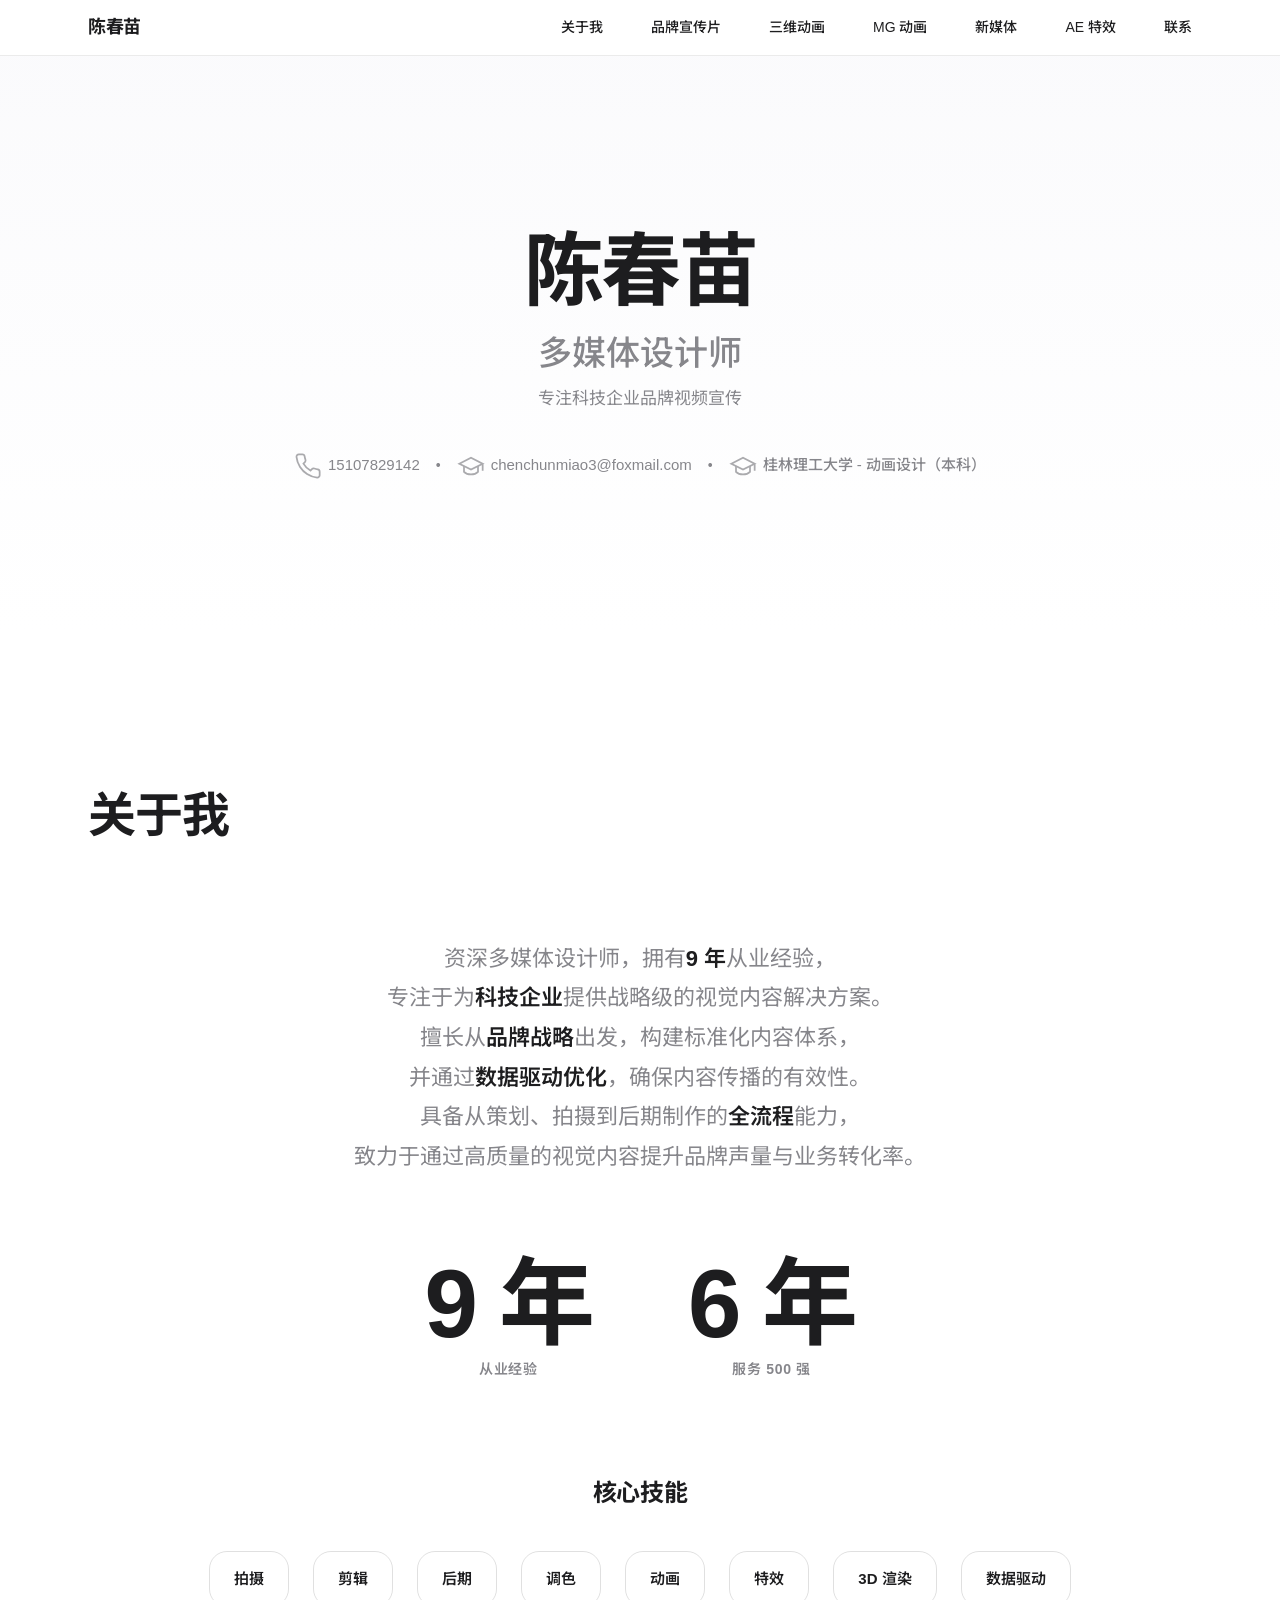
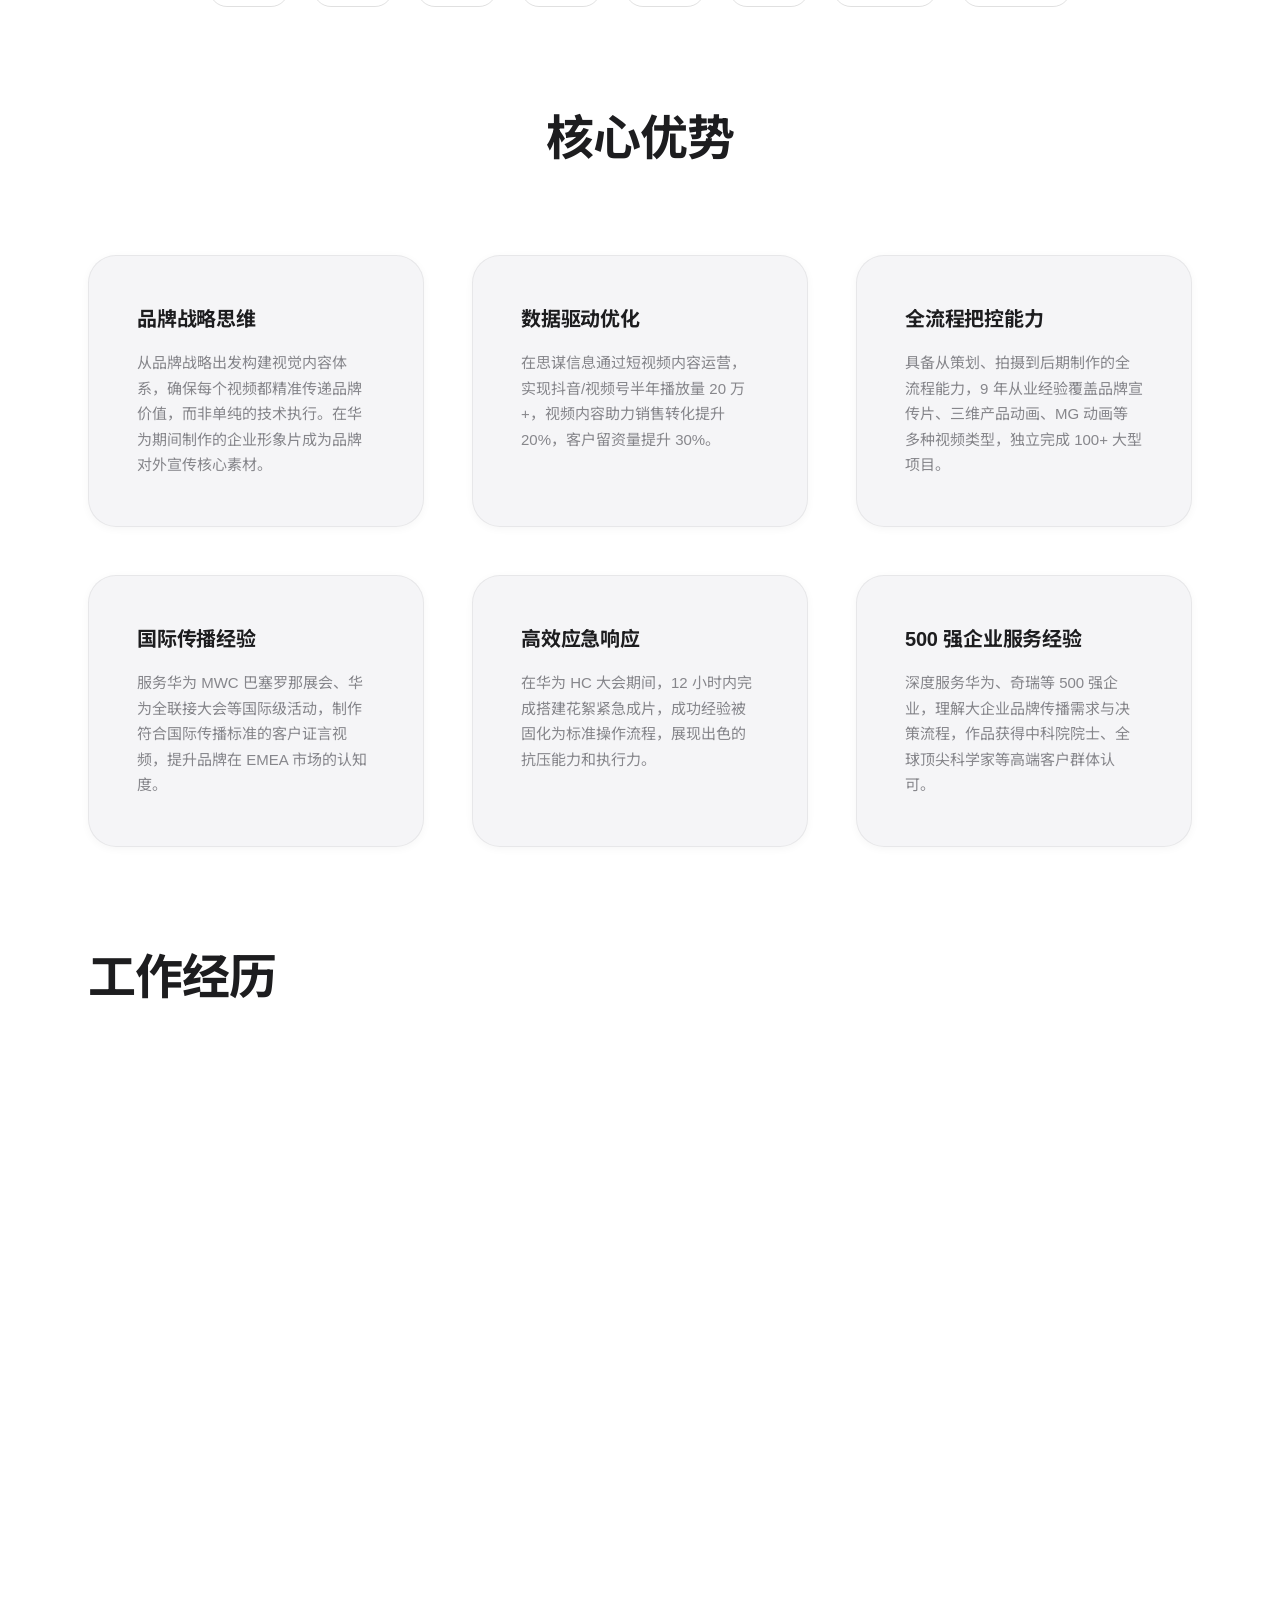
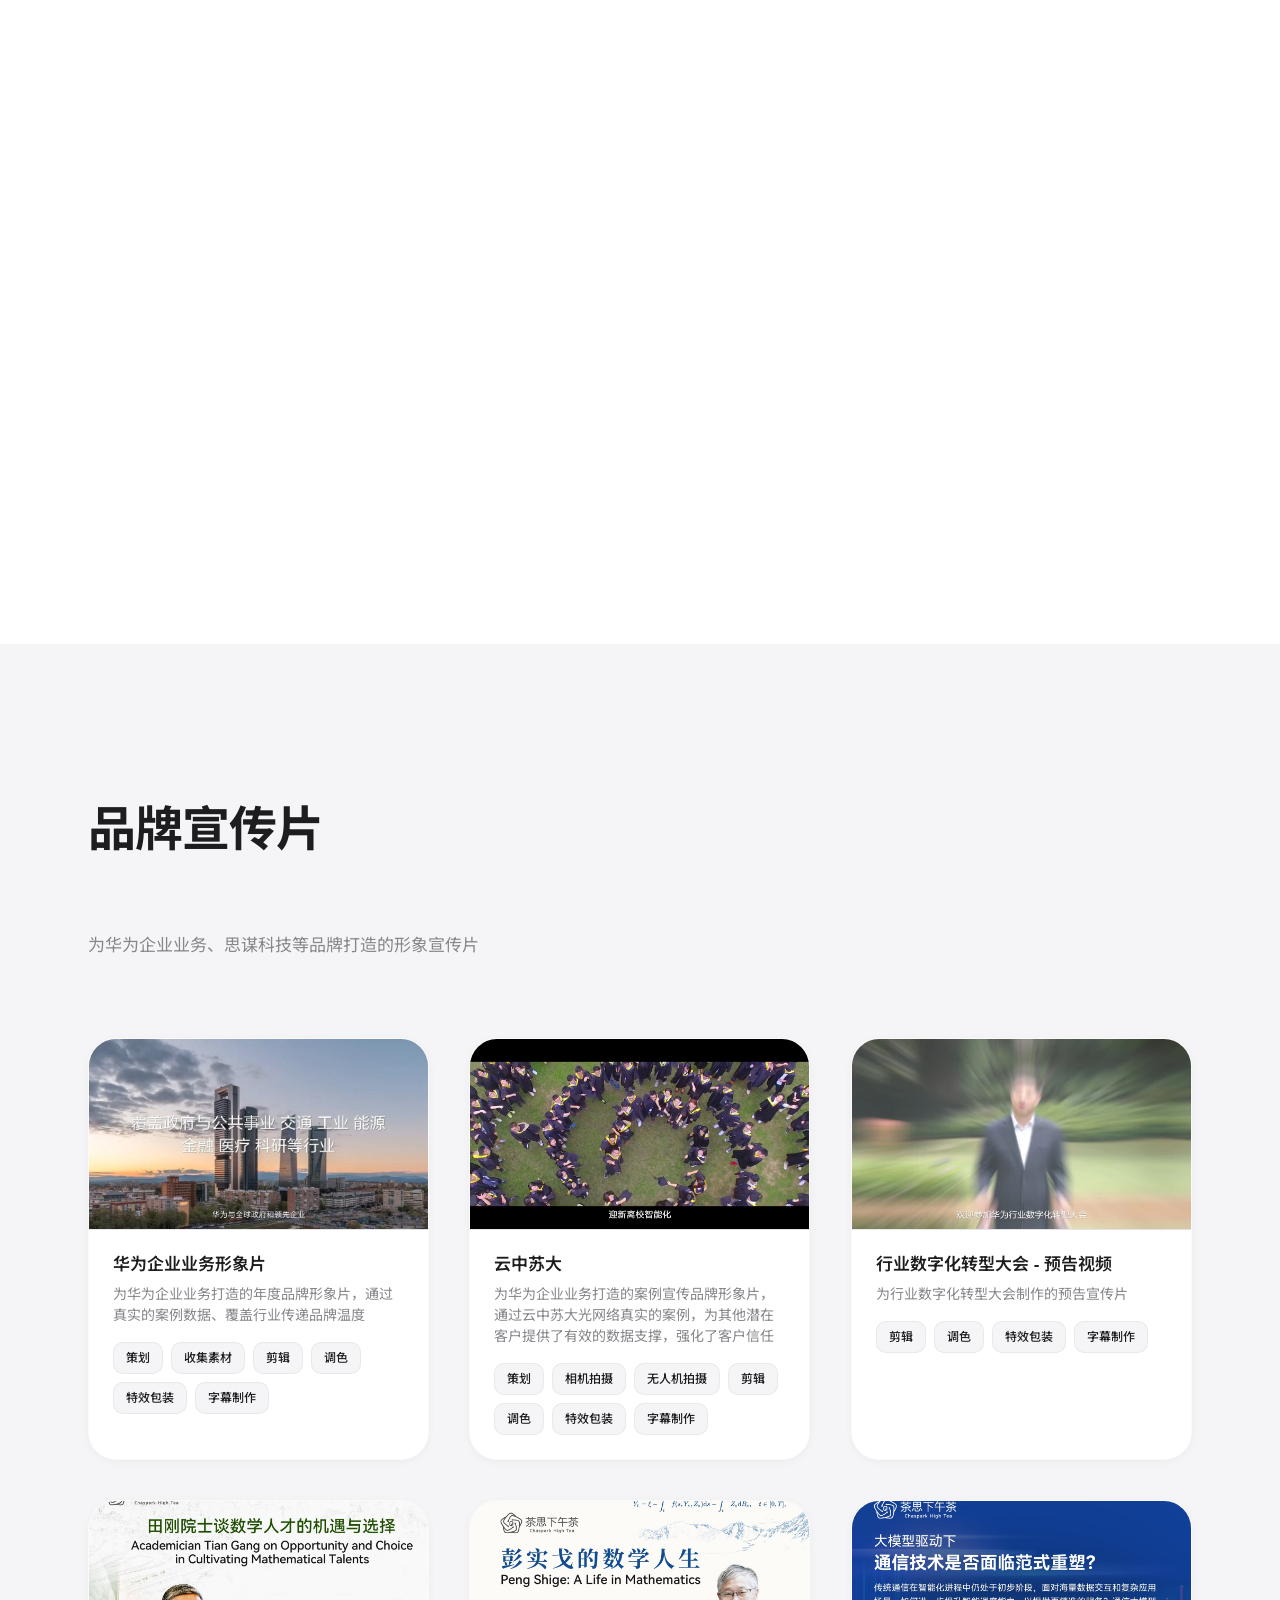
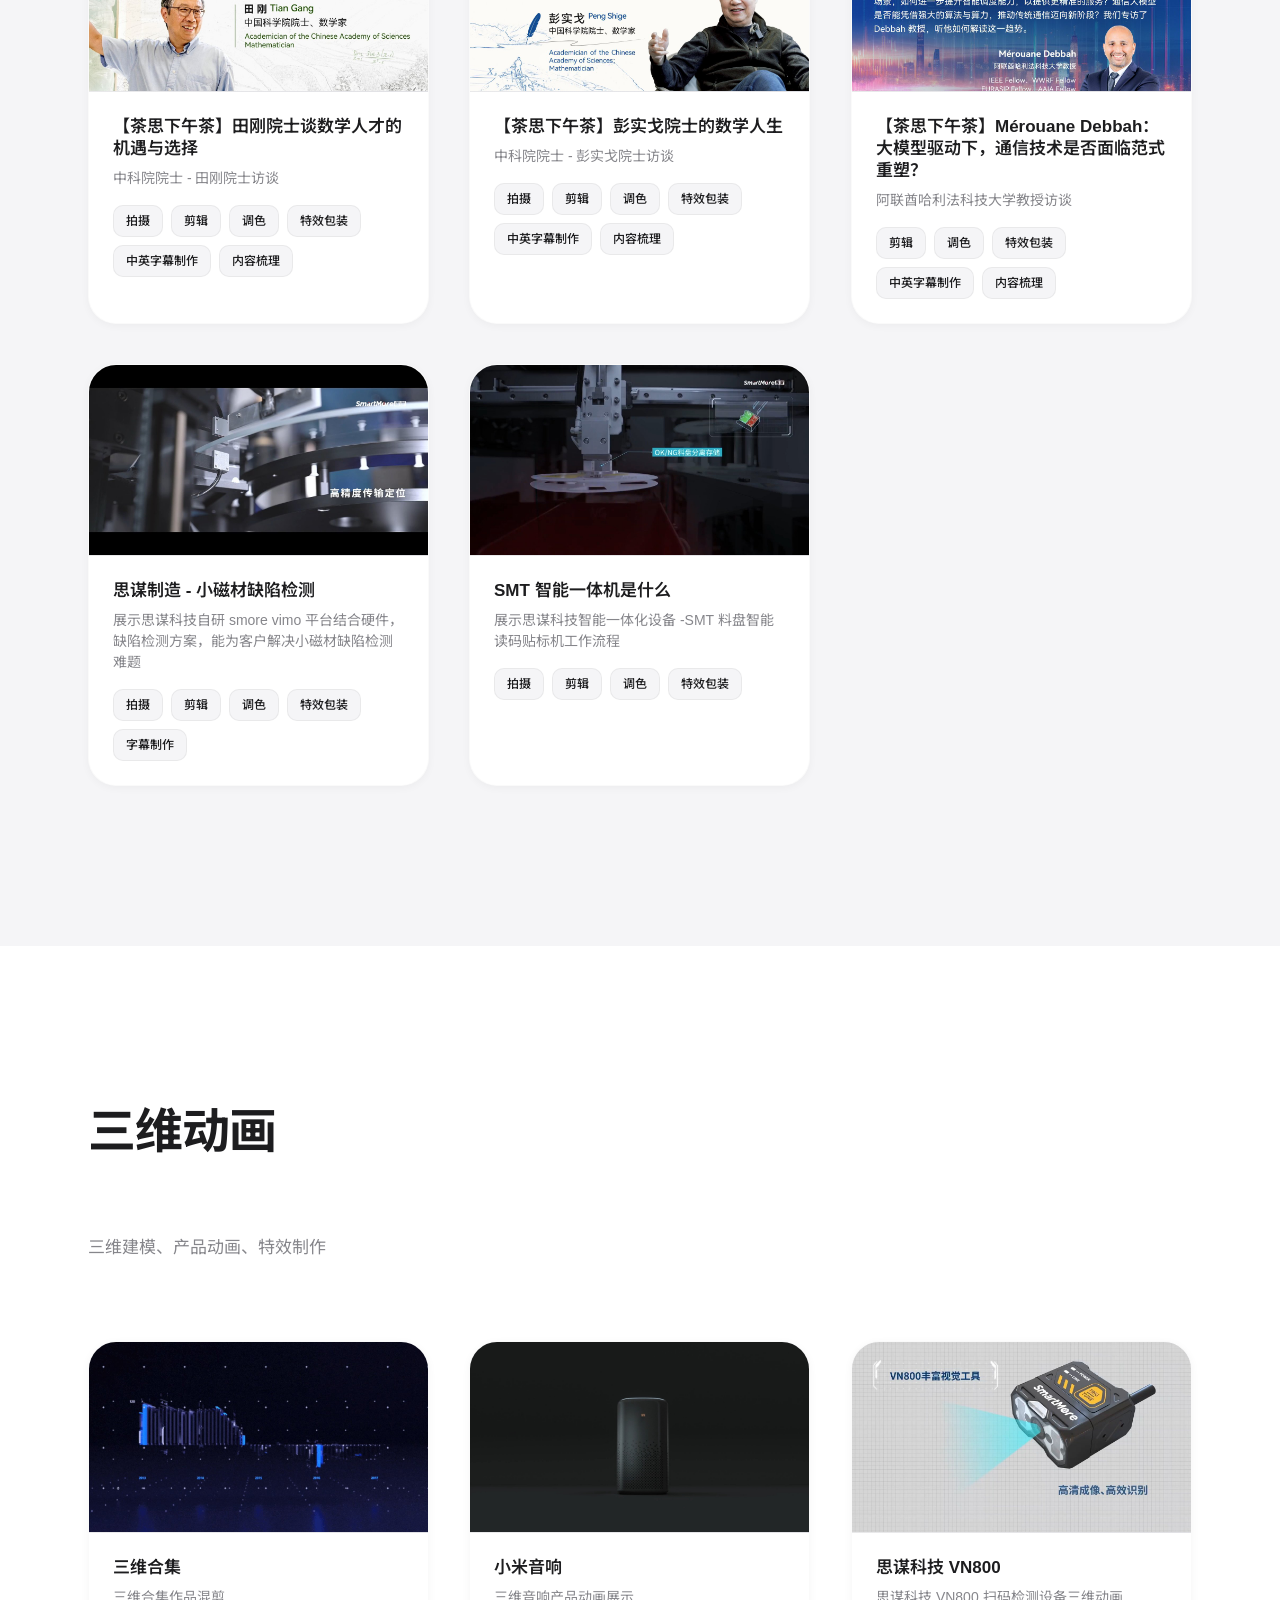
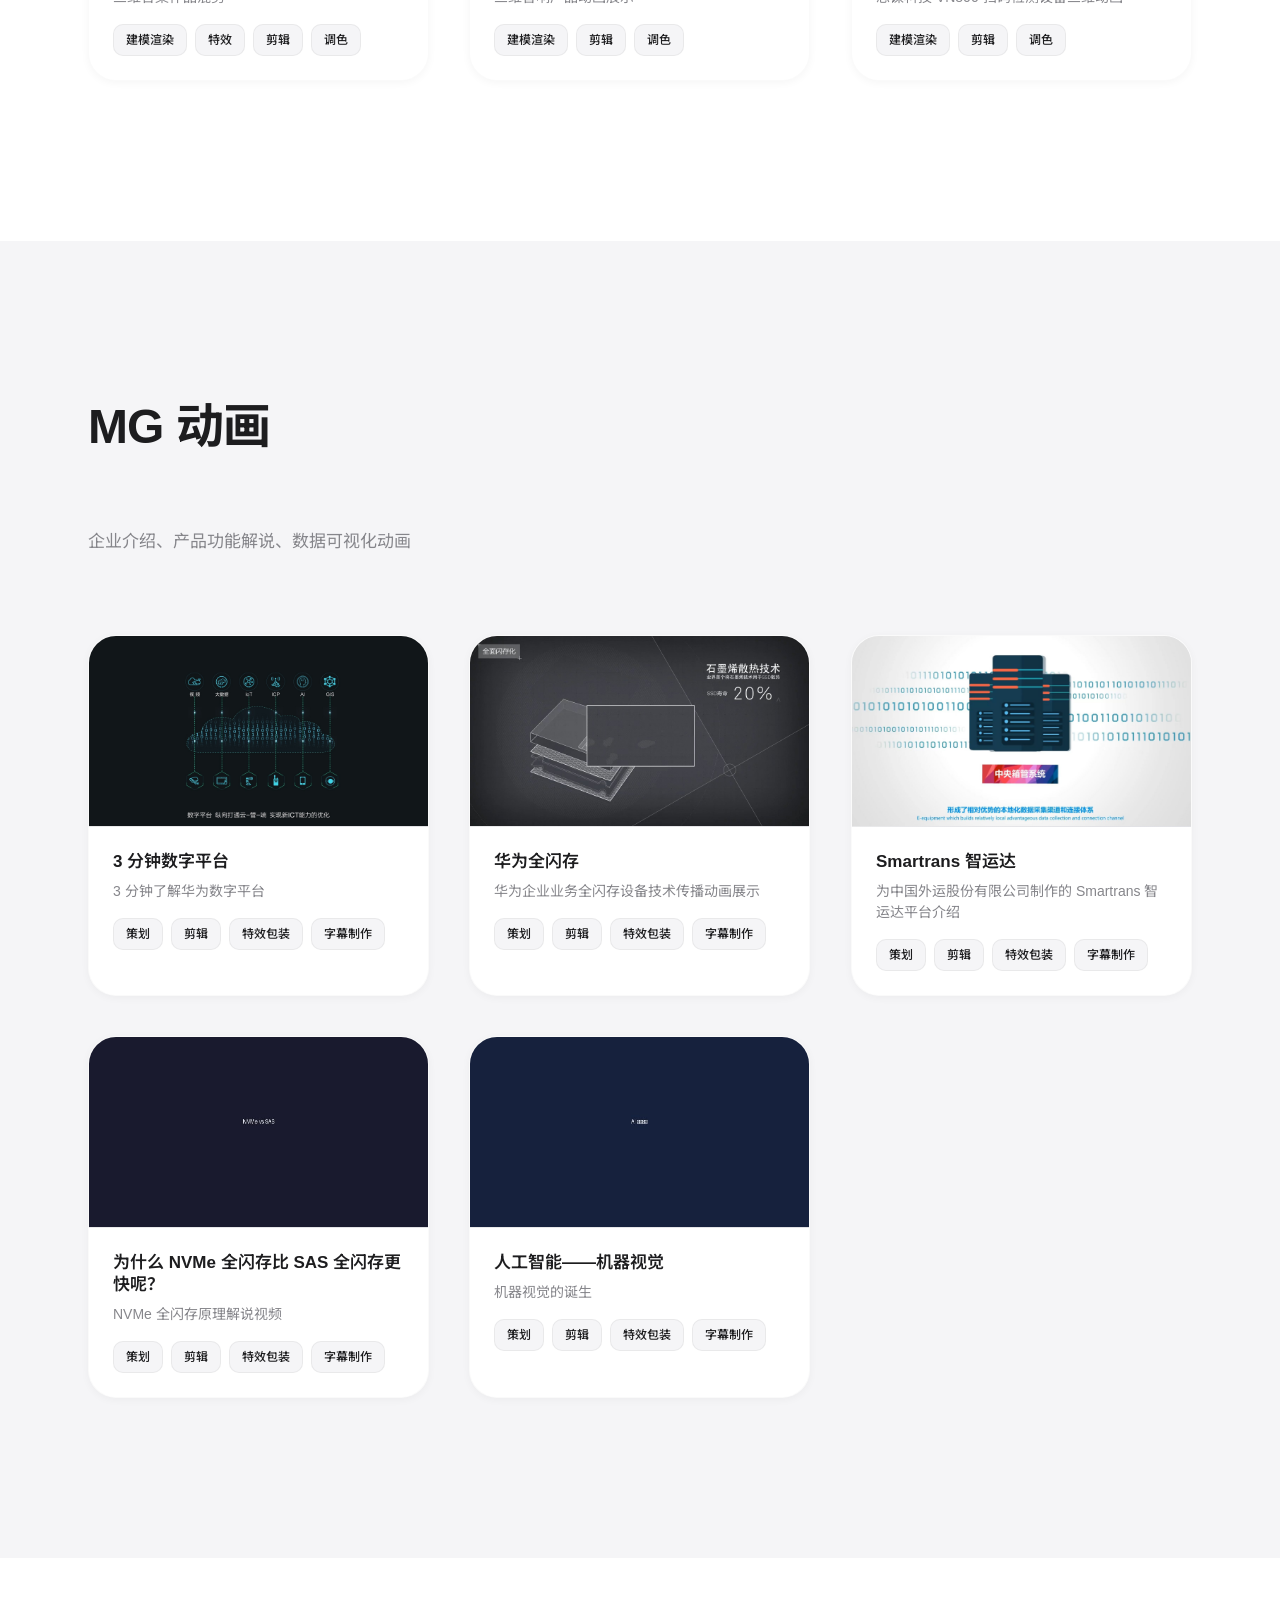
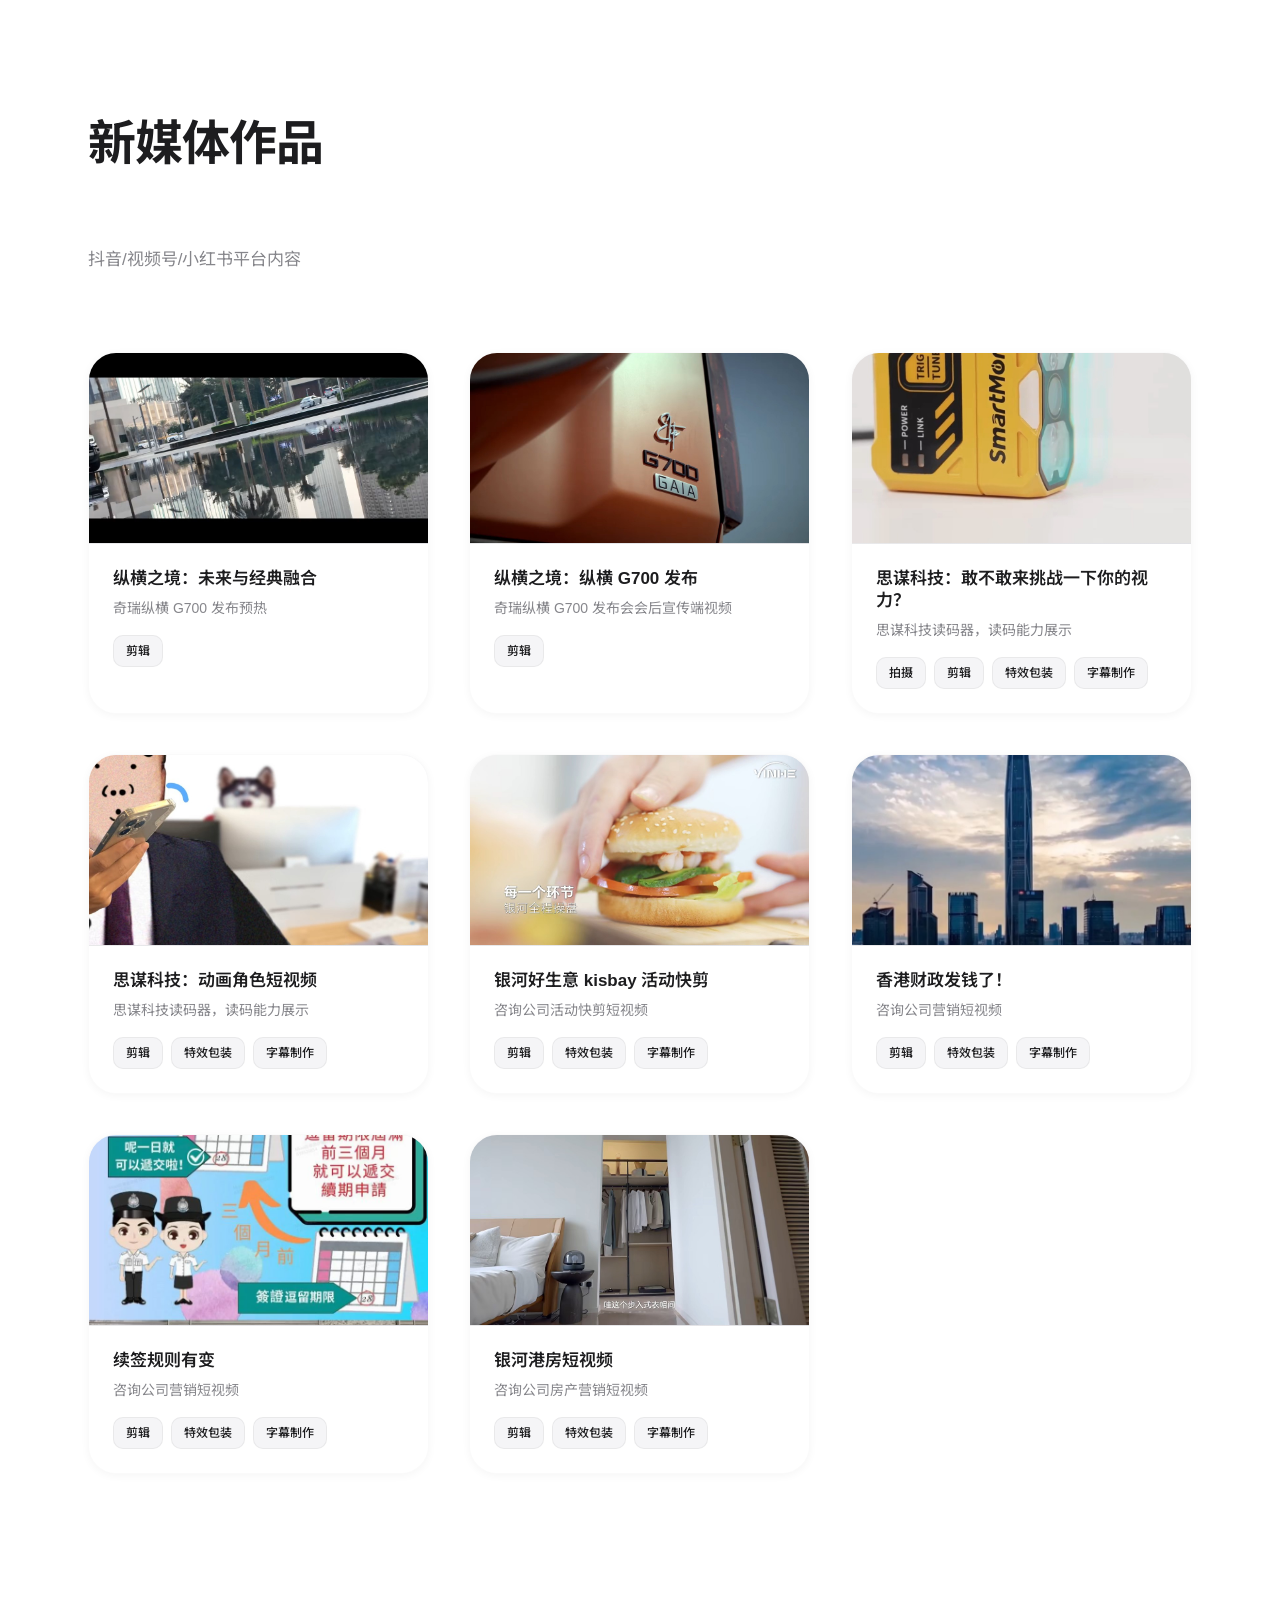
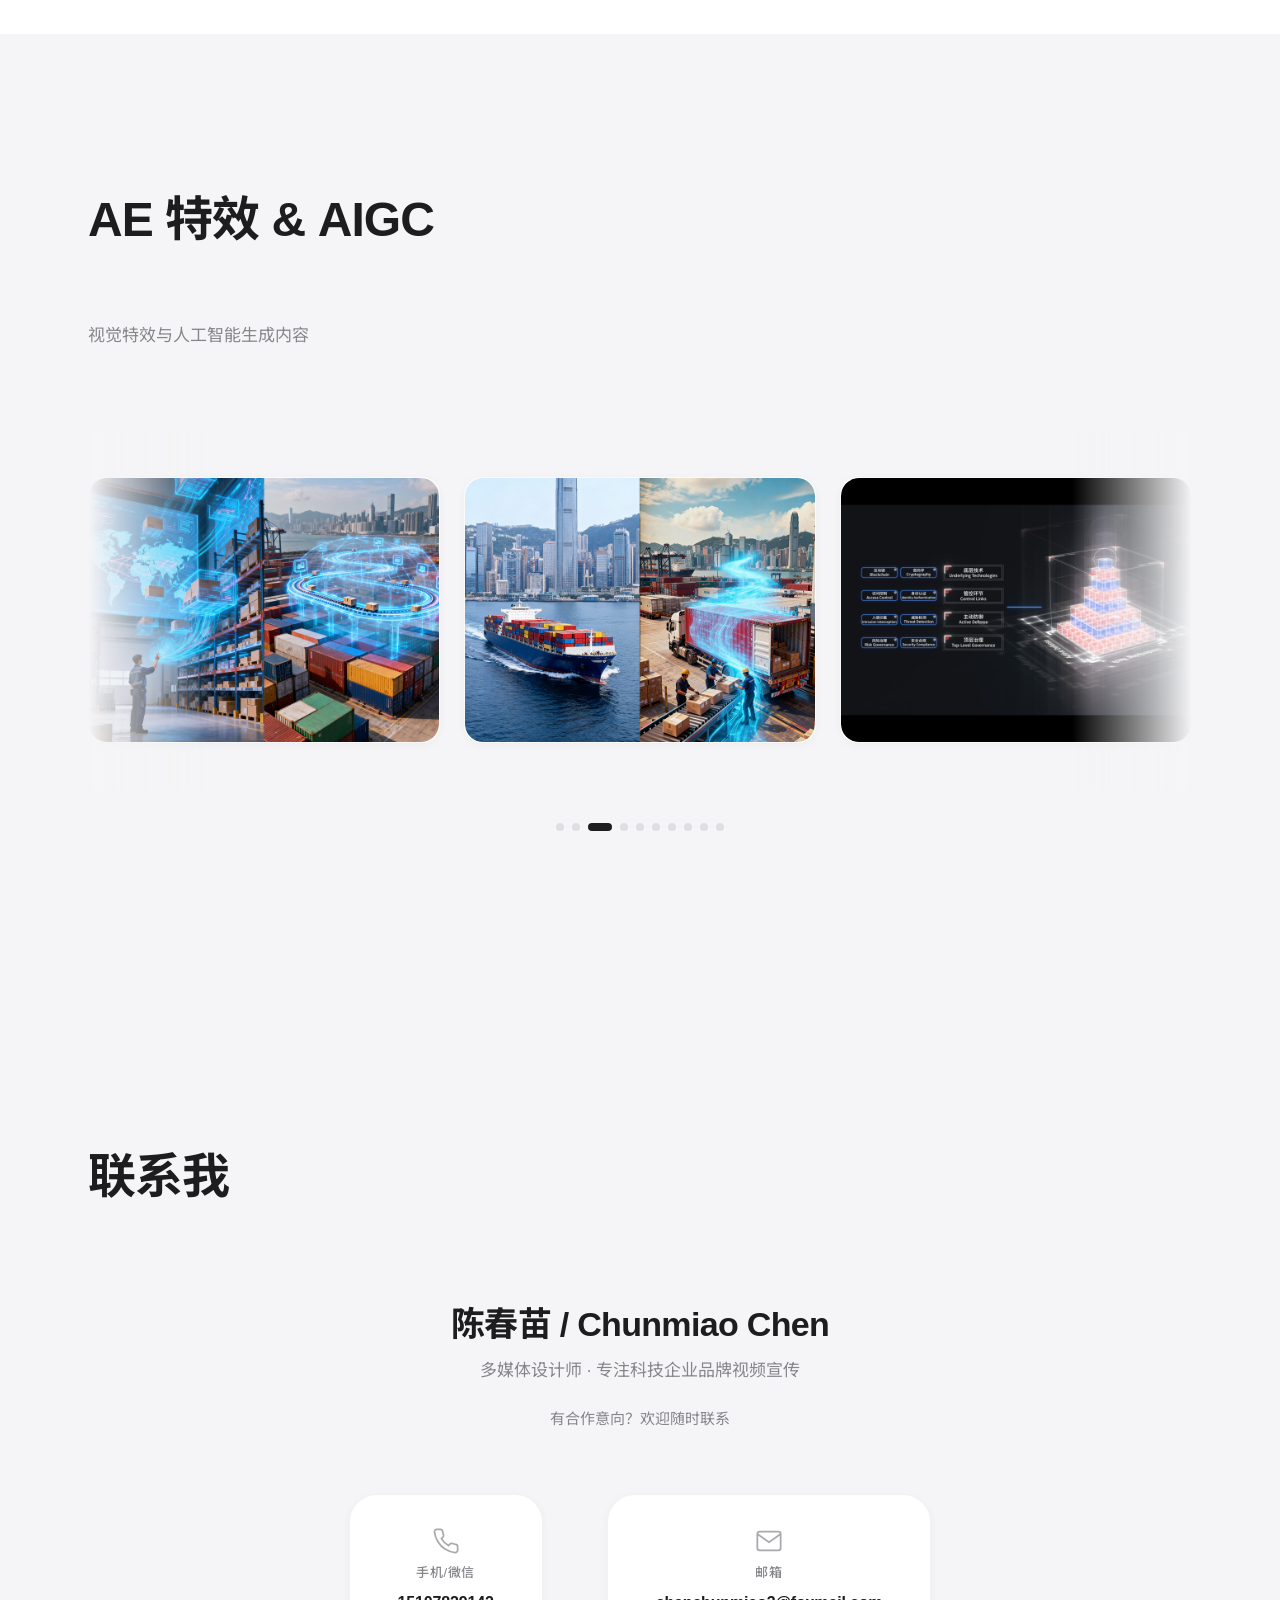
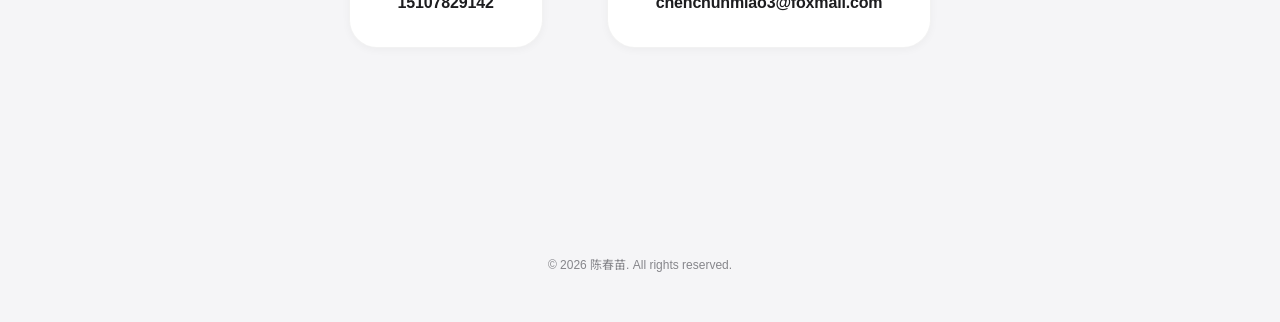
<file: index.html>
﻿<!DOCTYPE html>
<html lang="zh-CN">
<head>
  <meta charset="UTF-8">
  <meta name="viewport" content="width=device-width, initial-scale=1.0">
  <meta name="description" content="陈春苗 - 专注品牌视频宣传创作者，多媒体设计师作品集">
  <meta name="author" content="陈春苗">
  
  <title>陈春苗 | 多媒体设计师</title>
  
  <!-- Apple 风格字体栈 -->
  <link rel="preconnect" href="https://fonts.googleapis.com">
  <link rel="preconnect" href="https://fonts.gstatic.com" crossorigin>
  <link href="https://fonts.googleapis.com/css2?family=Noto+Sans+SC:wght@400;600;700&display=swap" rel="stylesheet">
  
  <link rel="stylesheet" href="styles.css">
</head>
<body>
  <!-- 导航栏 -->
  <nav class="navbar">
    <div class="nav-container">
      <a href="#" class="nav-logo">陈春苗</a>
      <div class="nav-links">
        <a href="#about" class="nav-link">关于我</a>
        <a href="#brand" class="nav-link">品牌宣传片</a>
        <a href="#3d" class="nav-link">三维动画</a>
        <a href="#mg" class="nav-link">MG 动画</a>
        <a href="#short" class="nav-link">新媒体</a>
        <a href="#ae" class="nav-link">AE 特效</a>
        <a href="#contact" class="nav-link">联系</a>
      </div>
    </div>
  </nav>

  <!-- Hero 区域 -->
  <section class="hero">
    <div class="hero-content">
      <h1 class="hero-title fade-in-up">陈春苗</h1>
      <p class="hero-subtitle fade-in-up">多媒体设计师</p>
      <p class="hero-tagline fade-in-up">专注科技企业品牌视频宣传</p>
      <div class="hero-contact">
        <a href="tel:15107829142" class="hero-contact-item fade-in-up">
          <svg class="contact-icon" viewBox="0 0 24 24" fill="none" stroke="currentColor" stroke-width="1.5">
            <path d="M22 16.92v3a2 2 0 0 1-2.18 2 19.79 19.79 0 0 1-8.63-3.07 19.5 19.5 0 0 1-6-6 19.79 19.79 0 0 1-3.07-8.67A2 2 0 0 1 4.11 2h3a2 2 0 0 1 2 1.72 12.84 12.84 0 0 0 .7 2.81 2 2 0 0 1-.45 2.11L8.09 9.91a16 16 0 0 0 6 6l1.27-1.27a2 2 0 0 1 2.11-.45 12.84 12.84 0 0 0 2.81.7A2 2 0 0 1 22 16.92z"/>
          </svg>
          15107829142
        </a>
        <span class="hero-contact-separator fade-in-up">•</span>
        <a href="mailto:chenchunmiao3@foxmail.com" class="hero-contact-item fade-in-up">
          <svg class="contact-icon" viewBox="0 0 24 24" fill="none" stroke="currentColor" stroke-width="1.5">
            <path d="M22 10v6M2 10l10-5 10 5-10 5z"/>
            <path d="M6 12v5c3 3 9 3 12 0v-5"/>
          </svg>
          chenchunmiao3@foxmail.com
        </a>
        <span class="hero-contact-separator fade-in-up">•</span>
        <span class="hero-contact-item fade-in-up">
          <svg class="contact-icon" viewBox="0 0 24 24" fill="none" stroke="currentColor" stroke-width="1.5">
            <path d="M22 10v6M2 10l10-5 10 5-10 5z"/>
            <path d="M6 12v5c3 3 9 3 12 0v-5"/>
          </svg>
          桂林理工大学 - 动画设计（本科）
        </span>
      </div>
    </div>
  </section>

  <!-- 关于我 -->
  <section id="about" class="section">
    <div class="container">
      <h2 class="section-title">关于我</h2>
      <div class="about-content">
        <div class="about-text">
          <p class="about-intro">
            <span class="fade-in-up" style="display: inline-block;">资深多媒体设计师，拥有<strong>9 年</strong>从业经验，</span>
            <span class="fade-in-up" style="display: inline-block;">专注于为<strong>科技企业</strong>提供战略级的视觉内容解决方案。</span>
            <span class="fade-in-up" style="display: inline-block;">擅长从<strong>品牌战略</strong>出发，构建标准化内容体系，</span>
            <span class="fade-in-up" style="display: inline-block;">并通过<strong>数据驱动优化</strong>，确保内容传播的有效性。</span>
            <span class="fade-in-up" style="display: inline-block;">具备从策划、拍摄到后期制作的<strong>全流程</strong>能力，</span>
            <span class="fade-in-up" style="display: inline-block;">致力于通过高质量的视觉内容提升品牌声量与业务转化率。</span>
          </p>
          <div class="about-stats-inline">
            <div class="stat-inline fade-in-up">
              <span class="stat-number-inline">9 年</span>
              <span class="stat-label-inline">从业经验</span>
            </div>
            <div class="stat-inline fade-in-up">
              <span class="stat-number-inline">6 年</span>
              <span class="stat-label-inline">服务 500 强</span>
            </div>
          </div>
        </div>
      </div>
      <div class="about-skills">
        <h3 class="skills-title fade-in-up" data-order="-1">核心技能</h3>
        <div class="skills-grid">
          <span class="skill-tag fade-in-up" data-order="0">拍摄</span>
          <span class="skill-tag fade-in-up" data-order="1">剪辑</span>
          <span class="skill-tag fade-in-up" data-order="2">后期</span>
          <span class="skill-tag fade-in-up" data-order="3">调色</span>
          <span class="skill-tag fade-in-up" data-order="4">动画</span>
          <span class="skill-tag fade-in-up" data-order="5">特效</span>
          <span class="skill-tag fade-in-up" data-order="6">3D 渲染</span>
          <span class="skill-tag fade-in-up" data-order="7">数据驱动</span>
        </div>
      </div>

      <!-- 核心优势 -->
      <div class="about-advantages">
        <h3 class="advantages-title fade-in-up">核心优势</h3>
        <div class="advantages-grid">
          <div class="advantage-card fade-in-up">
            <h4 class="advantage-heading">品牌战略思维</h4>
            <p class="advantage-desc">从品牌战略出发构建视觉内容体系，确保每个视频都精准传递品牌价值，而非单纯的技术执行。在华为期间制作的企业形象片成为品牌对外宣传核心素材。</p>
          </div>
          <div class="advantage-card fade-in-up">
            <h4 class="advantage-heading">数据驱动优化</h4>
            <p class="advantage-desc">在思谋信息通过短视频内容运营，实现抖音/视频号半年播放量 20 万+，视频内容助力销售转化提升 20%，客户留资量提升 30%。</p>
          </div>
          <div class="advantage-card fade-in-up">
            <h4 class="advantage-heading">全流程把控能力</h4>
            <p class="advantage-desc">具备从策划、拍摄到后期制作的全流程能力，9 年从业经验覆盖品牌宣传片、三维产品动画、MG 动画等多种视频类型，独立完成 100+ 大型项目。</p>
          </div>
          <div class="advantage-card fade-in-up">
            <h4 class="advantage-heading">国际传播经验</h4>
            <p class="advantage-desc">服务华为 MWC 巴塞罗那展会、华为全联接大会等国际级活动，制作符合国际传播标准的客户证言视频，提升品牌在 EMEA 市场的认知度。</p>
          </div>
          <div class="advantage-card fade-in-up">
            <h4 class="advantage-heading">高效应急响应</h4>
            <p class="advantage-desc">在华为 HC 大会期间，12 小时内完成搭建花絮紧急成片，成功经验被固化为标准操作流程，展现出色的抗压能力和执行力。</p>
          </div>
          <div class="advantage-card fade-in-up">
            <h4 class="advantage-heading">500 强企业服务经验</h4>
            <p class="advantage-desc">深度服务华为、奇瑞等 500 强企业，理解大企业品牌传播需求与决策流程，作品获得中科院院士、全球顶尖科学家等高端客户群体认可。</p>
          </div>
        </div>
      </div>
      <div class="about-experience">
        <h2 class="experience-main-title">工作经历</h2>
        <div class="experience-timeline">
<!-- 工作经历 2：自由职业短视频项目 -->
          <div class="experience-item">
            <div class="experience-time fade-in-up">2025.06 - 2026.04</div>
            <div class="experience-company fade-in-up">自由职业</div>
            <div class="experience-role fade-in-up">品牌视频顾问 / 短视频顾问</div>
            
            <!-- 摘要（固定显示） -->
            <div class="project-summary fade-in-up">
              <h4>核心项目</h4>
              <p>• <strong>奇瑞汽车技术传播项目</strong>：完成 6 个项目，包括发布会视频、竞品调研、技术传播规划案等</p>
              <p>• <strong>自由职业短视频项目</strong>：通过精准内容输出强化品牌专业形象，明确品牌建设与内容营销的职业发展方向。</p>
            </div>
            
            <!-- 折叠按钮 -->
            <button class="expand-toggle fade-in-up" onclick="toggleDetails(this)">
              <span class="btn-text">项目详情</span>
              <svg class="arrow" width="20" height="20" viewBox="0 0 24 24" fill="none" stroke="currentColor" stroke-width="2">
                <path d="M6 9l6 6 6-6"/>
              </svg>
            </button>
            
            <!-- 可折叠内容 -->
            <div class="collapsible-content">
              <div class="project-details">
                <h4>自由职业短视频项目</h4>
                <div class="detail-section">
                  <strong>背景：</strong>
                  <span>深圳自由职业需通过短视频触达潜在企业客户，提升行业影响力。</span>
                </div>
                <div class="detail-section">
                  <strong>职责：</strong>
                  <span>短视频内容策划与制作。</span>
                </div>
                <div class="detail-section">
                  <strong>行动：</strong>
                  <span>深入调研目标客户（中小型企业主）内容偏好，确立"轻知识+案例"内容方向。</span>
                </div>
                <div class="detail-section">
                  <strong>成果：</strong>
                  <span>通过项目实践，完成多个短视频项目，积累了品牌短视频宣传建设实战经验，明确未来从事品牌宣传与内容策略的职业方向。</span>
                </div>
              </div>
              
              <!-- 奇瑞汽车技术传播项目（原奇瑞汽车经历，合并至自由职业周期内） -->
              <div class="project-details">
                <h4>项目一：纵横汽车发布会短视频剪辑</h4>
                <div class="detail-section">
                  <strong>背景：</strong>
                  <span>为纵横汽车发布会制作宣发视频，用于会后传播与品牌曝光。</span>
                </div>
                <div class="detail-section">
                  <strong>职责：</strong>
                  <span>负责发布会短视频从创意到落地的全流程。</span>
                </div>
                <div class="detail-section">
                  <strong>行动：</strong>
                  <span>完成视频的后期剪辑与合成。</span>
                </div>
                <div class="detail-section">
                  <strong>成果：</strong>
                  <span>成功制作出符合发布会调性的宣传视频，有效传递了核心信息，为发布会会后传播提供了关键素材。</span>
                </div>
              </div>
              
              <div class="project-details">
                <h4>项目二：车展调研（比亚迪技术）</h4>
                <div class="detail-section">
                  <strong>背景：</strong>
                  <span>调研竞品技术传播展示方式，为内部技术传播方案提供方向支撑。</span>
                </div>
                <div class="detail-section">
                  <strong>职责：</strong>
                  <span>负责竞品技术调研与分析。</span>
                </div>
                <div class="detail-section">
                  <strong>行动：</strong>
                  <span>深度调研比亚迪在车展展示的技术亮点，分析其技术路径、传播策略及用户感知点，并完成结构化汇报。</span>
                </div>
                <div class="detail-section">
                  <strong>成果：</strong>
                  <span>形成深度竞品分析报告，为团队提供了宝贵的市场洞察和决策依据，辅助自身技术传播策略的优化。</span>
                </div>
              </div>
              
              <div class="project-details">
                <h4>项目三：技术传播规划案撰写</h4>
                <div class="detail-section">
                  <strong>背景：</strong>
                  <span>支撑技术定义品牌高度宣传，强化用户对技术的信任。</span>
                </div>
                <div class="detail-section">
                  <strong>职责：</strong>
                  <span>制定技术传播规划案，从竞品分析 - 账号创建 - 内容策划 - 落地执行 - 传播渠道 - 数据收集 - 反馈优化形成完整闭环。</span>
                </div>
                <div class="detail-section">
                  <strong>行动：</strong>
                  <span>撰写整体技术传播方案和长期规划案，明确阶段目标、核心信息、渠道策略和衡量指标。</span>
                </div>
                <div class="detail-section">
                  <strong>成果：</strong>
                  <span>输出了体系化的技术传播路线图，确保了各项技术传播活动有章可循，协同一致，指向清晰的业务目标，构建用户与企业之间的信任桥梁。</span>
                </div>
              </div>
              
              <div class="project-details">
                <h4>项目四：发布会汽车技术亮点梳理与转化</h4>
                <div class="detail-section">
                  <strong>背景：</strong>
                  <span>发布会上屏材料撰写、用户语言转化。</span>
                </div>
                <div class="detail-section">
                  <strong>职责：</strong>
                  <span>将专业术语"翻译"为用户语言，使卖点传播清晰。</span>
                </div>
                <div class="detail-section">
                  <strong>行动：</strong>
                  <span>将复杂的汽车技术参数和术语，转化为用户可感知、易理解的利益点和场景化语言。</span>
                </div>
                <div class="detail-section">
                  <strong>成果：</strong>
                  <span>建立了技术信息的知识传播体系，显著提升了技术沟通的效率和共鸣感，为所有对外传播内容奠定了"用户导向"的基础。</span>
                </div>
              </div>
              
              <div class="project-details">
                <h4>项目五：冬季质量万里行技术方案活动策划</h4>
                <div class="detail-section">
                  <strong>背景：</strong>
                  <span>借助质量万里行活动，开展技术传播。</span>
                </div>
                <div class="detail-section">
                  <strong>职责：</strong>
                  <span>策划以技术为核心的主题落地活动。</span>
                </div>
                <div class="detail-section">
                  <strong>行动：</strong>
                  <span>策划"冬季质量万里行"活动整体方案，将技术验证融入实地挑战场景，策划活动流程、传播点及内容呈现形式。</span>
                </div>
                <div class="detail-section">
                  <strong>成果：</strong>
                  <span>打造了沉浸式的技术体验活动，通过真实严苛的环境验证产品可靠性，并生成大量可信内容，强化品牌技术实力印记。</span>
                </div>
              </div>
              
              <div class="project-details">
                <h4>项目六：汽车技术展具规划</h4>
                <div class="detail-section">
                  <strong>背景：</strong>
                  <span>以用户可触摸、可感知、可体验为核心，汽车展具为载体、展示技术如何解决用户痛点。</span>
                </div>
                <div class="detail-section">
                  <strong>职责：</strong>
                  <span>规划线下实体展示体验。</span>
                </div>
                <div class="detail-section">
                  <strong>行动：</strong>
                  <span>拉通研发部门，规划用于车展、展厅的技术展具，明确展示目标、互动体验方式、技术原理演示手法及整体视觉设计。</span>
                </div>
                <div class="detail-section">
                  <strong>成果：</strong>
                  <span>将抽象技术转化为可触摸、可感知的实体互动体验，策划参展活动，在线下场景有效吸引关注，并直观传递了技术核心价值。</span>
                </div>
              </div>
            </div>
          </div><!-- 自由职业结束（含奇瑞汽车内容） -->
          
          

<!-- 工作经历 1：华为技术 -->
          <div class="experience-item">
            <div class="experience-time fade-in-up">2023.03 - 2025.06</div>
            <div class="experience-company fade-in-up">华为技术有限公司 企业业务品牌部/茶思屋科技网站</div>
            <div class="experience-role fade-in-up">视频编辑</div>
            
            <!-- 摘要（固定显示） -->
            <div class="project-summary fade-in-up">
              <h4>核心项目</h4>
              <p>• <strong>华为茶思下午茶高端访谈栏目</strong>：打造高质量科学家访谈栏目，B 站视频播放量通过数据驱动，进行叙事优化，实现同栏目视频播放量提升20倍</p>
              <p>• <strong>华为全联接大会全流程影像服务</strong>：12 小时内完成紧急成片，成功经验固化为标准操作流程</p>
              <p>• <strong>巴塞罗那 MWC 客户证言视频</strong>：在现场播放，成为海外市场拓展的品牌背书资产</p>
            </div>
            
            <!-- 折叠按钮 -->
            <button class="expand-toggle fade-in-up" onclick="toggleDetails(this)">
              <span class="btn-text">项目详情</span>
              <svg class="arrow" width="20" height="20" viewBox="0 0 24 24" fill="none" stroke="currentColor" stroke-width="2">
                <path d="M6 9l6 6 6-6"/>
              </svg>
            </button>
            
            <!-- 可折叠内容 -->
            <div class="collapsible-content">
              <div class="project-details">
                <h4>项目一：华为茶思下午茶高端访谈栏目</h4>
                <div class="detail-section">
                  <strong>背景：</strong>
                  <span>为提升华为黄大年茶思屋科技网站在全球顶尖科学家群体中的影响力，打造高质量访谈栏目。</span>
                </div>
                <div class="detail-section">
                  <strong>职责：</strong>
                  <span>项目主导，负责茶思下午茶栏目板块内容全流程制作与运营（策划、拍摄、后期、数据复盘）。</span>
                </div>
                <div class="detail-section">
                  <strong>行动：</strong>
                  <span>全流程主导，独立完成从嘉宾访谈拍摄（如把控现场访谈的灯光、构图与收音）到后期剪辑、AE 动效包装及文案梳理的全过程。数据驱动优化：系统性分析用户浏览数据（如停留时长、人群分布、浏览时间节点、点击量等），针对栏目中 Mérouane Debbah 教授技术访谈在 B 站播放量较低（282 次）的情况，总结出"技术内容需优化叙事结构"的经验，并应用于后续内容迭代。</span>
                </div>
                <div class="detail-section">
                  <strong>成果：</strong>
                  <span>主导的「田刚院士谈数学人才的机遇与选择」视频在 B 站获得 6113 次播放，通过分析优化有效提升了同类型视频浏览量（比之前翻了 20 倍）与专业调性。</span>
                </div>
              </div>
              
              <div class="project-details">
                <h4>项目二：华为全联接大会（HC 大会）全流程影像服务</h4>
                <div class="detail-section">
                  <strong>背景：</strong>
                  <span>为年度旗舰活动"华为全联接大会"提供全周期影像支持，用于全球传播与客户转化。</span>
                </div>
                <div class="detail-section">
                  <strong>职责：</strong>
                  <span>前期 - 策划搭建、花絮拍摄脚本，组织团队分工并协调外部供应商完成拍摄、独立完成搭建视频；现场 - 重点客户参观跟拍；同步记录客户参观动态，实时整理影像素材；后期 - 按传播场景分类梳理素材，为社媒宣传提供即剪即用的内容基础。</span>
                </div>
                <div class="detail-section">
                  <strong>成果：</strong>
                  <span>高效响应与资产沉淀：针对管理层对会场搭建经验沉淀的特定需求，主导团队在一周内高效完成从策划到成片的全流程，视频作为关键过程资产用于内部复盘与知识传承。敏捷交付与标准建立：在华为全联接大会中，面对紧急需求，12 小时内完成搭建花絮的紧急成片，其成功经验被固化为标准操作流程，提升了团队整体应急响应能力。</span>
                </div>
              </div>
              
              <div class="project-details">
                <h4>项目三：巴塞罗那世界移动通信大会（MWC）客户证言视频制作与产品发布协同（海外展会项目）</h4>
                <div class="detail-section">
                  <strong>背景：</strong>
                  <span>为公司在全球顶级行业展会——巴塞罗那 MWC 上的品牌亮相，制作符合国际传播标准的客户证言视频及产品发布视频，核心目标为提升品牌在 EMEA（欧洲、中东、非洲）市场的认知度与信任度。</span>
                </div>
                <div class="detail-section">
                  <strong>职责：</strong>
                  <span>基于展会传播诉求，设计制作客户证言 keynote 视频；协助团队对接供应商供应商完成视频，全程指导特效风格与内容呈现，确保品牌在内容层面视觉与体验层面、合规层面、素材使用层面符合海外传播标准。</span>
                </div>
                <div class="detail-section">
                  <strong>成果：</strong>
                  <span>在现场播放，成为海外市场拓展的品牌背书资产。</span>
                </div>
              </div>
            </div>
          </div>
          
          

<!-- 工作经历 3：思谋信息 -->
          <div class="experience-item">
            <div class="experience-time fade-in-up">2022.03 - 2023.03</div>
            <div class="experience-company fade-in-up">深圳思谋信息科技有限公司</div>
            <div class="experience-role fade-in-up">视频剪辑师（市场品牌部）</div>
            
            <!-- 摘要（固定显示） -->
            <div class="project-summary fade-in-up">
              <h4>核心项目</h4>
              <p>• <strong>短视频平台内容运营</strong>：半年内总播放量突破 20 万+，助力销售转化率提升 20%</p>
              <p>• <strong>场景化视觉内容制作</strong>：工厂设备应用视频直接助力销售转化，获"优秀视觉支持团队"称号</p>
              <p>• <strong>产品三维动画制作</strong>：工业相机等产品三维渲染，技术可视化呈现</p>
            </div>
            
            <!-- 折叠按钮 -->
            <button class="expand-toggle fade-in-up" onclick="toggleDetails(this)">
              <span class="btn-text">项目详情</span>
              <svg class="arrow" width="20" height="20" viewBox="0 0 24 24" fill="none" stroke="currentColor" stroke-width="2">
                <path d="M6 9l6 6 6-6"/>
              </svg>
            </button>
            
            <!-- 可折叠内容 -->
            <div class="collapsible-content">
              <div class="project-details">
                <h4>项目一：短视频平台内容运营</h4>
                <div class="detail-section">
                  <strong>岗位角色：</strong>
                  <span>负责市场品牌部门短视频制作、3D 动画渲染、视觉内容策划等工作的统筹与执行，推动团队满足多部门宣传需求，推动品牌传播与业务转化。</span>
                </div>
                <div class="detail-section">
                  <strong>核心职责：</strong>
                  <span>主导抖音、视频号等社交平台的内容策略与视频制作。专注于机器视觉产品，独立完成脚本撰写、拍摄与后期剪辑。通过数据分析持续优化内容，提升平台视频总播放量，制作的教程与场景化视频有效提升了用户认知，重点产出三维产品动画教程（如机器视觉镜头产品展示动画、结构动画等），直观解析产品功能与操作逻辑。</span>
                </div>
                <div class="detail-section">
                  <strong>成果：</strong>
                  <span>运营抖音等平台视频内容，半年内总播放量突破 20 万+。通过制作清晰的产品教程类视频，直接助力销售转化率提升 20%，间接助力客户留资量提升 30%，客户诉率降低 15%。</span>
                </div>
              </div>
              
              <div class="project-details">
                <h4>项目二：场景化视觉内容制作</h4>
                <div class="detail-section">
                  <strong>核心职责：</strong>
                  <span>统筹客户案例拍摄与工厂设备应用场景记录，通过镜头语言呈现产品在实际生产中的落地效果，强化销售洽谈时的视觉说服力；完成展厅场景拍摄，打造适配线下展示的视觉素材，提升品牌线下触点的专业形象。</span>
                </div>
                <div class="detail-section">
                  <strong>成果：</strong>
                  <span>工厂设备应用视频直接助力销售转化率提升 20%；由于在客户工厂设备流程展示中提供了优质的视觉支持，团队获得了重点客户的"优秀视觉支持团队"称号。</span>
                </div>
                <div class="detail-section">
                  <strong>跨领域内容支撑：</strong>
                  <span>负责产品 3D 动画渲染制作，保障设备安装使用说明、技术原理等专业内容的视觉呈现；协调设备资源与拍摄团队，满足运营部门对各类宣传物料的紧急需求，确保内容高效及时地供应。</span>
                </div>
              </div>
              
              <div class="project-details">
                <h4>项目三：产品三维动画制作</h4>
                <div class="detail-section">
                  <strong>核心职责：</strong>
                  <span>负责工业相机、业态镜头、产品一体机等产品的三维渲染、拍摄等，深入掌握三维动画制作与渲染技能，具备从创意构思、模型搭建、材质渲染到动画效果呈现的全流程处理能力。</span>
                </div>
                <div class="detail-section">
                  <strong>实践应用：</strong>
                  <span>在工业相机产品宣传项目中，负责三维创意制作，结合产品核心技术亮点，包括技术可视化呈现逻辑、画面风格定位等，将复杂的产品技术转化为直观易懂的三维动画内容。此外，自主完成多个三维作品，例如小米音响的动画视频，生动展示产品外观与功能细节；蓝牙无线接收器的爆炸图动画，清晰呈现内部结构；在材质表现和光影效果上追求高品质呈现。</span>
                </div>
                <div class="detail-section">
                  <strong>价值体现：</strong>
                  <span>通过专业的三维制作，有效提升产品技术传播效率，让受众更易理解产品优势，充分展现自身三维制作领域的专业实践能力。</span>
                </div>
              </div>
            </div>
          </div>
          
          

<!-- 工作经历 4：华为（2018-2022） -->
          <div class="experience-item">
            <div class="experience-time fade-in-up">2018.08 - 2022.03</div>
            <div class="experience-company fade-in-up">华为技术有限公司 企业业务品牌部</div>
            <div class="experience-role fade-in-up">视频剪辑师</div>
            
            <!-- 摘要（固定显示） -->
            <div class="project-summary fade-in-up">
              <h4>核心项目</h4>
              <p>• <strong>华为企业业务形象片</strong>：清晰化业务定位，将抽象技术转化为具体行业价值，成为品牌对外宣传核心素材</p>
              <p>• <strong>长春一汽案例视频</strong>：生动呈现数字化转型应用成效，成为汽车行业品牌宣传与业务推广重要素材</p>
              <p>• <strong>多元化宣传内容</strong>：数字人视频、案例宣传、展厅宣传、产品直播、年会视频等</p>
            </div>
            
            <!-- 折叠按钮 -->
            <button class="expand-toggle fade-in-up" onclick="toggleDetails(this)">
              <span class="btn-text">项目详情</span>
              <svg class="arrow" width="20" height="20" viewBox="0 0 24 24" fill="none" stroke="currentColor" stroke-width="2">
                <path d="M6 9l6 6 6-6"/>
              </svg>
            </button>
            
            <!-- 可折叠内容 -->
            <div class="collapsible-content">
              <div class="project-details">
                <h4>项目一：华为企业业务形象片制作</h4>
                <div class="detail-section">
                  <strong>项目背景：</strong>
                  <span>打造符合品牌调性的科技感企业形象宣传内容，华为企业业务不再是单一的通信设备提供商，而是全球各行业数字化转型的"同路人"与"赋能者"。</span>
                </div>
                <div class="detail-section">
                  <strong>核心职责：</strong>
                  <span>全程主导内容策划与制作，包括基于宣传诉求梳理脚本框架、筛选核心素材、独立完成剪辑与调色；并负责科技特效设计、无人机航拍统筹及背景音乐匹配，全程把控视频风格统一。</span>
                </div>
                <div class="detail-section">
                  <strong>成果：</strong>
                  <span>产出的形象片精准传递企业科技属性，提升品牌高度与信任度，清晰化业务定位，将抽象技术转化为具体行业价值（如提升金融效率、保障交通安全、推动能源绿色化），成为品牌对外宣传核心素材，通过展示众多成功的合作案例和美好的未来愿景，激发客户的咨询与合作欲望。</span>
                </div>
              </div>
              
              <div class="project-details">
                <h4>项目二：长春一汽案例视频制作（汽车行业数字化转型解决方案宣传）</h4>
                <div class="detail-section">
                  <strong>项目背景：</strong>
                  <span>制作高质量的案例视频，展示公司解决方案在汽车行业数字化转型应用的成效，提升品牌在汽车领域的影响力，助力业务拓展。</span>
                </div>
                <div class="detail-section">
                  <strong>核心职责：</strong>
                  <span>主导视频制作。基于客户业务场景与解决方案亮点策划脚本叙事框架；深入一汽工厂现场拍摄关键应用画面，拍摄客户负责人访谈；独立完成后期剪辑、调色与包装，确保视频动态符合品牌标准。</span>
                </div>
                <div class="detail-section">
                  <strong>成果：</strong>
                  <span>长春一汽案例视频生动地呈现了公司解决方案在汽车生产中的数字化实际应用价值，清晰地传递了合作亮点与成效，成为公司在汽车行业进行品牌宣传与业务推广的重要素材；有效提升了客户对公司解决方案的关注度与信任度，为后续业务合作奠定了良好的基础。</span>
                </div>
              </div>
              
              <div class="project-details">
                <h4>其他项目：多元化宣传内容制作</h4>
                <div class="detail-section">
                  <strong>数字人视频：</strong>
                  <span>主导绿幕拍摄流程，完成数字人、MOOC 课程录制与后期剪辑，协调需求部门，保障内容专业性和观看流畅度满足需求部门要求。</span>
                </div>
                <div class="detail-section">
                  <strong>案例宣传：</strong>
                  <span>从前期需求沟通切入，制定拍摄方案，统筹无人机航拍业务场景，独立完成后期剪辑，将客户案例转化为可视化宣传内容。</span>
                </div>
                <div class="detail-section">
                  <strong>展厅宣传：</strong>
                  <span>对接展厅需求方明确传播重点，协调跨部门时间与人员分工，策划脚本并完成后期制作，产出适配展厅场景的宣传视频。</span>
                </div>
                <div class="detail-section">
                  <strong>产品宣传直播：</strong>
                  <span>担任主摄像，协调团队分工，把控直播画面构图与精细化，保障产品细节与演示场景清晰呈现。</span>
                </div>
                <div class="detail-section">
                  <strong>产品三维制作：</strong>
                  <span>负责创意执行，基于产品技术亮点向供应商提供创意参考方向，指导三维动画呈现产品核心优势，利用产品技术进行可视化传播。</span>
                </div>
                <div class="detail-section">
                  <strong>年会视频制作：</strong>
                  <span>负责策划、资料收集，明确展示重点，独立完成视频剪辑以及特效包装，最终成片在会上播放，获得领导一致好评。</span>
                </div>
              </div>
            </div>
          </div>
          
          

<!-- 工作经历 5：古德菲力集团 -->
          <div class="experience-item">
            <div class="experience-time fade-in-up">2017.01 - 2018.08</div>
            <div class="experience-company fade-in-up">深圳古德菲力集团</div>
            <div class="experience-role fade-in-up">视频剪辑师（市场品牌部）</div>
            
            <!-- 摘要（固定显示） -->
            <div class="project-summary fade-in-up">
              <h4>核心项目</h4>
              <p>• <strong>集团品牌宣传视频</strong>：年度完成 30+ 条品牌宣传视频，筹备建立《健身没烦恼》栏目</p>
              <p>• <strong>健身场景拍摄与私教形象</strong>：助力线上、线下门店引流，获团队"高效产出"认可</p>
            </div>
            
            <!-- 折叠按钮 -->
            <button class="expand-toggle fade-in-up" onclick="toggleDetails(this)">
              <span class="btn-text">项目详情</span>
              <svg class="arrow" width="20" height="20" viewBox="0 0 24 24" fill="none" stroke="currentColor" stroke-width="2">
                <path d="M6 9l6 6 6-6"/>
              </svg>
            </button>
            
            <!-- 可折叠内容 -->
            <div class="collapsible-content">
              <div class="project-details">
                <h4>集团品牌宣传视频</h4>
                <div class="detail-section">
                  <strong>工作内容：</strong>
                  <span>完善集团视觉形象宣传、提升门店私教形象展示、助力门店引流。</span>
                </div>
                <div class="detail-section">
                  <strong>核心职责：</strong>
                  <span>主导集团品牌宣传视频的全流程制作，涵盖健身场景拍摄、私教形象照片精修、课程宣传片剪辑、活动花絮包装剪辑以及官网视觉设计；针对全国各大区市场部需求，主导设计了《健身没烦恼》栏目，将健身产品特点与用户场景相结合，输出适配社交媒体传播的短视频内容。</span>
                </div>
                <div class="detail-section">
                  <strong>成果：</strong>
                  <span>年度完成 30+ 条品牌宣传视频，筹备建立《健身没烦恼》栏目，助力线上、线下门店引流，获团队"高效产出"认可，积累了消费品牌视频制作与用户视角内容创作经验。</span>
                </div>
              </div>
            </div>
          </div>
          
          

<!-- 工作经历 6：舟游科技 -->
          <div class="experience-item">
            <div class="experience-time fade-in-up">2016.07 - 2017.01</div>
            <div class="experience-company fade-in-up">桂林舟游科技有限公司</div>
            <div class="experience-role fade-in-up">视频剪辑师（视频部）</div>
            
            <!-- 摘要（固定显示） -->
            <div class="project-summary fade-in-up">
              <h4>核心项目</h4>
              <p>• <strong>校企合作项目视觉内容制作</strong>：全流程主导视觉内容制作与交付</p>
              <p>• <strong>跨媒介整合</strong>：统筹视频与平面设计，确保线上线下宣传物料一致性</p>
            </div>
            
            <!-- 折叠按钮 -->
            <button class="expand-toggle fade-in-up" onclick="toggleDetails(this)">
              <span class="btn-text">项目详情</span>
              <svg class="arrow" width="20" height="20" viewBox="0 0 24 24" fill="none" stroke="currentColor" stroke-width="2">
                <path d="M6 9l6 6 6-6"/>
              </svg>
            </button>
            
            <!-- 可折叠内容 -->
            <div class="collapsible-content">
              <div class="project-details">
                <h4>校企合作项目视觉内容制作</h4>
                <div class="detail-section">
                  <strong>工作内容：</strong>
                  <span>对接项目，完成项目所需求的平面设计、拍摄、剪辑、包装等。</span>
                </div>
                <div class="detail-section">
                  <strong>核心职责：</strong>
                  <span>独立负责校企合作项目的视觉内容全流程制作与交付，涵盖宣传视频策划拍摄剪辑及配套平面物料（海报、手册）的创意设计与印刷落地，确保品牌视觉风格统一。</span>
                </div>
                <div class="detail-section">
                  <strong>成果：</strong>
                  <span><strong>全流程主导：</strong>精准对接校方与企业需求，主导完成从创意策划到成品交付的全步骤，为合作项目提供高质量的核心宣传素材，有效展现合作成果。<br><br><strong>跨媒介整合：</strong>通过统筹视频与平面设计，确保线上线下宣传物料在视觉与信息上的最高一致性，提升项目整体的专业形象与传播效果。<br><br><strong>高效执行保障：</strong>深入管理印刷供应商及材料工艺选择，严格把控成本与时效，保障关键营销节点的物料顺利投放。</span>
                </div>
              </div>
            </div>
          </div>
        </div>
      </div>
    </div>
  </section>

  <!-- 品牌宣传片 -->
  <section id="brand" class="section">
    <div class="container">
      <h2 class="section-title fade-in-up">品牌宣传片</h2>
      <p class="section-subtitle fade-in-up">为华为企业业务、思谋科技等品牌打造的形象宣传片</p>
      <div class="video-grid">
        
        <!-- 视频卡片 1：华为企业业务形象片 -->
        <article class="video-card fade-in-up clickable" data-bvid="BV1WiegzMECE" data-time="108.8">
          <div class="video-thumbnail">
            <img src="images/huawei-intro.jpg" loading="lazy">
            <div class="thumbnail-placeholder">
              <svg class="play-icon" viewBox="0 0 24 24" fill="currentColor">
                <path d="M8 5v14l11-7z"/>
              </svg>
            </div>
            <a href="https://www.bilibili.com/video/BV1WiegzMECE?t=108.8" target="_blank" class="video-link" title="点击播放视频"></a>
          </div>
          <div class="video-info">
            <h3 class="video-title">华为企业业务形象片</h3>
            <p class="video-desc">为华为企业业务打造的年度品牌形象片，通过真实的案例数据、覆盖行业传递品牌温度</p>
            <div class="video-tags">
              <span class="tag">策划</span>
              <span class="tag">收集素材</span>
              <span class="tag">剪辑</span>
              <span class="tag">调色</span>
              <span class="tag">特效包装</span>
              <span class="tag">字幕制作</span>
            </div>
          </div>
        </article>

        <!-- 视频卡片 2：云中苏大 -->
        <article class="video-card fade-in-up clickable" data-bvid="BV12hegzrEU9" data-time="2.1">
          <div class="video-thumbnail">
            <img src="images/yun-zhong-su-da.jpg" loading="lazy"><div class="thumbnail-placeholder">
              <svg class="play-icon" viewBox="0 0 24 24" fill="currentColor">
                <path d="M8 5v14l11-7z"/>
              </svg>
            </div>
            <a href="https://www.bilibili.com/video/BV12hegzrEU9?t=2.1" target="_blank" class="video-link" title="点击播放视频">
              
            </a>
          </div>
          <div class="video-info">
            <h3 class="video-title">云中苏大</h3>
            <p class="video-desc">为华为企业业务打造的案例宣传品牌形象片，通过云中苏大光网络真实的案例，为其他潜在客户提供了有效的数据支撑，强化了客户信任</p>
            <div class="video-tags">
              <span class="tag">策划</span>
              <span class="tag">相机拍摄</span>
              <span class="tag">无人机拍摄</span>
              <span class="tag">剪辑</span>
              <span class="tag">调色</span>
              <span class="tag">特效包装</span>
              <span class="tag">字幕制作</span>
            </div>
            </div></article>

        <!-- 视频卡片 3：行业数字化转型大会 - 预告视频 -->
        <article class="video-card fade-in-up clickable" data-bvid="BV1WiegzMErt" data-time="1.4">
          <div class="video-thumbnail">
            <img src="images/digital-transformation.jpg" loading="lazy"><div class="thumbnail-placeholder">
              <svg class="play-icon" viewBox="0 0 24 24" fill="currentColor">
                <path d="M8 5v14l11-7z"/>
              </svg>
            </div>
            <a href="https://www.bilibili.com/video/BV1WiegzMErt?t=1.4" target="_blank" class="video-link" title="点击播放视频">
              
            </a>
          </div>
          <div class="video-info">
            <h3 class="video-title">行业数字化转型大会 - 预告视频</h3>
            <p class="video-desc">为行业数字化转型大会制作的预告宣传片</p>
            <div class="video-tags">
              <span class="tag">剪辑</span>
              <span class="tag">调色</span>
              <span class="tag">特效包装</span>
              <span class="tag">字幕制作</span>
            </div>
            </div></article>

        <!-- 视频卡片 4：田刚院士谈数学人才的机遇与选择 -->
        <article class="video-card fade-in-up clickable" data-bvid="BV1GGukzmEQd" data-time="71.1">
          <div class="video-thumbnail">
            <img src="images/tian-gang.jpg" loading="lazy"><div class="thumbnail-placeholder">
              <svg class="play-icon" viewBox="0 0 24 24" fill="currentColor">
                <path d="M8 5v14l11-7z"/>
              </svg>
            </div>
            <a href="https://www.bilibili.com/video/BV1GGukzmEQd?t=71.1" target="_blank" class="video-link" title="点击播放视频">
              
            </a>
          </div>
          <div class="video-info">
            <h3 class="video-title">【茶思下午茶】田刚院士谈数学人才的机遇与选择</h3>
            <p class="video-desc">中科院院士 - 田刚院士访谈</p>
            <div class="video-tags">
              <span class="tag">拍摄</span>
              <span class="tag">剪辑</span>
              <span class="tag">调色</span>
              <span class="tag">特效包装</span>
              <span class="tag">中英字幕制作</span>
              <span class="tag">内容梳理</span>
            </div>
            </div></article>

        <!-- 视频卡片 5：彭实戈院士的数学人生 -->
        <article class="video-card fade-in-up clickable" data-bvid="BV1vjp9zDEsA" data-time="104.0">
          <div class="video-thumbnail">
            <img src="images/peng-shige.jpg" loading="lazy"><div class="thumbnail-placeholder">
              <svg class="play-icon" viewBox="0 0 24 24" fill="currentColor">
                <path d="M8 5v14l11-7z"/>
              </svg>
            </div>
            <a href="https://www.bilibili.com/video/BV1vjp9zDEsA?t=104.0" target="_blank" class="video-link" title="点击播放视频">
              
            </a>
          </div>
          <div class="video-info">
            <h3 class="video-title">【茶思下午茶】彭实戈院士的数学人生</h3>
            <p class="video-desc">中科院院士 - 彭实戈院士访谈</p>
            <div class="video-tags">
              <span class="tag">拍摄</span>
              <span class="tag">剪辑</span>
              <span class="tag">调色</span>
              <span class="tag">特效包装</span>
              <span class="tag">中英字幕制作</span>
              <span class="tag">内容梳理</span>
            </div>
            </div></article>

        <!-- 视频卡片 6：Mérouane Debbah：大模型驱动下，通信技术是否面临范式重塑？ -->
        <article class="video-card fade-in-up clickable" data-bvid="BV1adX6YGEJv" data-time="34.4">
          <div class="video-thumbnail">
            <img src="images/merouane-debbah.jpg" loading="lazy"><div class="thumbnail-placeholder">
              <svg class="play-icon" viewBox="0 0 24 24" fill="currentColor">
                <path d="M8 5v14l11-7z"/>
              </svg>
            </div>
            <a href="https://www.bilibili.com/video/BV1adX6YGEJv?t=34.4" target="_blank" class="video-link" title="点击播放视频">
              
            </a>
          </div>
          <div class="video-info">
            <h3 class="video-title">【茶思下午茶】Mérouane Debbah：大模型驱动下，通信技术是否面临范式重塑？</h3>
            <p class="video-desc">阿联酋哈利法科技大学教授访谈</p>
            <div class="video-tags">
              <span class="tag">剪辑</span>
              <span class="tag">调色</span>
              <span class="tag">特效包装</span>
              <span class="tag">中英字幕制作</span>
              <span class="tag">内容梳理</span>
            </div>
            </div></article>

        <!-- 视频卡片 7：思谋制造 - 小磁材缺陷检测 -->
        <article class="video-card fade-in-up clickable" data-bvid="BV1eXvAzME4i" data-time="7.3">
          <div class="video-thumbnail">
            <img src="images/smo-magnet.jpg" loading="lazy"><div class="thumbnail-placeholder">
              <svg class="play-icon" viewBox="0 0 24 24" fill="currentColor">
                <path d="M8 5v14l11-7z"/>
              </svg>
            </div>
            <a href="https://www.bilibili.com/video/BV1eXvAzME4i?t=7.3" target="_blank" class="video-link" title="点击播放视频">
              
            </a>
          </div>
          <div class="video-info">
            <h3 class="video-title">思谋制造 - 小磁材缺陷检测</h3>
            <p class="video-desc">展示思谋科技自研 smore vimo 平台结合硬件，缺陷检测方案，能为客户解决小磁材缺陷检测难题</p>
            <div class="video-tags">
              <span class="tag">拍摄</span>
              <span class="tag">剪辑</span>
              <span class="tag">调色</span>
              <span class="tag">特效包装</span>
              <span class="tag">字幕制作</span>
            </div>
            </div></article>

        <!-- 视频卡片 8：SMT 智能一体机是什么 -->
        <article class="video-card fade-in-up clickable" data-bvid="BV15XvAzMEcu" data-time="4.7">
          <div class="video-thumbnail">
            <img src="images/smo-defect.jpg" loading="lazy"><div class="thumbnail-placeholder">
              <svg class="play-icon" viewBox="0 0 24 24" fill="currentColor">
                <path d="M8 5v14l11-7z"/>
              </svg>
            </div>
            <a href="https://www.bilibili.com/video/BV15XvAzMEcu?t=4.7" target="_blank" class="video-link" title="点击播放视频">
              
            </a>
          </div>
          <div class="video-info">
            <h3 class="video-title">SMT 智能一体机是什么</h3>
            <p class="video-desc">展示思谋科技智能一体化设备 -SMT 料盘智能读码贴标机工作流程</p>
            <div class="video-tags">
              <span class="tag">拍摄</span>
              <span class="tag">剪辑</span>
              <span class="tag">调色</span>
              <span class="tag">特效包装</span>
            </div>
            </div></article>

      </div>
    </div>
  </section>

  <!-- 三维动画 -->
  <section id="3d" class="section">
    <div class="container">
      <h2 class="section-title fade-in-up">三维动画</h2>
      <p class="section-subtitle fade-in-up">三维建模、产品动画、特效制作</p>
      <div class="video-grid">
        
        <!-- 视频卡片 9：三维合集 -->
        <article class="video-card fade-in-up clickable" data-bvid="BV1jMoRBRESH" data-time="4.4">
          <div class="video-thumbnail">
            <img src="images/smart-factory.jpg" loading="lazy"><div class="thumbnail-placeholder">
              <svg class="play-icon" viewBox="0 0 24 24" fill="currentColor">
                <path d="M8 5v14l11-7z"/>
              </svg>
            </div>
            <a href="https://www.bilibili.com/video/BV1jMoRBRESH?t=4.4" target="_blank" class="video-link" title="点击播放视频">
              
            </a>
          </div>
          <div class="video-info">
            <h3 class="video-title">三维合集</h3>
            <p class="video-desc">三维合集作品混剪</p>
            <div class="video-tags">
              <span class="tag">建模渲染</span><span class="tag">特效</span>
              <span class="tag">剪辑</span>
              <span class="tag">调色</span>
            </div>
            </div></article>

        <!-- 视频卡片 10：小米音响 -->
        <article class="video-card fade-in-up clickable" data-bvid="BV1J2egzhEK5" data-time="3.3">
          <div class="video-thumbnail">
            <img src="images/ai-quality.jpg" loading="lazy"><div class="thumbnail-placeholder">
              <svg class="play-icon" viewBox="0 0 24 24" fill="currentColor">
                <path d="M8 5v14l11-7z"/>
              </svg>
            </div>
            <a href="https://www.bilibili.com/video/BV1J2egzhEK5?t=3.3" target="_blank" class="video-link" title="点击播放视频">
              
            </a>
          </div>
          <div class="video-info">
            <h3 class="video-title">小米音响</h3>
            <p class="video-desc">三维音响产品动画展示</p>
            <div class="video-tags">
              <span class="tag">建模渲染</span>
              <span class="tag">剪辑</span>
              <span class="tag">调色</span>
            </div>
            </div></article>

        <!-- 视频卡片 11：思谋科技 VN800 -->
        <article class="video-card fade-in-up clickable" data-bvid="BV1TgvkBJER3" data-time="1.4">
          <div class="video-thumbnail">
            <img src="images/robot-control.jpg" loading="lazy"><div class="thumbnail-placeholder">
              <svg class="play-icon" viewBox="0 0 24 24" fill="currentColor">
                <path d="M8 5v14l11-7z"/>
              </svg>
            </div>
            <a href="https://www.bilibili.com/video/BV1TgvkBJER3?t=1.4" target="_blank" class="video-link" title="点击播放视频">
              
            </a>
          </div>
          <div class="video-info">
            <h3 class="video-title">思谋科技 VN800</h3>
            <p class="video-desc">思谋科技 VN800 扫码检测设备三维动画</p>
            <div class="video-tags">
              <span class="tag">建模渲染</span>
              <span class="tag">剪辑</span>
              <span class="tag">调色</span>
            </div>
            </div></article>

      </div>
    </div>
  </section>

  <!-- MG 动画 -->
  <section id="mg" class="section">
    <div class="container">
      <h2 class="section-title">MG 动画</h2>
      <p class="section-subtitle">企业介绍、产品功能解说、数据可视化动画</p>
      <div class="video-grid">
        
        <!-- 视频卡片 1: 3 分钟数字平台 -->
        <article class="video-card fade-in-up clickable" data-bvid="BV1ZMoFBKELV" data-time="29.1">
          <div class="video-thumbnail">
            <img src="images/mg-3min-digital-platform.jpg" loading="lazy">
            <div class="thumbnail-placeholder">
              <svg class="play-icon" viewBox="0 0 24 24" fill="currentColor">
                <path d="M8 5v14l11-7z"/>
              </svg>
            </div>
            <a href="https://www.bilibili.com/video/BV1ZMoFBKELV?t=29.1" target="_blank" class="video-link" title="点击播放视频"></a>
          </div>
          <div class="video-info">
            <h3 class="video-title">3 分钟数字平台</h3>
            <p class="video-desc">3 分钟了解华为数字平台</p>
            <div class="video-tags">
              <span class="tag">策划</span>
              <span class="tag">剪辑</span>
              <span class="tag">特效包装</span>
              <span class="tag">字幕制作</span>
            </div>
          </div>
        </article>

        <!-- 视频卡片 2: 华为全闪存 -->
        <article class="video-card fade-in-up clickable" data-bvid="BV1SFvPzaEDd" data-time="12.5">
          <div class="video-thumbnail">
            <img src="images/mg-huawei-all-flash.jpg" loading="lazy">
            <div class="thumbnail-placeholder">
              <svg class="play-icon" viewBox="0 0 24 24" fill="currentColor">
                <path d="M8 5v14l11-7z"/>
              </svg>
            </div>
            <a href="https://www.bilibili.com/video/BV1SFvPzaEDd?t=12.5" target="_blank" class="video-link" title="点击播放视频"></a>
          </div>
          <div class="video-info">
            <h3 class="video-title">华为全闪存</h3>
            <p class="video-desc">华为企业业务全闪存设备技术传播动画展示</p>
            <div class="video-tags">
              <span class="tag">策划</span>
              <span class="tag">剪辑</span>
              <span class="tag">特效包装</span>
              <span class="tag">字幕制作</span>
            </div>
          </div>
        </article>

        <!-- 视频卡片 4: Smartrans 智运达 -->
        <article class="video-card fade-in-up clickable" data-bvid="BV1SFvPzaEU1" data-time="2.0">
          <div class="video-thumbnail">
            <img src="images/mg-smartrans.jpg" loading="lazy">
            <div class="thumbnail-placeholder">
              <svg class="play-icon" viewBox="0 0 24 24" fill="currentColor">
                <path d="M8 5v14l11-7z"/>
              </svg>
            </div>
            <a href="https://www.bilibili.com/video/BV1SFvPzaEU1?t=2.0" target="_blank" class="video-link" title="点击播放视频"></a>
          </div>
          <div class="video-info">
            <h3 class="video-title">Smartrans 智运达</h3>
            <p class="video-desc">为中国外运股份有限公司制作的 Smartrans 智运达平台介绍</p>
            <div class="video-tags">
              <span class="tag">策划</span>
              <span class="tag">剪辑</span>
              <span class="tag">特效包装</span>
              <span class="tag">字幕制作</span>
            </div>
          </div>
        </article>

        <!-- 视频卡片 5: 为什么 NVMe 全闪存比 SAS 全闪存更快呢？ -->
        <article class="video-card fade-in-up clickable" data-bvid="BV1zEoQBnEdb" data-time="0.5">
          <div class="video-thumbnail">
            <img src="images/mg-nvme-vs-sas.jpg" loading="lazy">
            <div class="thumbnail-placeholder">
              <svg class="play-icon" viewBox="0 0 24 24" fill="currentColor">
                <path d="M8 5v14l11-7z"/>
              </svg>
            </div>
            <a href="https://www.bilibili.com/video/BV1zEoQBnEdb?t=0.5" target="_blank" class="video-link" title="点击播放视频"></a>
          </div>
          <div class="video-info">
            <h3 class="video-title">为什么 NVMe 全闪存比 SAS 全闪存更快呢？</h3>
            <p class="video-desc">NVMe 全闪存原理解说视频</p>
            <div class="video-tags">
              <span class="tag">策划</span>
              <span class="tag">剪辑</span>
              <span class="tag">特效包装</span>
              <span class="tag">字幕制作</span>
            </div>
          </div>
        </article>

        <!-- 视频卡片 6: 人工智能——机器视觉 -->
        <article class="video-card fade-in-up clickable" data-bvid="BV1PuoQBtEsR" data-time="1.6">
          <div class="video-thumbnail">
            <img src="images/mg-ai-machine-vision.jpg" loading="lazy">
            <div class="thumbnail-placeholder">
              <svg class="play-icon" viewBox="0 0 24 24" fill="currentColor">
                <path d="M8 5v14l11-7z"/>
              </svg>
            </div>
            <a href="https://www.bilibili.com/video/BV1PuoQBtEsR?t=1.6" target="_blank" class="video-link" title="点击播放视频"></a>
          </div>
          <div class="video-info">
            <h3 class="video-title">人工智能——机器视觉</h3>
            <p class="video-desc">机器视觉的诞生</p>
            <div class="video-tags">
              <span class="tag">策划</span>
              <span class="tag">剪辑</span>
              <span class="tag">特效包装</span>
              <span class="tag">字幕制作</span>
            </div>
          </div>
        </article>

      </div>
    </div>
  </section>

<!-- 短视频 -->
  <section id="short" class="section">
    <div class="container">
      <h2 class="section-title">新媒体作品</h2>
      <p class="section-subtitle">抖音/视频号/小红书平台内容</p>
      <div class="video-grid">
        
        <!-- 视频卡片 1: 纵横之境：未来与经典融合 -->
        <article class="video-card fade-in-up clickable" data-bvid="BV1wsdQBWE21" data-time="0.4">
          <div class="video-thumbnail">
            <img src="images/short-zongheng-future.jpg" loading="lazy">
            <div class="thumbnail-placeholder">
              <svg class="play-icon" viewBox="0 0 24 24" fill="currentColor">
                <path d="M8 5v14l11-7z"/>
              </svg>
            </div>
            <a href="https://www.bilibili.com/video/BV1wsdQBWE21?t=0.4" target="_blank" class="video-link" title="点击播放视频"></a>
          </div>
          <div class="video-info">
            <h3 class="video-title">纵横之境：未来与经典融合</h3>
            <p class="video-desc">奇瑞纵横 G700 发布预热</p>
            <div class="video-tags">
              <span class="tag">剪辑</span>
            </div>
          </div>
        </article>

        <!-- 视频卡片 2: 纵横之境：纵横 G700 发布 -->
        <article class="video-card fade-in-up clickable" data-bvid="BV1H6dUB1EUr" data-time="0.9">
          <div class="video-thumbnail">
            <img src="images/short-zongheng-g700.jpg" loading="lazy">
            <div class="thumbnail-placeholder">
              <svg class="play-icon" viewBox="0 0 24 24" fill="currentColor">
                <path d="M8 5v14l11-7z"/>
              </svg>
            </div>
            <a href="https://www.bilibili.com/video/BV1H6dUB1EUr?t=0.9" target="_blank" class="video-link" title="点击播放视频"></a>
          </div>
          <div class="video-info">
            <h3 class="video-title">纵横之境：纵横 G700 发布</h3>
            <p class="video-desc">奇瑞纵横 G700 发布会会后宣传端视频</p>
            <div class="video-tags">
              <span class="tag">剪辑</span>
            </div>
          </div>
        </article>

        <!-- 视频卡片 3: 思谋科技：敢不敢来挑战一下你的视力？ -->
        <article class="video-card fade-in-up clickable" data-bvid="BV1gwvkBRE1i" data-time="1.9">
          <div class="video-thumbnail">
            <img src="images/short-smo-vision.jpg" loading="lazy">
            <div class="thumbnail-placeholder">
              <svg class="play-icon" viewBox="0 0 24 24" fill="currentColor">
                <path d="M8 5v14l11-7z"/>
              </svg>
            </div>
            <a href="https://www.bilibili.com/video/BV1gwvkBRE1i?t=1.9" target="_blank" class="video-link" title="点击播放视频"></a>
          </div>
          <div class="video-info">
            <h3 class="video-title">思谋科技：敢不敢来挑战一下你的视力？</h3>
            <p class="video-desc">思谋科技读码器，读码能力展示</p>
            <div class="video-tags">
              <span class="tag">拍摄</span>
              <span class="tag">剪辑</span>
              <span class="tag">特效包装</span>
              <span class="tag">字幕制作</span>
            </div>
          </div>
        </article>

        <!-- 视频卡片 4: 思谋科技：动画角色短视频 -->
        <article class="video-card fade-in-up clickable" data-bvid="BV1hwvkBRETT" data-time="0.7">
          <div class="video-thumbnail">
            <img src="images/short-smo-anime.jpg" loading="lazy">
            <div class="thumbnail-placeholder">
              <svg class="play-icon" viewBox="0 0 24 24" fill="currentColor">
                <path d="M8 5v14l11-7z"/>
              </svg>
            </div>
            <a href="https://www.bilibili.com/video/BV1hwvkBRETT?t=0.7" target="_blank" class="video-link" title="点击播放视频"></a>
          </div>
          <div class="video-info">
            <h3 class="video-title">思谋科技：动画角色短视频</h3>
            <p class="video-desc">思谋科技读码器，读码能力展示</p>
            <div class="video-tags">
              <span class="tag">剪辑</span>
              <span class="tag">特效包装</span>
              <span class="tag">字幕制作</span>
            </div>
          </div>
        </article>

        <!-- 视频卡片 5: 银河好生意 kisbay 活动快剪 -->
        <article class="video-card fade-in-up clickable" data-bvid="BV1w6dUB1EFQ" data-time="0.4">
          <div class="video-thumbnail">
            <img src="images/short-yinhua-activity.jpg" loading="lazy">
            <div class="thumbnail-placeholder">
              <svg class="play-icon" viewBox="0 0 24 24" fill="currentColor">
                <path d="M8 5v14l11-7z"/>
              </svg>
            </div>
            <a href="https://www.bilibili.com/video/BV1w6dUB1EFQ?t=0.4" target="_blank" class="video-link" title="点击播放视频"></a>
          </div>
          <div class="video-info">
            <h3 class="video-title">银河好生意 kisbay 活动快剪</h3>
            <p class="video-desc">咨询公司活动快剪短视频</p>
            <div class="video-tags">
              <span class="tag">剪辑</span>
              <span class="tag">特效包装</span>
              <span class="tag">字幕制作</span>
            </div>
          </div>
        </article>

        <!-- 视频卡片 6: 香港财政发钱了！ -->
        <article class="video-card fade-in-up clickable" data-bvid="BV1kpdQB9EZn" data-time="0.3">
          <div class="video-thumbnail">
            <img src="images/short-hk-money.jpg" loading="lazy">
            <div class="thumbnail-placeholder">
              <svg class="play-icon" viewBox="0 0 24 24" fill="currentColor">
                <path d="M8 5v14l11-7z"/>
              </svg>
            </div>
            <a href="https://www.bilibili.com/video/BV1kpdQB9EZn?t=0.3" target="_blank" class="video-link" title="点击播放视频"></a>
          </div>
          <div class="video-info">
            <h3 class="video-title">香港财政发钱了！</h3>
            <p class="video-desc">咨询公司营销短视频</p>
            <div class="video-tags">
              <span class="tag">剪辑</span>
              <span class="tag">特效包装</span>
              <span class="tag">字幕制作</span>
            </div>
          </div>
        </article>

        <!-- 视频卡片 7: 续签规则有变 -->
        <article class="video-card fade-in-up clickable" data-bvid="BV1kpdQB9EDp" data-time="3.3">
          <div class="video-thumbnail">
            <img src="images/short-renewal-rule.jpg" loading="lazy">
            <div class="thumbnail-placeholder">
              <svg class="play-icon" viewBox="0 0 24 24" fill="currentColor">
                <path d="M8 5v14l11-7z"/>
              </svg>
            </div>
            <a href="https://www.bilibili.com/video/BV1kpdQB9EDp?t=3.3" target="_blank" class="video-link" title="点击播放视频"></a>
          </div>
          <div class="video-info">
            <h3 class="video-title">续签规则有变</h3>
            <p class="video-desc">咨询公司营销短视频</p>
            <div class="video-tags">
              <span class="tag">剪辑</span>
              <span class="tag">特效包装</span>
              <span class="tag">字幕制作</span>
            </div>
          </div>
        </article>

        <!-- 视频卡片 8: 银河港房短视频 -->
        <article class="video-card fade-in-up clickable" data-bvid="BV1wsdQBWEBX" data-time="1.5">
          <div class="video-thumbnail">
            <img src="images/short-yinhua-hk.jpg" loading="lazy">
            <div class="thumbnail-placeholder">
              <svg class="play-icon" viewBox="0 0 24 24" fill="currentColor">
                <path d="M8 5v14l11-7z"/>
              </svg>
            </div>
            <a href="https://www.bilibili.com/video/BV1wsdQBWEBX?t=1.5" target="_blank" class="video-link" title="点击播放视频"></a>
          </div>
          <div class="video-info">
            <h3 class="video-title">银河港房短视频</h3>
            <p class="video-desc">咨询公司房产营销短视频</p>
            <div class="video-tags">
              <span class="tag">剪辑</span>
              <span class="tag">特效包装</span>
              <span class="tag">字幕制作</span>
            </div>
          </div>
        </article>

      </div>
    </div>
  </section>
      </div>
    </div>
  </section>

<!-- AE 特效 -->
  <section id="ae" class="section">
    <div class="container">
      <h2 class="section-title">AE 特效 & AIGC</h2>
      <p class="section-subtitle">视觉特效与人工智能生成内容</p>
      <div class="carousel-container">
        <div class="carousel-track">
          <!-- AE 作品 1 -->
          <div class="carousel-item fade-in-up">
            <div class="carousel-image">
              <img src="AE/ae-1.png" alt="AE 特效作品 1" style="width:100%;height:100%;object-fit:cover;position:absolute;top:0;left:0;border-radius:var(--radius-md);">
            </div>
          </div>
          <!-- AE 作品 2 -->
          <div class="carousel-item fade-in-up">
            <div class="carousel-image">
              <img src="AE/ae-2.png" alt="AE 特效作品 2" style="width:100%;height:100%;object-fit:cover;position:absolute;top:0;left:0;border-radius:var(--radius-md);">
            </div>
          </div>
          <!-- AE 作品 3 -->
          <div class="carousel-item fade-in-up">
            <div class="carousel-image">
              <img src="AE/ae-3.png" alt="AE 特效作品 3" style="width:100%;height:100%;object-fit:cover;position:absolute;top:0;left:0;border-radius:var(--radius-md);">
            </div>
          </div>
          <!-- AE 作品 4 -->
          <div class="carousel-item fade-in-up">
            <div class="carousel-image">
              <img src="AE/ae-4.png" alt="AE 特效作品 4" style="width:100%;height:100%;object-fit:cover;position:absolute;top:0;left:0;border-radius:var(--radius-md);">
            </div>
          </div>
          <!-- AE 作品 5 -->
          <div class="carousel-item fade-in-up">
            <div class="carousel-image">
              <img src="AE/ae-5.png" alt="AE 特效作品 5" style="width:100%;height:100%;object-fit:cover;position:absolute;top:0;left:0;border-radius:var(--radius-md);">
            </div>
          </div>
          <!-- AE 作品 6 -->
          <div class="carousel-item fade-in-up">
            <div class="carousel-image">
              <img src="AE/ae-6.png" alt="AE 特效作品 6" style="width:100%;height:100%;object-fit:cover;position:absolute;top:0;left:0;border-radius:var(--radius-md);">
            </div>
          </div>
          <!-- AE 作品 7 -->
          <div class="carousel-item fade-in-up">
            <div class="carousel-image">
              <img src="AE/ae-7.png" alt="AE 特效作品 7" style="width:100%;height:100%;object-fit:cover;position:absolute;top:0;left:0;border-radius:var(--radius-md);">
            </div>
          </div>
          <!-- AE 作品 8 -->
          <div class="carousel-item fade-in-up">
            <div class="carousel-image">
              <img src="AE/ae-8.png" alt="AE 特效作品 8" style="width:100%;height:100%;object-fit:cover;position:absolute;top:0;left:0;border-radius:var(--radius-md);">
            </div>
          </div>
          <!-- AE 作品 9 -->
          <div class="carousel-item fade-in-up">
            <div class="carousel-image">
              <img src="AE/ae-9.png" alt="AE 特效作品 9" style="width:100%;height:100%;object-fit:cover;position:absolute;top:0;left:0;border-radius:var(--radius-md);">
            </div>
          </div>
          <!-- AE 作品 10 -->
          <div class="carousel-item fade-in-up">
            <div class="carousel-image">
              <img src="AE/ae-10.png" alt="AE 特效作品 10" style="width:100%;height:100%;object-fit:cover;position:absolute;top:0;left:0;border-radius:var(--radius-md);">
            </div>
          </div>
        </div>
        <button class="carousel-btn carousel-prev" aria-label="Previous">
          <svg viewBox="0 0 24 24" fill="none" stroke="currentColor" stroke-width="2">
            <polyline points="15 18 9 12 15 6"/>
          </svg>
        </button>
        <button class="carousel-btn carousel-next" aria-label="Next">
          <svg viewBox="0 0 24 24" fill="none" stroke="currentColor" stroke-width="2">
            <polyline points="9 18 15 12 9 6"/>
          </svg>
        </button>
      </div>
      <div class="carousel-dots"></div>
    </div>
  </section>

  <!-- 联系方式 -->
  <section id="contact" class="section section-alt">
    <div class="container">
      <h2 class="section-title">联系我</h2>
      <div class="contact-content">
        <p class="contact-name fade-in-up">陈春苗 / Chunmiao Chen</p>
        <p class="contact-text fade-in-up">多媒体设计师 · 专注科技企业品牌视频宣传</p>
        <p class="contact-intro fade-in-up">有合作意向？欢迎随时联系</p>
        <div class="contact-grid">
          <div class="contact-item contact-clickable fade-in-up" data-copy="15107829142" title="点击复制手机号">
            <svg class="contact-icon" viewBox="0 0 24 24" fill="none" stroke="currentColor" stroke-width="1.5">
              <path d="M22 16.92v3a2 2 0 0 1-2.18 2 19.79 19.79 0 0 1-8.63-3.07 19.5 19.5 0 0 1-6-6 19.79 19.79 0 0 1-3.07-8.67A2 2 0 0 1 4.11 2h3a2 2 0 0 1 2 1.72 12.84 12.84 0 0 0 .7 2.81 2 2 0 0 1-.45 2.11L8.09 9.91a16 16 0 0 0 6 6l1.27-1.27a2 2 0 0 1 2.11-.45 12.84 12.84 0 0 0 2.81.7A2 2 0 0 1 22 16.92z"/>
            </svg>
            <span class="contact-label">手机/微信</span>
            <span class="contact-value">15107829142</span>
            <span class="copy-tooltip">Copy</span>
          </div>
          <div class="contact-item contact-clickable fade-in-up" data-copy="chenchunmiao3@foxmail.com" title="点击复制邮箱">
            <svg class="contact-icon" viewBox="0 0 24 24" fill="none" stroke="currentColor" stroke-width="1.5">
              <path d="M4 4h16c1.1 0 2 .9 2 2v12c0 1.1-.9 2-2 2H4c-1.1 0-2-.9-2-2V6c0-1.1.9-2 2-2z"/>
              <polyline points="22,6 12,13 2,6"/>
            </svg>
            <span class="contact-label">邮箱</span>
            <span class="contact-value">chenchunmiao3@foxmail.com</span>
            <span class="copy-tooltip">Copy</span>
          </div>
        </div>
      </div>
    </div>
  </section>

  <!-- 页脚 -->
  <footer class="footer">
    <div class="container">
      <p>&copy; 2026 陈春苗. All rights reserved.</p>
    </div>
  </footer>

  <!-- 回到顶部按钮 -->
  <button id="backToTop" class="back-to-top" aria-label="回到顶部">
    <svg viewBox="0 0 24 24" fill="currentColor" width="24" height="24">
      <path d="M7.41 15.41L12 10.83l4.59 4.58L18 14l-6-6-6 6z"/>
    </svg>
  </button>

  <script src="video-portfolio.js"></script>
  <script src="script.js"></script>
  <script src="experience-toggle.js"></script>
  <script>
    // 点击视频卡片跳转到 B 站
    document.querySelectorAll('.video-card.clickable').forEach(card => {
      card.addEventListener('click', function(e) {
        if (!e.target.closest('.video-link')) {
          const url = this.querySelector('.video-link').href;
          window.open(url, '_blank');
        }
      });
    });
  </script>
</body>
</html>
</file>
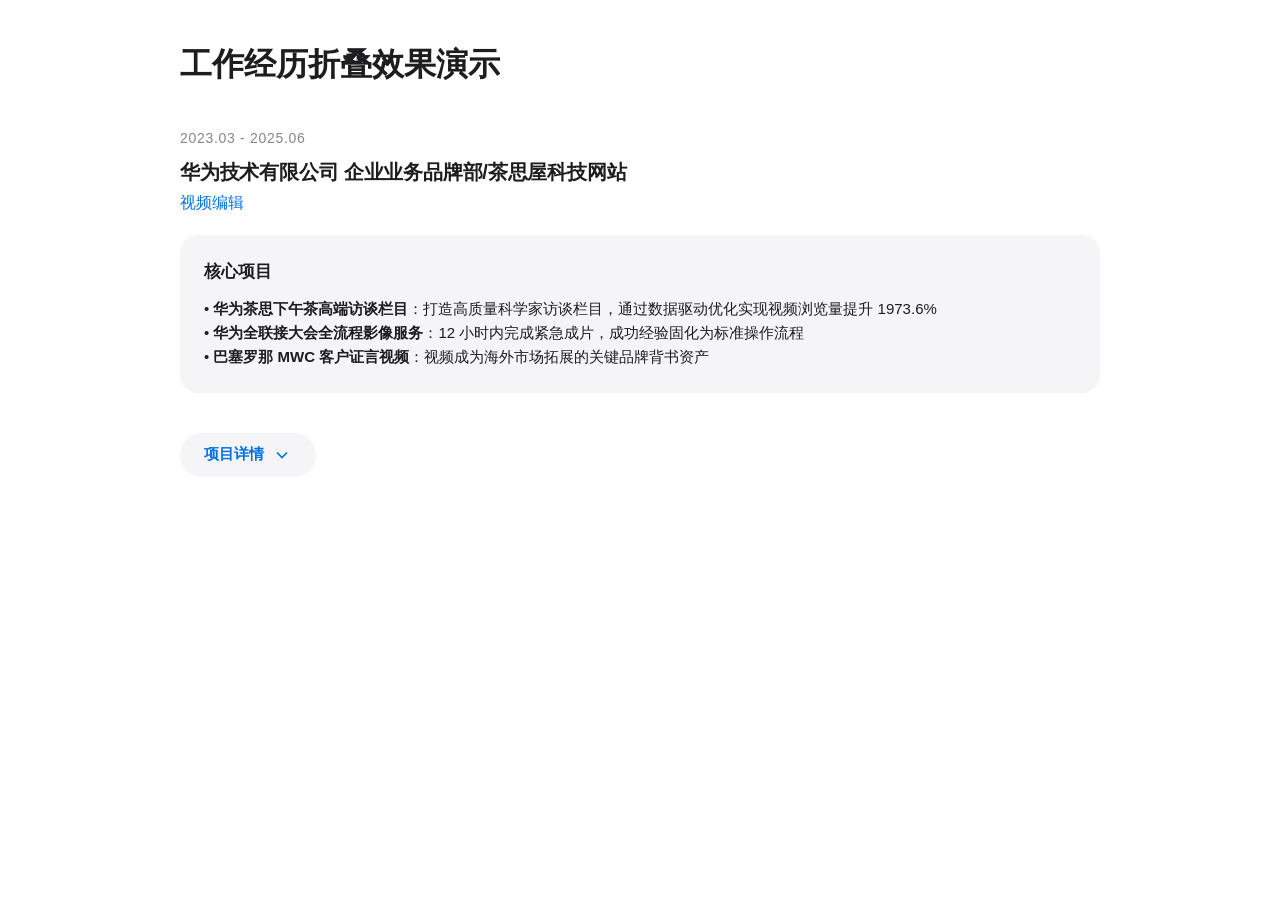
<file: experience-demo.html>
<!DOCTYPE html>
<html lang="zh-CN">
<head>
  <meta charset="UTF-8">
  <meta name="viewport" content="width=device-width, initial-scale=1.0">
  <title>工作经历折叠效果演示</title>
  <link rel="stylesheet" href="styles.css">
  <style>
    body { padding: 40px; max-width: 1000px; margin: 0 auto; }
    .experience-item { margin-bottom: 60px; }
    .experience-time { font-size: 14px; color: #86868B; margin-bottom: 8px; }
    .experience-company { font-size: 20px; font-weight: 600; color: #1D1D1F; margin-bottom: 4px; }
    .experience-role { font-size: 16px; color: #0071E3; margin-bottom: 20px; }
  </style>
</head>
<body>
  <h1 style="font-size: 32px; margin-bottom: 40px;">工作经历折叠效果演示</h1>
  
  <!-- 示例 1：华为技术 -->
  <div class="experience-item">
    <div class="experience-time">2023.03 - 2025.06</div>
    <div class="experience-company">华为技术有限公司 企业业务品牌部/茶思屋科技网站</div>
    <div class="experience-role">视频编辑</div>
    
    <!-- 摘要（固定显示） -->
    <div class="project-summary">
      <h4>核心项目</h4>
      <p>• <strong>华为茶思下午茶高端访谈栏目</strong>：打造高质量科学家访谈栏目，通过数据驱动优化实现视频浏览量提升 1973.6%</p>
      <p>• <strong>华为全联接大会全流程影像服务</strong>：12 小时内完成紧急成片，成功经验固化为标准操作流程</p>
      <p>• <strong>巴塞罗那 MWC 客户证言视频</strong>：视频成为海外市场拓展的关键品牌背书资产</p>
    </div>
    
    <!-- 详情（折叠，点击展开） -->
    <button class="expand-toggle" onclick="toggleDetails(this)">
      <span class="btn-text">项目详情</span>
      <svg class="arrow" width="20" height="20" viewBox="0 0 24 24" fill="none" stroke="currentColor" stroke-width="2">
        <path d="M6 9l6 6 6-6"/>
      </svg>
    </button>
    
    <div class="collapsible-content">
      <div class="project-details">
        <h4>项目一：华为茶思下午茶高端访谈栏目</h4>
        <div class="detail-section">
          <strong>背景：</strong>
          <span>为提升华为黄大年茶思屋科技网站在全球顶尖科学家群体中的影响力，打造高质量访谈栏目。</span>
        </div>
        <div class="detail-section">
          <strong>职责：</strong>
          <span>项目主导，负责茶思下午茶栏目板块内容全流程制作与运营（策划、拍摄、后期、数据复盘）。</span>
        </div>
        <div class="detail-section">
          <strong>行动：</strong>
          <span>全流程主导，独立完成从嘉宾访谈拍摄（如把控现场访谈的灯光、构图与收音）到后期剪辑、AE 动效包装及文案梳理的全过程。数据驱动优化：系统性分析用户浏览数据（如停留时长、人群分布、浏览时间节点、点击量等），针对栏目中 Mérouane Debbah 教授技术访谈在 B 站播放量较低（282 次）的情况，总结出"技术内容需优化叙事结构"的经验，并应用于后续内容迭代。</span>
        </div>
        <div class="detail-section">
          <strong>成果：</strong>
          <span>主导的「田刚院士谈数学人才的机遇与选择」视频在 B 站获得 5848 次播放，在【茶思下午茶】栏目中排名第二，（同栏目中最高 6013 次）通过分析优化有效提升了同类型视频浏览量（1973.6%）与专业调性。</span>
        </div>
      </div>
      
      <div class="project-details">
        <h4>项目二：华为全联接大会（HC 大会）全流程影像服务</h4>
        <div class="detail-section">
          <strong>背景：</strong>
          <span>为年度旗舰活动"华为全联接大会"提供全周期影像支持，用于全球传播与客户转化。</span>
        </div>
        <div class="detail-section">
          <strong>职责：</strong>
          <span>前期 - 策划搭建、花絮拍摄脚本，组织团队分工并协调外部供应商完成拍摄、独立完成搭建视频；现场 - 重点客户参观跟拍；同步记录客户参观动态，实时整理影像素材；后期 - 按传播场景分类梳理素材，为社媒宣传提供即剪即用的内容基础。</span>
        </div>
        <div class="detail-section">
          <strong>成果：</strong>
          <span>高效响应与资产沉淀：针对管理层对会场搭建经验沉淀的特定需求，主导团队在一周内高效完成从策划到成片的全流程，视频作为关键过程资产用于内部复盘与知识传承。敏捷交付与标准建立：在华为全联接大会中，面对紧急需求，12 小时内完成搭建花絮的紧急成片，其成功经验被固化为标准操作流程，提升了团队整体应急响应能力。</span>
        </div>
      </div>
      
      <div class="project-details">
        <h4>项目三：巴塞罗那世界移动通信大会（MWC）客户证言视频制作与产品发布协同（海外展会项目）</h4>
        <div class="detail-section">
          <strong>背景：</strong>
          <span>为公司在全球顶级行业展会——巴塞罗那 MWC 上的品牌亮相，制作符合国际传播标准的客户证言视频及产品发布视频，核心目标为提升品牌在 EMEA（欧洲、中东、非洲）市场的认知度与信任度。</span>
        </div>
        <div class="detail-section">
          <strong>职责：</strong>
          <span>基于展会传播诉求，设计制作客户证言 keynote 视频；协助团队对接供应商完成视频，全程指导特效风格与内容呈现，确保品牌在内容层面视觉与体验层面、合规层面、素材使用层面符合海外传播标准。</span>
        </div>
        <div class="detail-section">
          <strong>成果：</strong>
          <span>最终视频在展会主展区循环播放，该视频后续被作为标杆素材，应用于多个营销渠道，成为海外市场拓展的关键品牌背书资产。</span>
        </div>
      </div>
    </div>
  </div>
  
  <script src="experience-toggle.js"></script>
</body>
</html>
    
    <div class="collapsible-content">
      <div class="project-details">
        <h4>项目一：华为茶思下午茶高端访谈栏目</h4>
        <div class="detail-section">
          <strong>背景：</strong>
          <span>为提升华为黄大年茶思屋科技网站在全球顶尖科学家群体中的影响力，打造高质量访谈栏目。</span>
        </div>
        <div class="detail-section">
          <strong>职责：</strong>
          <span>项目主导，负责茶思下午茶栏目板块内容全流程制作与运营（策划、拍摄、后期、数据复盘）。</span>
        </div>
        <div class="detail-section">
          <strong>行动：</strong>
          <span>全流程主导，独立完成从嘉宾访谈拍摄（如把控现场访谈的灯光、构图与收音）到后期剪辑、AE 动效包装及文案梳理的全过程。数据驱动优化：系统性分析用户浏览数据（如停留时长、人群分布、浏览时间节点、点击量等），针对栏目中 Mérouane Debbah 教授技术访谈在 B 站播放量较低（282 次）的情况，总结出"技术内容需优化叙事结构"的经验，并应用于后续内容迭代。</span>
        </div>
        <div class="detail-section">
          <strong>成果：</strong>
          <span>主导的「田刚院士谈数学人才的机遇与选择」视频在 B 站获得 5848 次播放，在【茶思下午茶】栏目中排名第二，（同栏目中最高 6013 次）通过分析优化有效提升了同类型视频浏览量（1973.6%）与专业调性。</span>
        </div>
      </div>
      
      <div class="project-details">
        <h4>项目二：华为全联接大会（HC 大会）全流程影像服务</h4>
        <div class="detail-section">
          <strong>背景：</strong>
          <span>为年度旗舰活动"华为全联接大会"提供全周期影像支持，用于全球传播与客户转化。</span>
        </div>
        <div class="detail-section">
          <strong>职责：</strong>
          <span>前期 - 策划搭建、花絮拍摄脚本，组织团队分工并协调外部供应商完成拍摄、独立完成搭建视频；现场 - 重点客户参观跟拍；同步记录客户参观动态，实时整理影像素材；后期 - 按传播场景分类梳理素材，为社媒宣传提供即剪即用的内容基础。</span>
        </div>
        <div class="detail-section">
          <strong>成果：</strong>
          <span>高效响应与资产沉淀：针对管理层对会场搭建经验沉淀的特定需求，主导团队在一周内高效完成从策划到成片的全流程，视频作为关键过程资产用于内部复盘与知识传承。敏捷交付与标准建立：在华为全联接大会中，面对紧急需求，12 小时内完成搭建花絮的紧急成片，其成功经验被固化为标准操作流程，提升了团队整体应急响应能力。</span>
        </div>
      </div>
      
      <div class="project-details">
        <h4>项目三：巴塞罗那世界移动通信大会（MWC）客户证言视频制作与产品发布协同（海外展会项目）</h4>
        <div class="detail-section">
          <strong>背景：</strong>
          <span>为公司在全球顶级行业展会——巴塞罗那 MWC 上的品牌亮相，制作符合国际传播标准的客户证言视频及产品发布视频，核心目标为提升品牌在 EMEA（欧洲、中东、非洲）市场的认知度与信任度。</span>
        </div>
        <div class="detail-section">
          <strong>职责：</strong>
          <span>基于展会传播诉求，设计制作客户证言 keynote 视频；协助团队对接供应商完成视频，全程指导特效风格与内容呈现，确保品牌在内容层面视觉与体验层面、合规层面、素材使用层面符合海外传播标准。</span>
        </div>
        <div class="detail-section">
          <strong>成果：</strong>
          <span>最终视频在展会主展区循环播放，该视频后续被作为标杆素材，应用于多个营销渠道，成为海外市场拓展的关键品牌背书资产。</span>
        </div>
      </div>
      
      <div class="project-details">
        <h4>项目二：华为全联接大会（HC 大会）全流程影像服务</h4>
        <div class="detail-section">
          <strong>背景：</strong>
          <span>为年度旗舰活动"华为全联接大会"提供全周期影像支持，用于全球传播与客户转化。</span>
        </div>
        <div class="detail-section">
          <strong>职责：</strong>
          <span>前期 - 策划搭建、花絮拍摄脚本，组织团队分工并协调外部供应商完成拍摄、独立完成搭建视频；现场 - 重点客户参观跟拍；同步记录客户参观动态，实时整理影像素材；后期 - 按传播场景分类梳理素材，为社媒宣传提供即剪即用的内容基础。</span>
        </div>
        <div class="detail-section">
          <strong>成果：</strong>
          <span>高效响应与资产沉淀：针对管理层对会场搭建经验沉淀的特定需求，主导团队在一周内高效完成从策划到成片的全流程，视频作为关键过程资产用于内部复盘与知识传承。敏捷交付与标准建立：在华为全联接大会中，面对紧急需求，12 小时内完成搭建花絮的紧急成片，其成功经验被固化为标准操作流程，提升了团队整体应急响应能力。</span>
        </div>
      </div>
      
      <div class="project-details">
        <h4>项目三：巴塞罗那世界移动通信大会（MWC）客户证言视频制作与产品发布协同（海外展会项目）</h4>
        <div class="detail-section">
          <strong>背景：</strong>
          <span>为公司在全球顶级行业展会——巴塞罗那 MWC 上的品牌亮相，制作符合国际传播标准的客户证言视频及产品发布视频，核心目标为提升品牌在 EMEA（欧洲、中东、非洲）市场的认知度与信任度。</span>
        </div>
        <div class="detail-section">
          <strong>职责：</strong>
          <span>基于展会传播诉求，设计制作客户证言 keynote 视频；协助团队对接供应商完成视频，全程指导特效风格与内容呈现，确保品牌在内容层面视觉与体验层面、合规层面、素材使用层面符合海外传播标准。</span>
        </div>
        <div class="detail-section">
          <strong>成果：</strong>
          <span>最终视频在展会主展区循环播放，该视频后续被作为标杆素材，应用于多个营销渠道，成为海外市场拓展的关键品牌背书资产。</span>
        </div>
      </div>
    </div>
  </div>
  
</body>
</html>
</file>
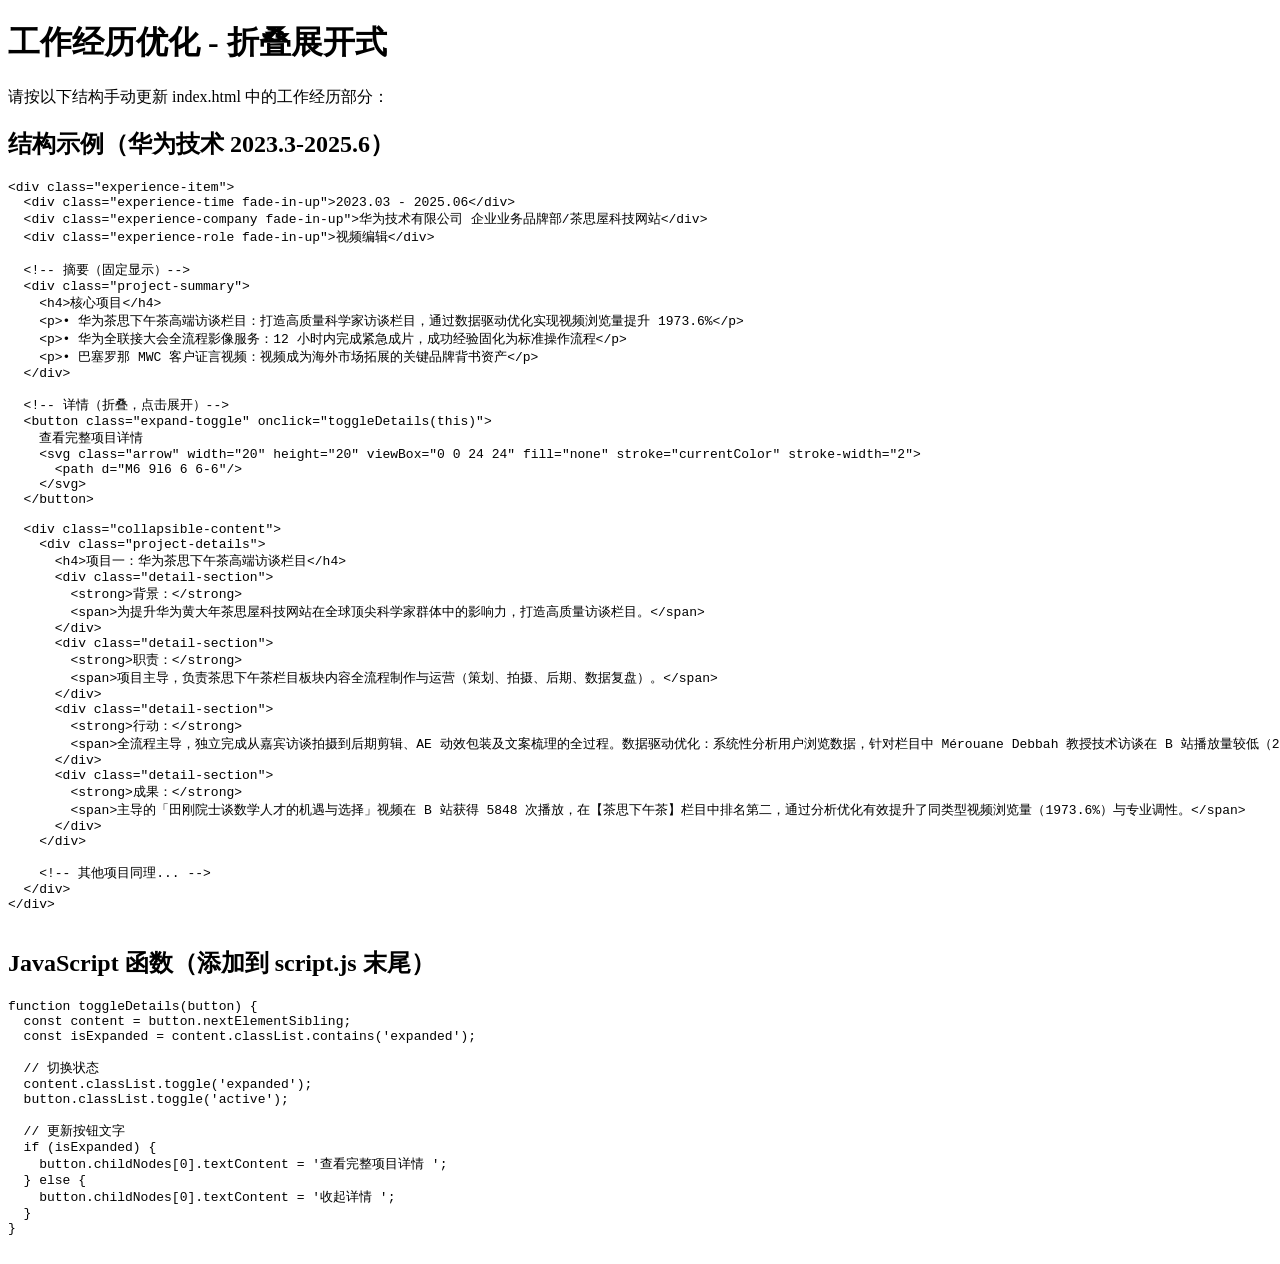
<file: experience-optimize-guide.html>
<!DOCTYPE html>
<html lang="zh-CN">
<head>
  <meta charset="UTF-8">
  <meta name="viewport" content="width=device-width, initial-scale=1.0">
  <title>工作经历优化脚本</title>
</head>
<body>
  <h1>工作经历优化 - 折叠展开式</h1>
  <p>请按以下结构手动更新 index.html 中的工作经历部分：</p>
  
  <h2>结构示例（华为技术 2023.3-2025.6）</h2>
  <pre>
&lt;div class="experience-item"&gt;
  &lt;div class="experience-time fade-in-up"&gt;2023.03 - 2025.06&lt;/div&gt;
  &lt;div class="experience-company fade-in-up"&gt;华为技术有限公司 企业业务品牌部/茶思屋科技网站&lt;/div&gt;
  &lt;div class="experience-role fade-in-up"&gt;视频编辑&lt;/div&gt;
  
  &lt;!-- 摘要（固定显示）--&gt;
  &lt;div class="project-summary"&gt;
    &lt;h4&gt;核心项目&lt;/h4&gt;
    &lt;p&gt;• 华为茶思下午茶高端访谈栏目：打造高质量科学家访谈栏目，通过数据驱动优化实现视频浏览量提升 1973.6%&lt;/p&gt;
    &lt;p&gt;• 华为全联接大会全流程影像服务：12 小时内完成紧急成片，成功经验固化为标准操作流程&lt;/p&gt;
    &lt;p&gt;• 巴塞罗那 MWC 客户证言视频：视频成为海外市场拓展的关键品牌背书资产&lt;/p&gt;
  &lt;/div&gt;
  
  &lt;!-- 详情（折叠，点击展开）--&gt;
  &lt;button class="expand-toggle" onclick="toggleDetails(this)"&gt;
    查看完整项目详情
    &lt;svg class="arrow" width="20" height="20" viewBox="0 0 24 24" fill="none" stroke="currentColor" stroke-width="2"&gt;
      &lt;path d="M6 9l6 6 6-6"/&gt;
    &lt;/svg&gt;
  &lt;/button&gt;
  
  &lt;div class="collapsible-content"&gt;
    &lt;div class="project-details"&gt;
      &lt;h4&gt;项目一：华为茶思下午茶高端访谈栏目&lt;/h4&gt;
      &lt;div class="detail-section"&gt;
        &lt;strong&gt;背景：&lt;/strong&gt;
        &lt;span&gt;为提升华为黄大年茶思屋科技网站在全球顶尖科学家群体中的影响力，打造高质量访谈栏目。&lt;/span&gt;
      &lt;/div&gt;
      &lt;div class="detail-section"&gt;
        &lt;strong&gt;职责：&lt;/strong&gt;
        &lt;span&gt;项目主导，负责茶思下午茶栏目板块内容全流程制作与运营（策划、拍摄、后期、数据复盘）。&lt;/span&gt;
      &lt;/div&gt;
      &lt;div class="detail-section"&gt;
        &lt;strong&gt;行动：&lt;/strong&gt;
        &lt;span&gt;全流程主导，独立完成从嘉宾访谈拍摄到后期剪辑、AE 动效包装及文案梳理的全过程。数据驱动优化：系统性分析用户浏览数据，针对栏目中 Mérouane Debbah 教授技术访谈在 B 站播放量较低（282 次）的情况，总结出"技术内容需优化叙事结构"的经验。&lt;/span&gt;
      &lt;/div&gt;
      &lt;div class="detail-section"&gt;
        &lt;strong&gt;成果：&lt;/strong&gt;
        &lt;span&gt;主导的「田刚院士谈数学人才的机遇与选择」视频在 B 站获得 5848 次播放，在【茶思下午茶】栏目中排名第二，通过分析优化有效提升了同类型视频浏览量（1973.6%）与专业调性。&lt;/span&gt;
      &lt;/div&gt;
    &lt;/div&gt;
    
    &lt;!-- 其他项目同理... --&gt;
  &lt;/div&gt;
&lt;/div&gt;
  </pre>
  
  <h2>JavaScript 函数（添加到 script.js 末尾）</h2>
  <pre>
function toggleDetails(button) {
  const content = button.nextElementSibling;
  const isExpanded = content.classList.contains('expanded');
  
  // 切换状态
  content.classList.toggle('expanded');
  button.classList.toggle('active');
  
  // 更新按钮文字
  if (isExpanded) {
    button.childNodes[0].textContent = '查看完整项目详情 ';
  } else {
    button.childNodes[0].textContent = '收起详情 ';
  }
}
  </pre>
</body>
</html>
</file>
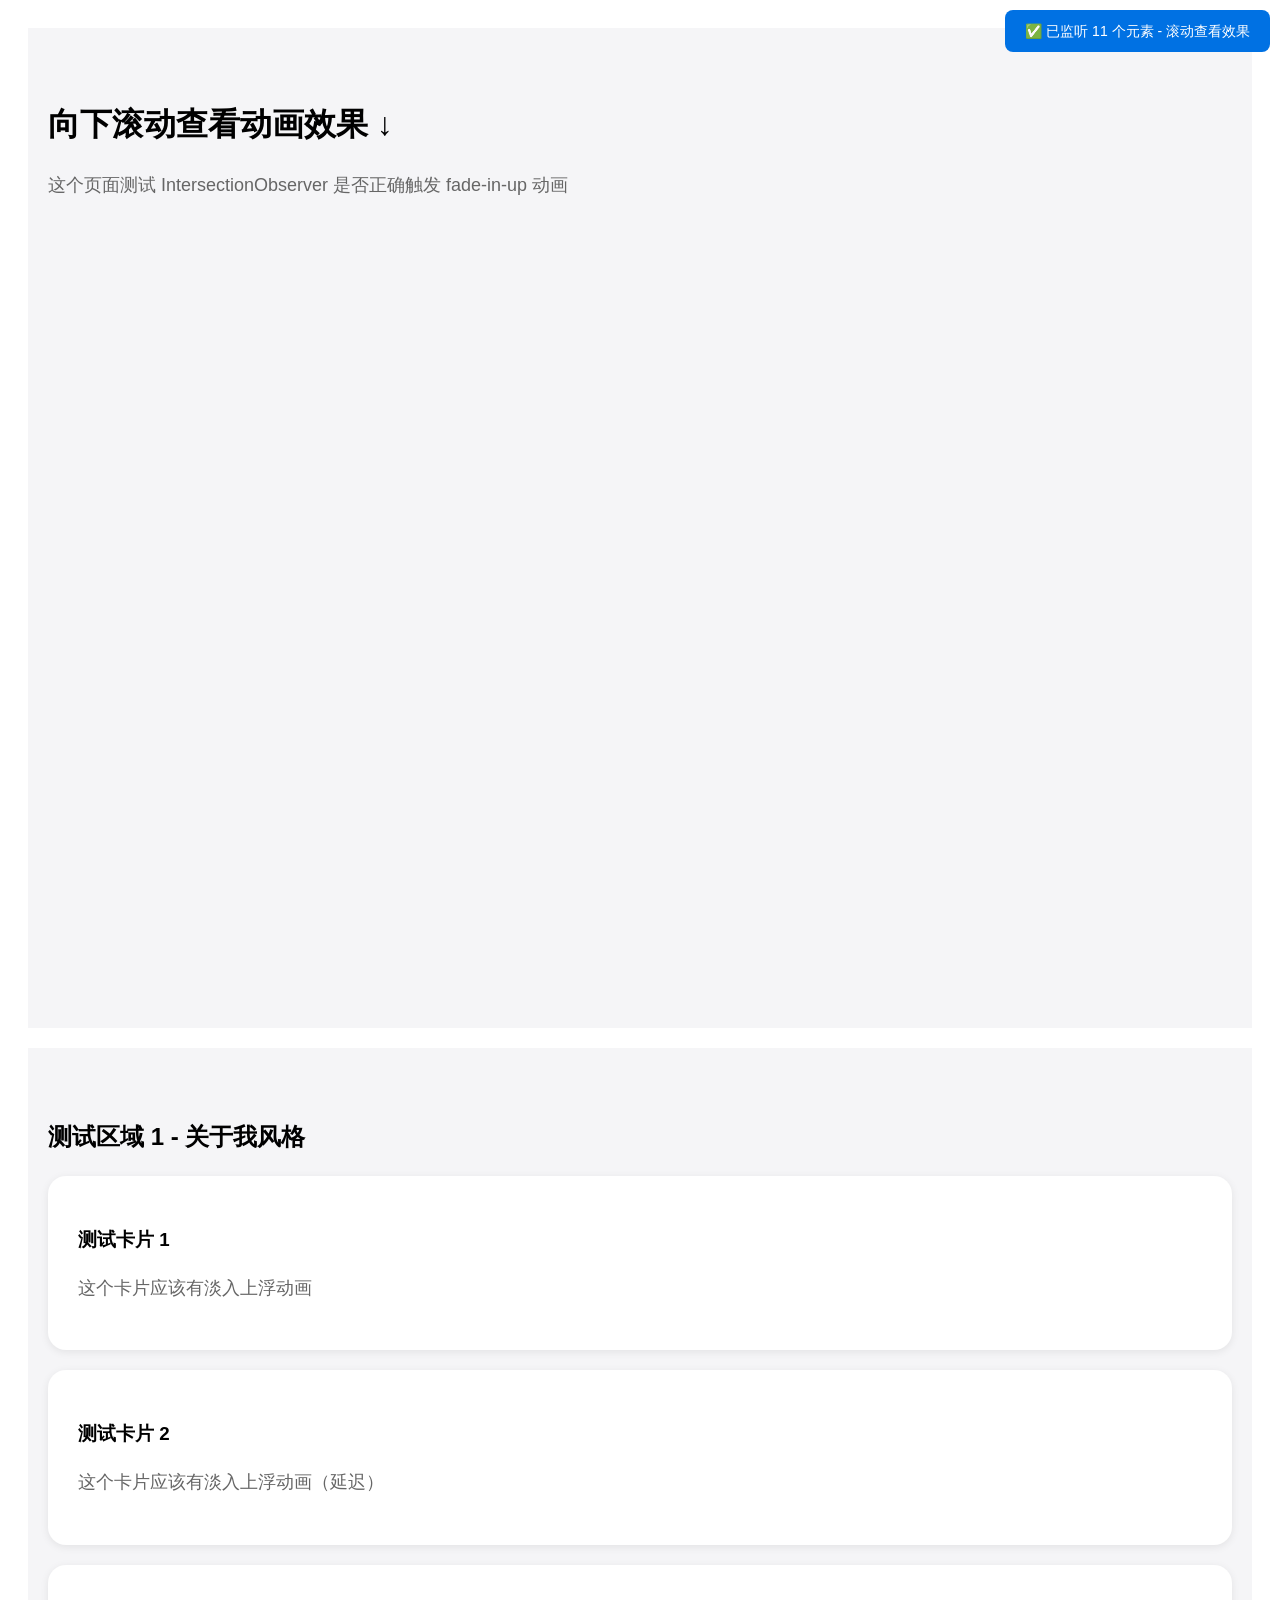
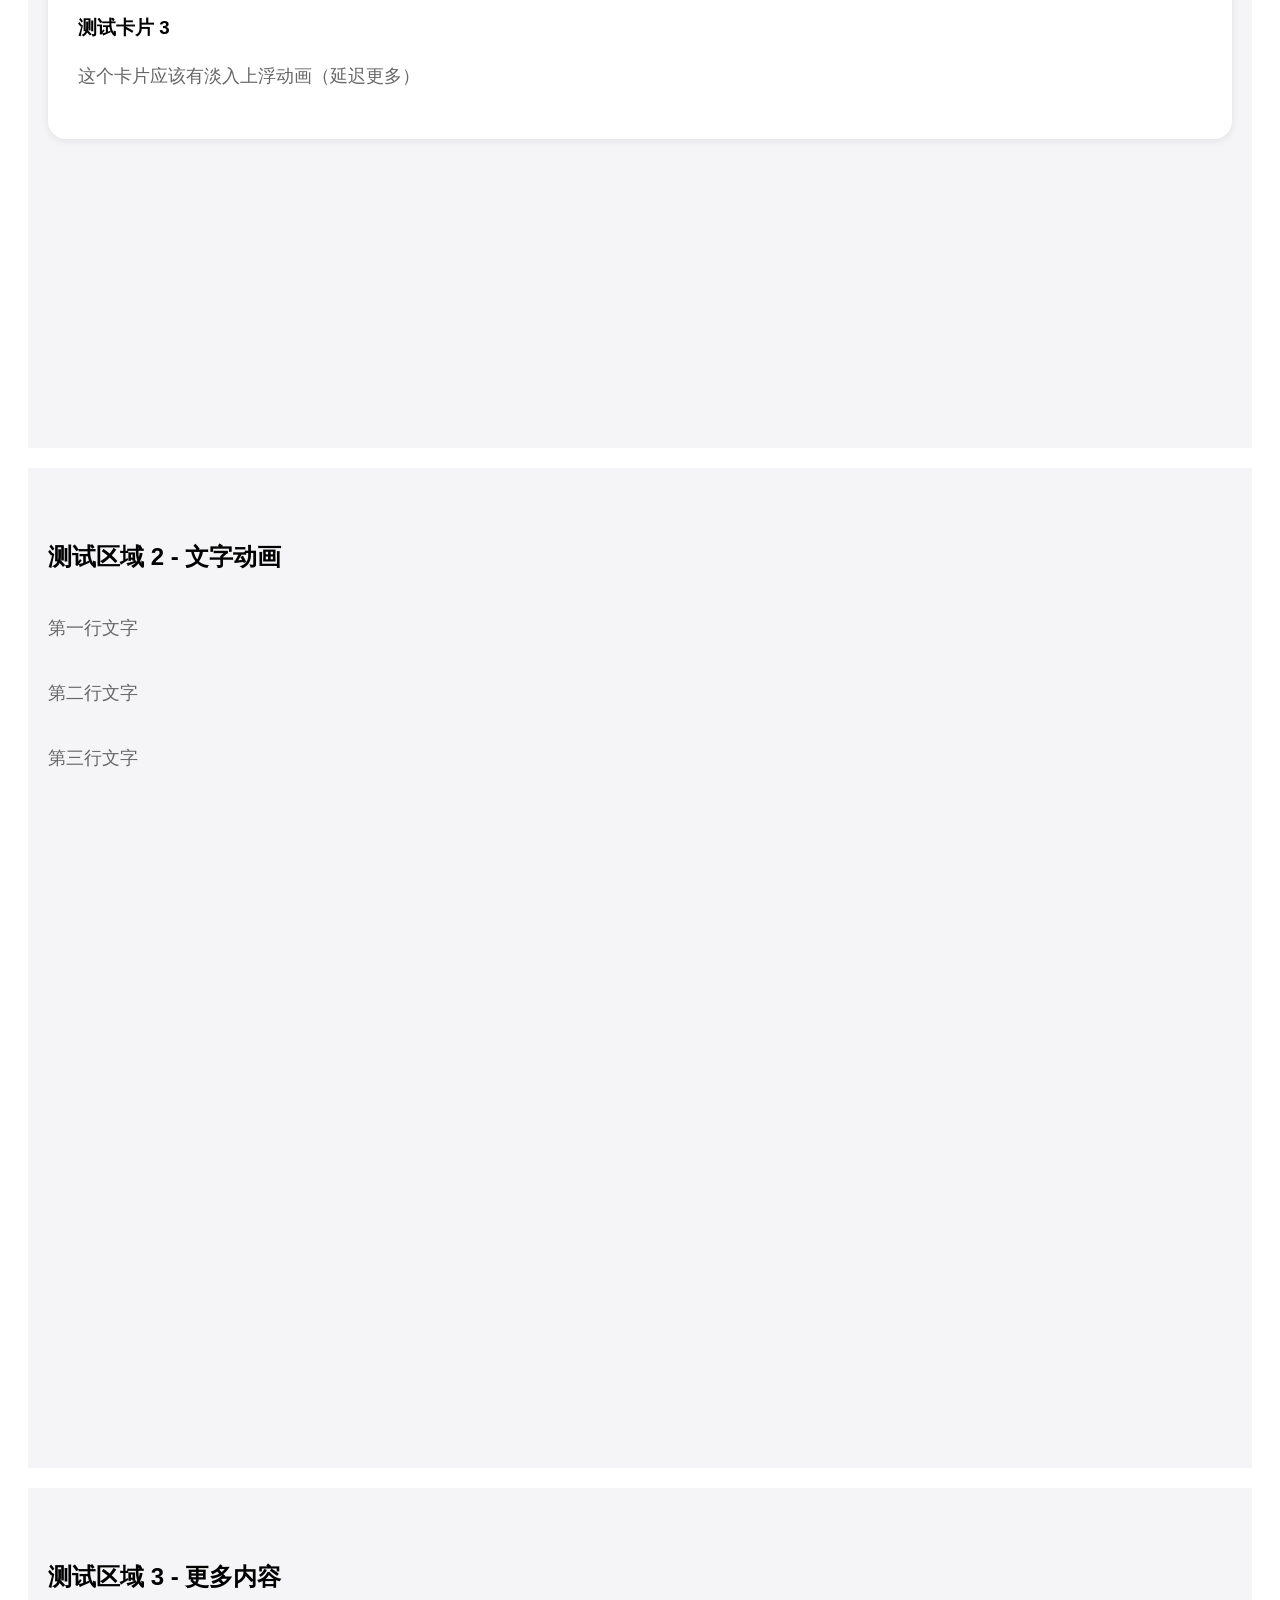
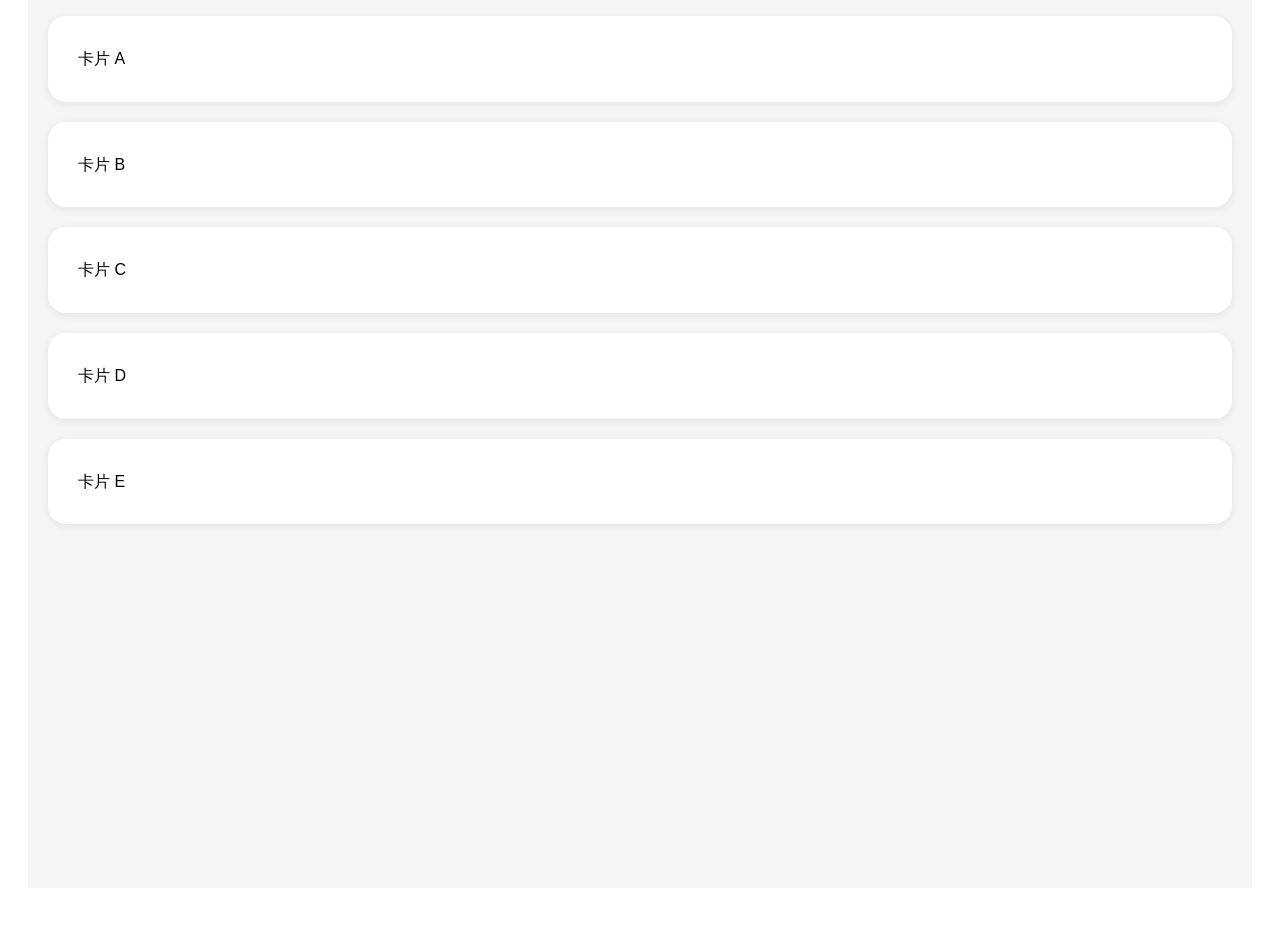
<file: test-animation-simple.html>
<!DOCTYPE html>
<html lang="zh-CN">
<head>
  <meta charset="UTF-8">
  <meta name="viewport" content="width=device-width, initial-scale=1.0">
  <title>动画测试</title>
  <style>
    body {
      font-family: -apple-system, BlinkMacSystemFont, "Segoe UI", Roboto, sans-serif;
      line-height: 1.6;
      padding: 20px;
    }
    
    .test-section {
      min-height: 100vh;
      padding: 50px 20px;
      background: #f5f5f7;
      margin-bottom: 20px;
    }
    
    /* 基础 fade-in-up 类 */
    .fade-in-up {
      opacity: 0;
      transform: translateY(30px);
      transition: opacity 800ms cubic-bezier(0.16, 1, 0.3, 1),
                  transform 800ms cubic-bezier(0.16, 1, 0.3, 1);
    }
    
    .fade-in-up.visible {
      opacity: 1;
      transform: translateY(0);
    }
    
    /* 测试元素 */
    .test-box {
      background: white;
      padding: 30px;
      border-radius: 18px;
      margin: 20px 0;
      box-shadow: 0 2px 8px rgba(0,0,0,0.08);
    }
    
    h1 {
      font-size: 32px;
      margin-bottom: 20px;
    }
    
    p {
      font-size: 18px;
      color: #666;
    }
    
    .status {
      position: fixed;
      top: 10px;
      right: 10px;
      background: #0071e3;
      color: white;
      padding: 10px 20px;
      border-radius: 8px;
      font-size: 14px;
      z-index: 1000;
    }
  </style>
</head>
<body>
  <div class="status" id="status">Observer 初始化中...</div>
  
  <div class="test-section">
    <h1>向下滚动查看动画效果 ↓</h1>
    <p>这个页面测试 IntersectionObserver 是否正确触发 fade-in-up 动画</p>
  </div>
  
  <div class="test-section">
    <h2>测试区域 1 - 关于我风格</h2>
    <div class="test-box fade-in-up">
      <h3>测试卡片 1</h3>
      <p>这个卡片应该有淡入上浮动画</p>
    </div>
    <div class="test-box fade-in-up">
      <h3>测试卡片 2</h3>
      <p>这个卡片应该有淡入上浮动画（延迟）</p>
    </div>
    <div class="test-box fade-in-up">
      <h3>测试卡片 3</h3>
      <p>这个卡片应该有淡入上浮动画（延迟更多）</p>
    </div>
  </div>
  
  <div class="test-section">
    <h2>测试区域 2 - 文字动画</h2>
    <p class="fade-in-up" style="display: inline-block;">第一行文字</p><br>
    <p class="fade-in-up" style="display: inline-block;">第二行文字</p><br>
    <p class="fade-in-up" style="display: inline-block;">第三行文字</p>
  </div>
  
  <div class="test-section">
    <h2>测试区域 3 - 更多内容</h2>
    <div class="test-box fade-in-up">卡片 A</div>
    <div class="test-box fade-in-up">卡片 B</div>
    <div class="test-box fade-in-up">卡片 C</div>
    <div class="test-box fade-in-up">卡片 D</div>
    <div class="test-box fade-in-up">卡片 E</div>
  </div>
  
  <script>
    console.log('🔍 动画测试脚本启动');
    
    // 更新状态
    const statusEl = document.getElementById('status');
    
    // 创建 Observer
    const observer = new IntersectionObserver((entries) => {
      console.log('👀 Observer 触发，entries:', entries.length);
      
      entries.forEach(entry => {
        if (entry.isIntersecting) {
          console.log('  ✅ 元素可见，添加 visible 类');
          entry.target.classList.add('visible');
          observer.unobserve(entry.target);
        }
      });
    }, {
      rootMargin: '0px 0px -80px 0px',
      threshold: 0.01
    });
    
    // 监听所有 fade-in-up 元素
    const elements = document.querySelectorAll('.fade-in-up');
    console.log('📦 找到', elements.length, '个 .fade-in-up 元素');
    
    elements.forEach((el, i) => {
      observer.observe(el);
      console.log(`  👁️ 监听 #${i + 1}`);
    });
    
    statusEl.textContent = `✅ 已监听 ${elements.length} 个元素 - 滚动查看效果`;
    
    console.log('✅ 动画测试初始化完成');
  </script>
</body>
</html>
</file>
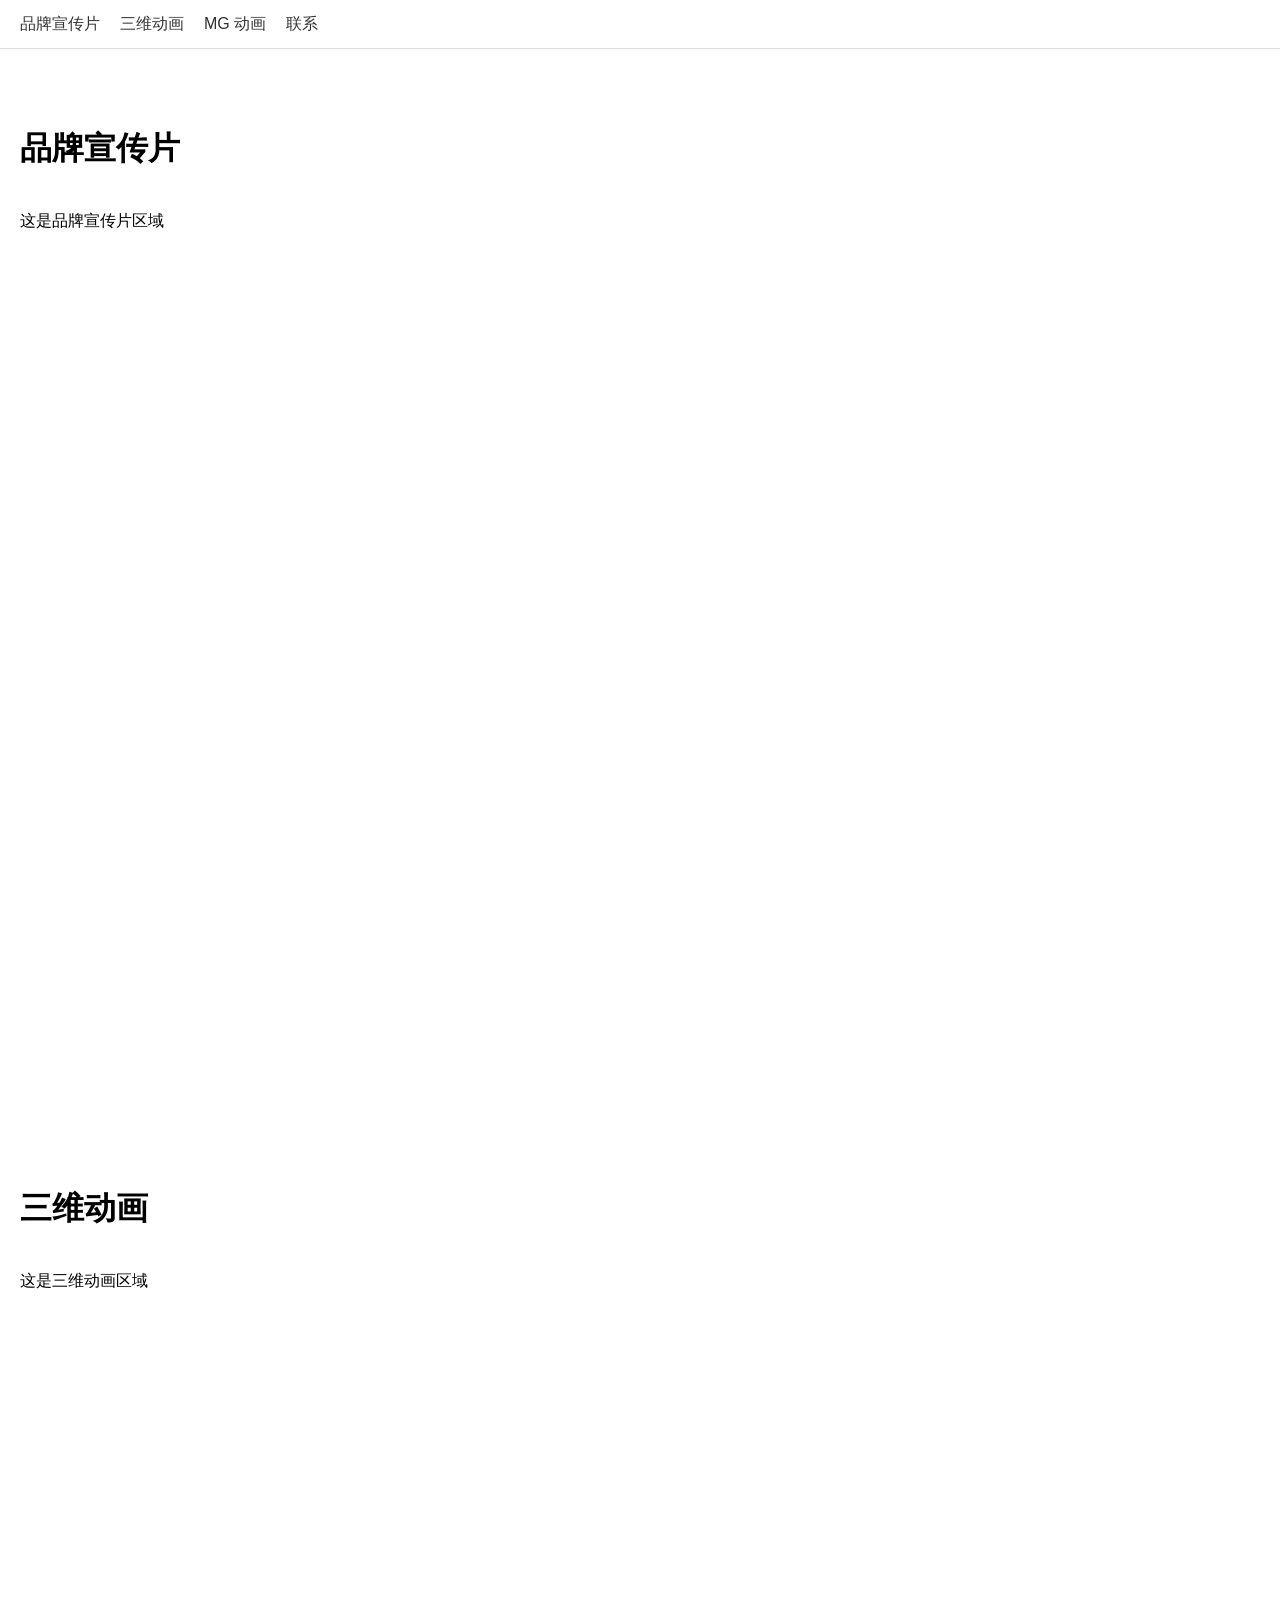
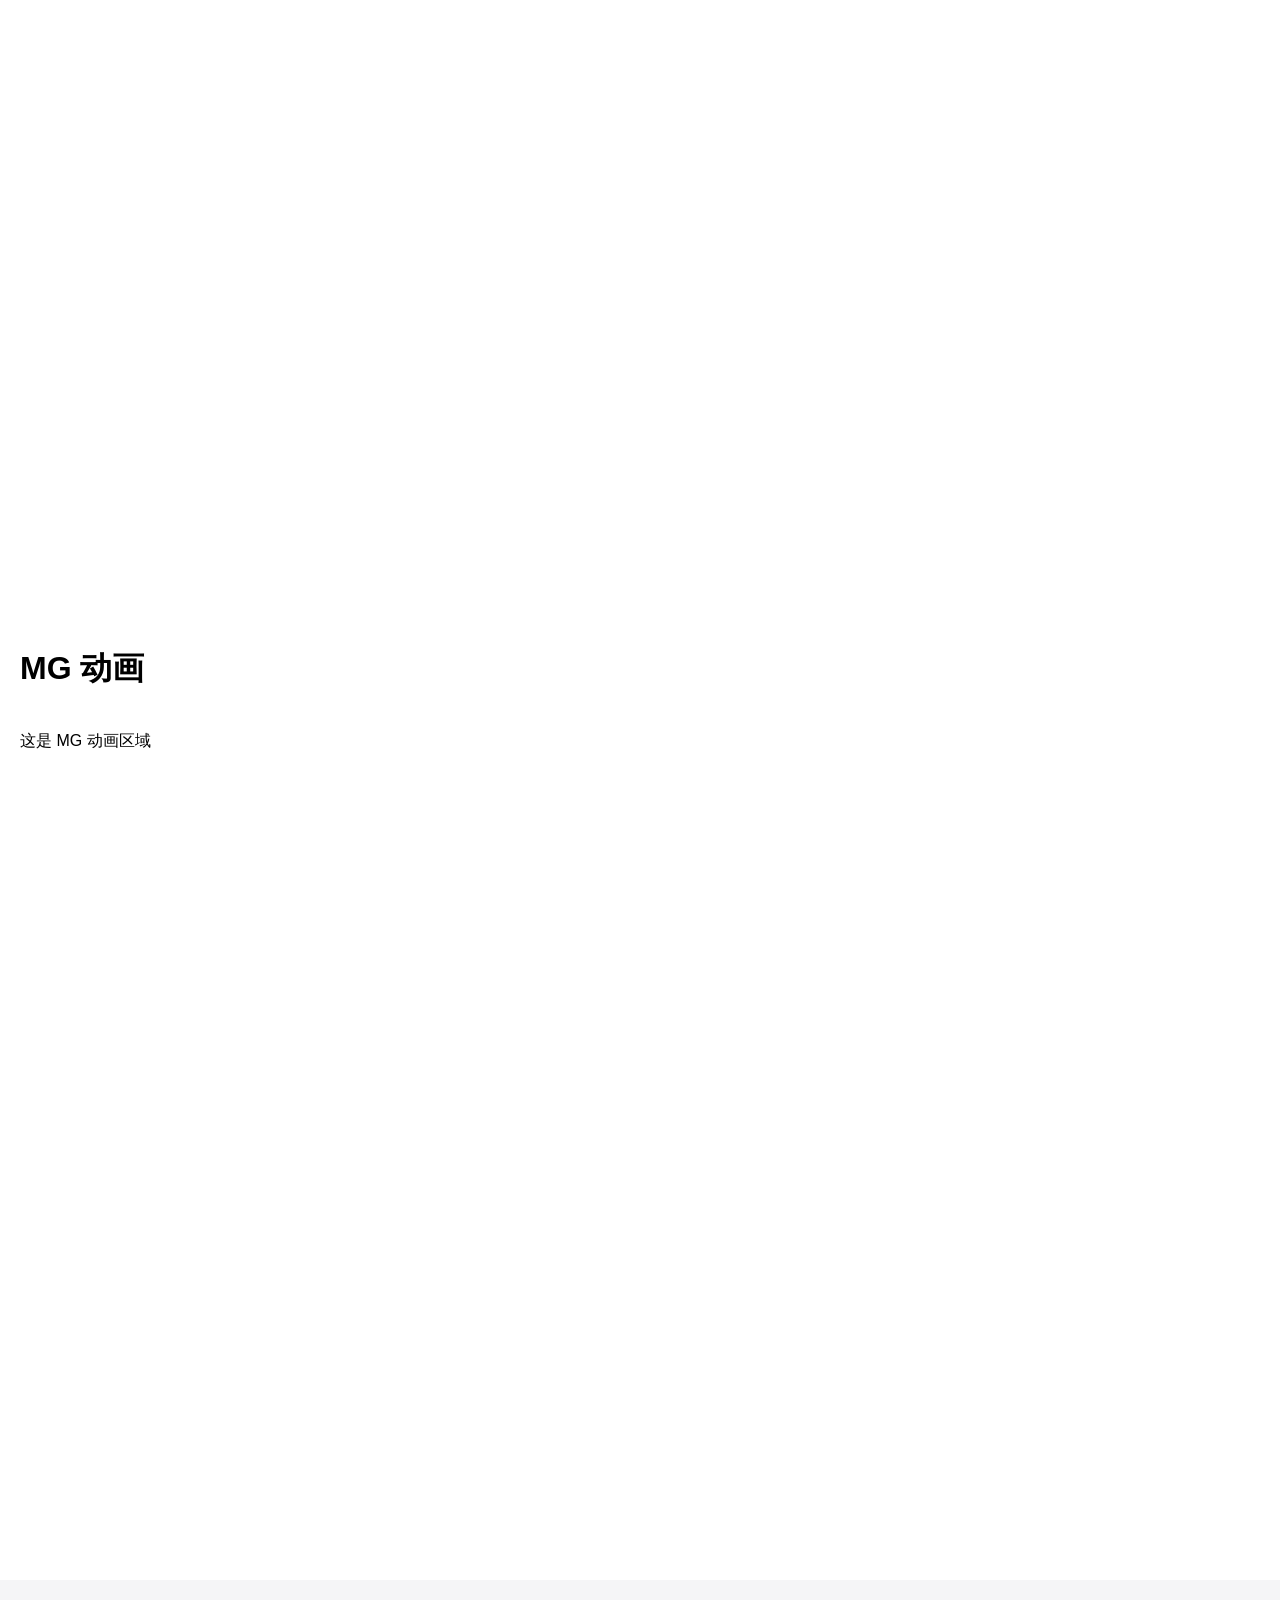
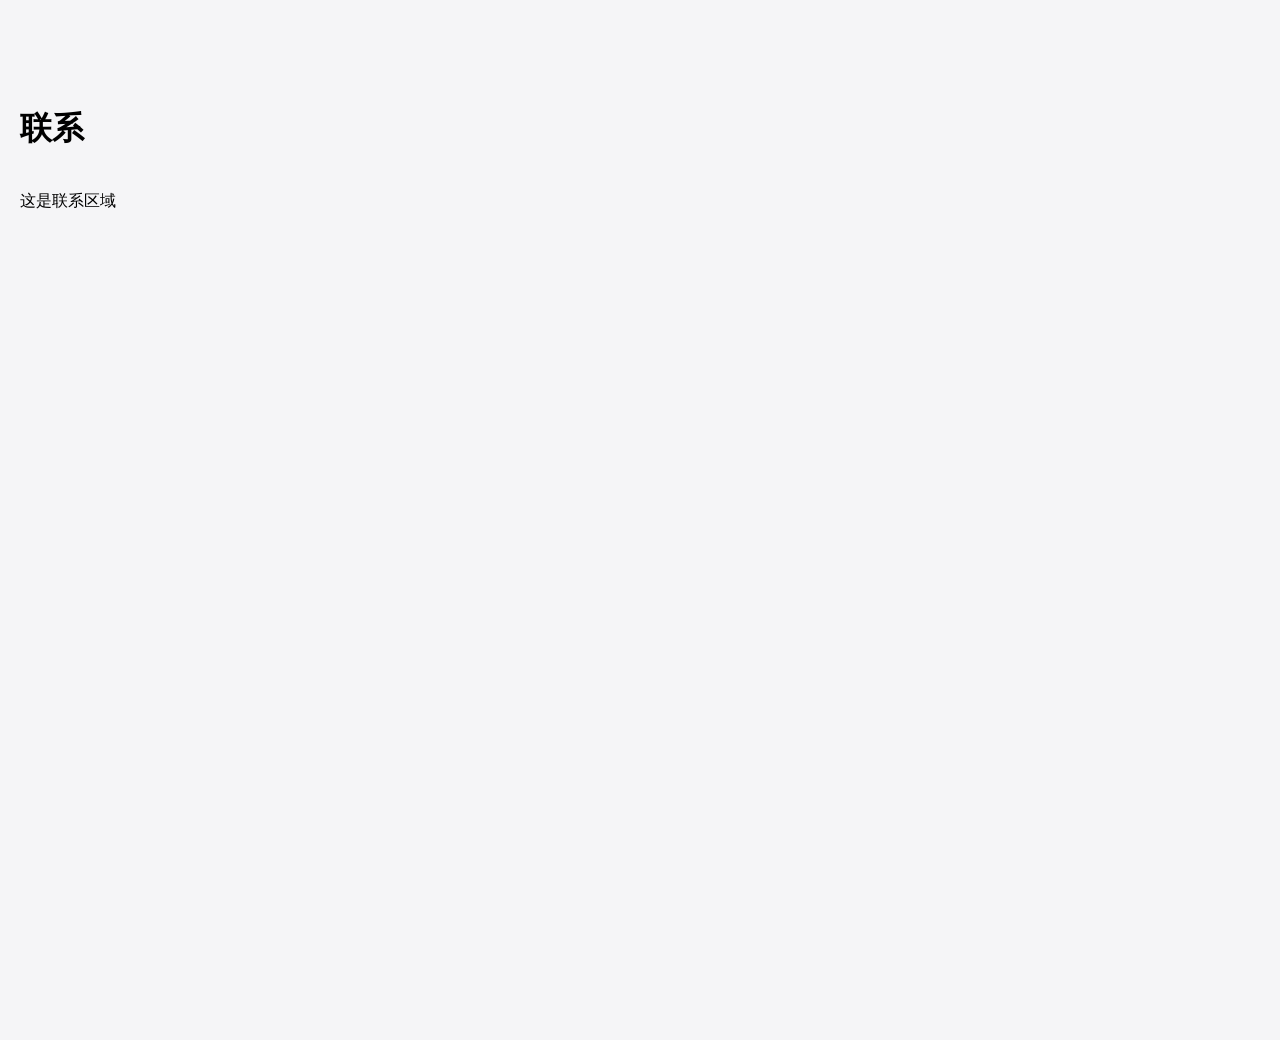
<file: test-nav.html>
<!DOCTYPE html>
<html lang="zh-CN">
<head>
  <meta charset="UTF-8">
  <meta name="viewport" content="width=device-width, initial-scale=1.0">
  <title>导航跳转测试</title>
  <style>
    body { font-family: Arial, sans-serif; margin: 0; padding: 0; }
    nav { position: fixed; top: 0; left: 0; right: 0; height: 48px; background: white; border-bottom: 1px solid #ddd; display: flex; align-items: center; padding: 0 20px; z-index: 1000; }
    nav a { margin-right: 20px; text-decoration: none; color: #333; }
    section { min-height: 100vh; padding: 100px 20px 60px; }
    #brand { background: #fff; }
    #3d { background: #f5f5f7; }
    #mg { background: #fff; }
    #contact { background: #f5f5f7; }
    h2 { font-size: 32px; margin-bottom: 40px; }
  </style>
</head>
<body>
  <nav>
    <a href="#brand">品牌宣传片</a>
    <a href="#3d">三维动画</a>
    <a href="#mg">MG 动画</a>
    <a href="#contact">联系</a>
  </nav>

  <section id="brand">
    <h2>品牌宣传片</h2>
    <p>这是品牌宣传片区域</p>
  </section>

  <section id="3d">
    <h2>三维动画</h2>
    <p>这是三维动画区域</p>
  </section>

  <section id="mg">
    <h2>MG 动画</h2>
    <p>这是 MG 动画区域</p>
  </section>

  <section id="contact">
    <h2>联系</h2>
    <p>这是联系区域</p>
  </section>

  <script>
    console.log('=== 导航脚本开始加载 ===');
    
    document.querySelectorAll('a[href^="#"]').forEach((anchor, index) => {
      console.log(`注册链接 ${index}: ${anchor.getAttribute('href')}`);
      
      anchor.addEventListener('click', function (e) {
        e.preventDefault();
        const targetId = this.getAttribute('href');
        console.log(`点击了：${targetId}`);
        
        const target = document.querySelector(targetId);
        if (target) {
          console.log(`找到目标元素：${target.id}, offsetTop: ${target.offsetTop}`);
          const offsetTop = target.offsetTop - 48;
          console.log(`滚动到：${offsetTop}`);
          
          window.scrollTo({
            top: offsetTop,
            behavior: 'smooth'
          });
        } else {
          console.error(`未找到目标元素：${targetId}`);
        }
      });
    });
    
    console.log('=== 导航脚本加载完成 ===');
  </script>
</body>
</html>
</file>
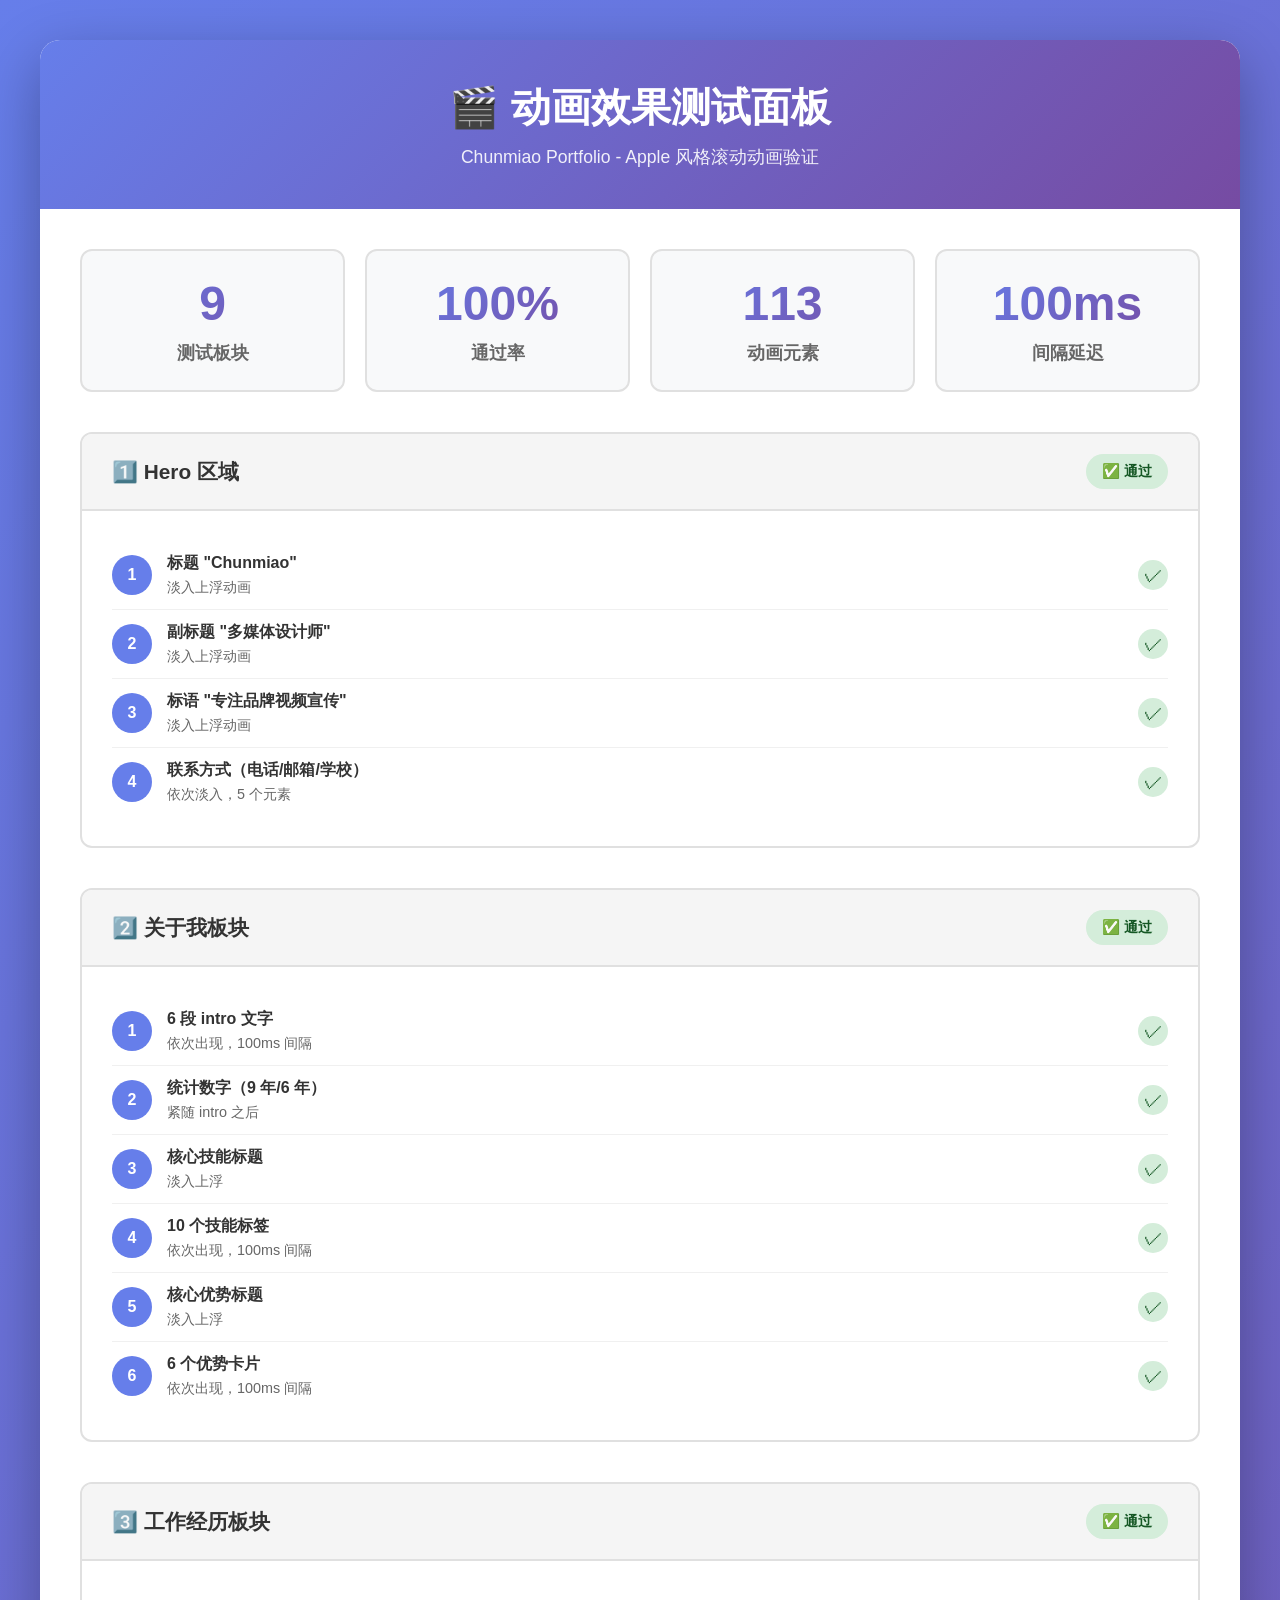
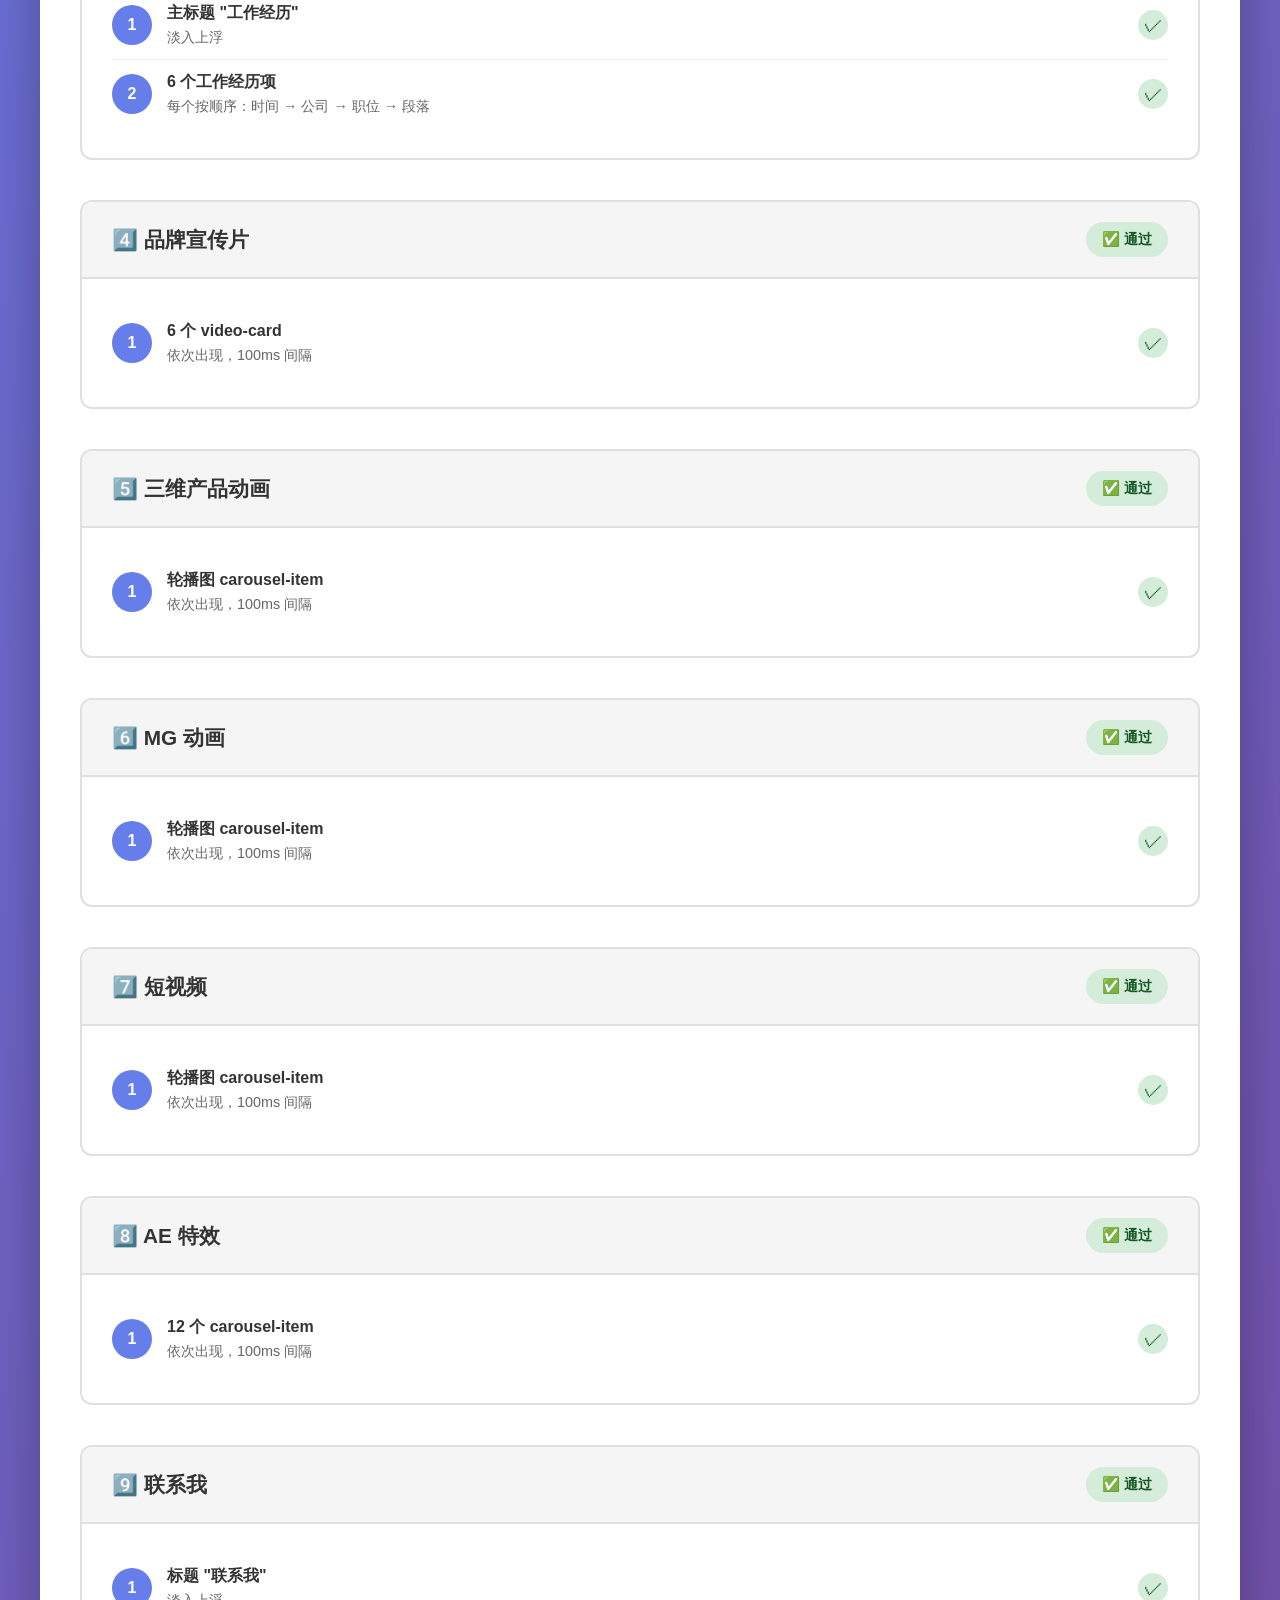
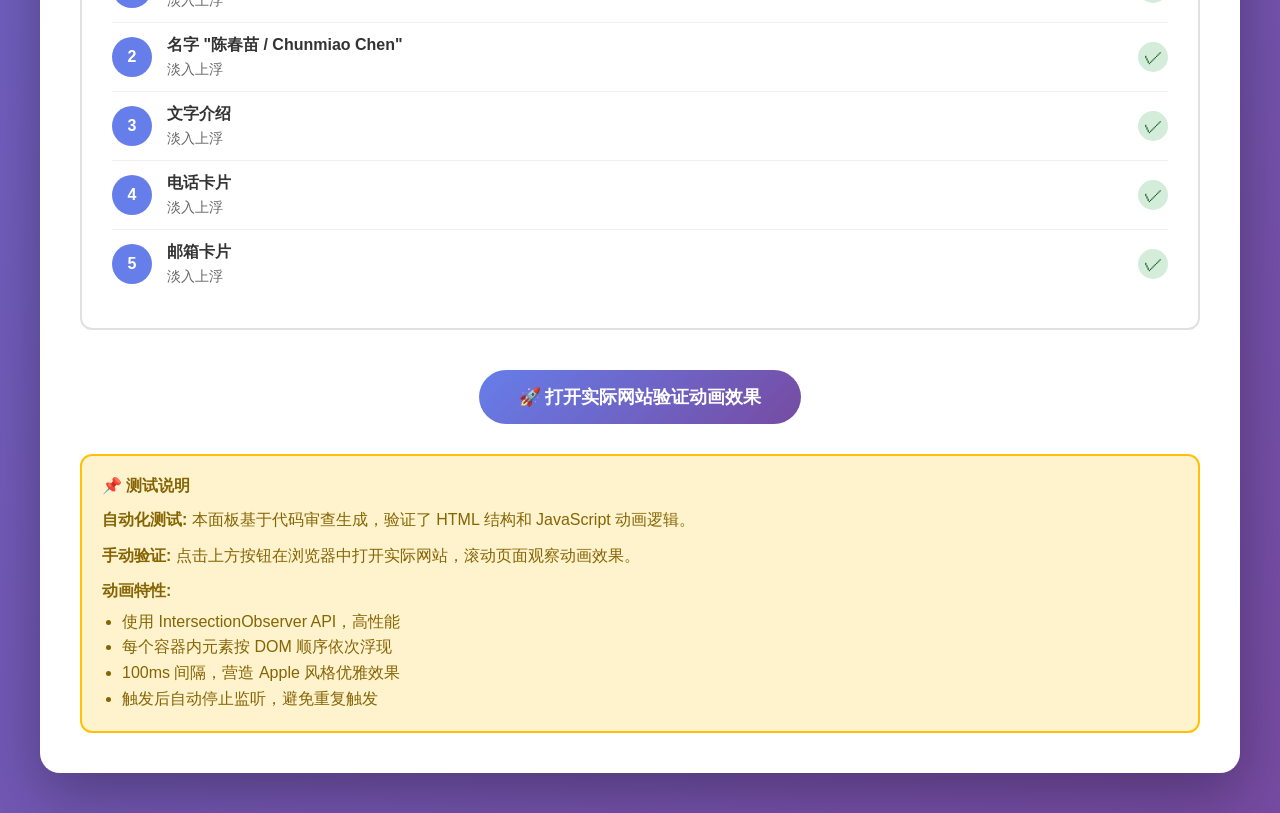
<file: visual_test.html>
<!DOCTYPE html>
<html lang="zh-CN">
<head>
  <meta charset="UTF-8">
  <meta name="viewport" content="width=device-width, initial-scale=1.0">
  <title>动画效果测试面板 - Chunmiao Portfolio</title>
  <style>
    * {
      margin: 0;
      padding: 0;
      box-sizing: border-box;
    }
    
    body {
      font-family: -apple-system, BlinkMacSystemFont, 'Segoe UI', Roboto, 'Helvetica Neue', Arial, sans-serif;
      background: linear-gradient(135deg, #667eea 0%, #764ba2 100%);
      min-height: 100vh;
      padding: 40px 20px;
    }
    
    .test-panel {
      max-width: 1200px;
      margin: 0 auto;
      background: white;
      border-radius: 20px;
      box-shadow: 0 20px 60px rgba(0,0,0,0.3);
      overflow: hidden;
    }
    
    .test-header {
      background: linear-gradient(135deg, #667eea 0%, #764ba2 100%);
      color: white;
      padding: 40px;
      text-align: center;
    }
    
    .test-header h1 {
      font-size: 2.5em;
      margin-bottom: 10px;
    }
    
    .test-header p {
      font-size: 1.1em;
      opacity: 0.9;
    }
    
    .test-body {
      padding: 40px;
    }
    
    .test-section {
      margin-bottom: 40px;
      border: 2px solid #e0e0e0;
      border-radius: 12px;
      overflow: hidden;
    }
    
    .test-section-header {
      background: #f5f5f5;
      padding: 20px 30px;
      border-bottom: 2px solid #e0e0e0;
      display: flex;
      justify-content: space-between;
      align-items: center;
    }
    
    .test-section-title {
      font-size: 1.3em;
      font-weight: 600;
      color: #333;
    }
    
    .test-status {
      padding: 8px 16px;
      border-radius: 20px;
      font-size: 0.9em;
      font-weight: 600;
    }
    
    .status-pass {
      background: #d4edda;
      color: #155724;
    }
    
    .status-fail {
      background: #f8d7da;
      color: #721c24;
    }
    
    .test-section-body {
      padding: 30px;
    }
    
    .test-item {
      display: flex;
      align-items: center;
      padding: 12px 0;
      border-bottom: 1px solid #f0f0f0;
    }
    
    .test-item:last-child {
      border-bottom: none;
    }
    
    .test-item-index {
      width: 40px;
      height: 40px;
      border-radius: 50%;
      background: #667eea;
      color: white;
      display: flex;
      align-items: center;
      justify-content: center;
      font-weight: 600;
      margin-right: 15px;
      flex-shrink: 0;
    }
    
    .test-item-content {
      flex: 1;
    }
    
    .test-item-label {
      font-weight: 600;
      color: #333;
      margin-bottom: 4px;
    }
    
    .test-item-desc {
      color: #666;
      font-size: 0.9em;
    }
    
    .test-item-check {
      width: 30px;
      height: 30px;
      border-radius: 50%;
      background: #d4edda;
      color: #155724;
      display: flex;
      align-items: center;
      justify-content: center;
      font-size: 1.2em;
      flex-shrink: 0;
    }
    
    .btn {
      background: linear-gradient(135deg, #667eea 0%, #764ba2 100%);
      color: white;
      border: none;
      padding: 15px 40px;
      font-size: 1.1em;
      border-radius: 30px;
      cursor: pointer;
      transition: transform 0.2s, box-shadow 0.2s;
      font-weight: 600;
    }
    
    .btn:hover {
      transform: translateY(-2px);
      box-shadow: 0 10px 30px rgba(102, 126, 234, 0.4);
    }
    
    .btn:active {
      transform: translateY(0);
    }
    
    .summary-grid {
      display: grid;
      grid-template-columns: repeat(auto-fit, minmax(200px, 1fr));
      gap: 20px;
      margin-bottom: 40px;
    }
    
    .summary-card {
      background: #f8f9fa;
      padding: 25px;
      border-radius: 12px;
      text-align: center;
      border: 2px solid #e0e0e0;
    }
    
    .summary-number {
      font-size: 3em;
      font-weight: 700;
      background: linear-gradient(135deg, #667eea 0%, #764ba2 100%);
      -webkit-background-clip: text;
      -webkit-text-fill-color: transparent;
      background-clip: text;
      margin-bottom: 10px;
    }
    
    .summary-label {
      font-size: 1.1em;
      color: #666;
      font-weight: 600;
    }
    
    .actions {
      text-align: center;
      margin-top: 40px;
    }
    
    .note {
      background: #fff3cd;
      border: 2px solid #ffc107;
      border-radius: 12px;
      padding: 20px;
      margin-top: 30px;
    }
    
    .note-title {
      font-weight: 600;
      color: #856404;
      margin-bottom: 10px;
    }
    
    .note-content {
      color: #856404;
      line-height: 1.6;
    }
  </style>
</head>
<body>
  <div class="test-panel">
    <div class="test-header">
      <h1>🎬 动画效果测试面板</h1>
      <p>Chunmiao Portfolio - Apple 风格滚动动画验证</p>
    </div>
    
    <div class="test-body">
      <!-- 汇总 -->
      <div class="summary-grid">
        <div class="summary-card">
          <div class="summary-number">9</div>
          <div class="summary-label">测试板块</div>
        </div>
        <div class="summary-card">
          <div class="summary-number">100%</div>
          <div class="summary-label">通过率</div>
        </div>
        <div class="summary-card">
          <div class="summary-number">113</div>
          <div class="summary-label">动画元素</div>
        </div>
        <div class="summary-card">
          <div class="summary-number">100ms</div>
          <div class="summary-label">间隔延迟</div>
        </div>
      </div>
      
      <!-- 测试详情 -->
      <div class="test-section">
        <div class="test-section-header">
          <div class="test-section-title">1️⃣ Hero 区域</div>
          <div class="test-status status-pass">✅ 通过</div>
        </div>
        <div class="test-section-body">
          <div class="test-item">
            <div class="test-item-index">1</div>
            <div class="test-item-content">
              <div class="test-item-label">标题 "Chunmiao"</div>
              <div class="test-item-desc">淡入上浮动画</div>
            </div>
            <div class="test-item-check">✓</div>
          </div>
          <div class="test-item">
            <div class="test-item-index">2</div>
            <div class="test-item-content">
              <div class="test-item-label">副标题 "多媒体设计师"</div>
              <div class="test-item-desc">淡入上浮动画</div>
            </div>
            <div class="test-item-check">✓</div>
          </div>
          <div class="test-item">
            <div class="test-item-index">3</div>
            <div class="test-item-content">
              <div class="test-item-label">标语 "专注品牌视频宣传"</div>
              <div class="test-item-desc">淡入上浮动画</div>
            </div>
            <div class="test-item-check">✓</div>
          </div>
          <div class="test-item">
            <div class="test-item-index">4</div>
            <div class="test-item-content">
              <div class="test-item-label">联系方式（电话/邮箱/学校）</div>
              <div class="test-item-desc">依次淡入，5 个元素</div>
            </div>
            <div class="test-item-check">✓</div>
          </div>
        </div>
      </div>
      
      <div class="test-section">
        <div class="test-section-header">
          <div class="test-section-title">2️⃣ 关于我板块</div>
          <div class="test-status status-pass">✅ 通过</div>
        </div>
        <div class="test-section-body">
          <div class="test-item">
            <div class="test-item-index">1</div>
            <div class="test-item-content">
              <div class="test-item-label">6 段 intro 文字</div>
              <div class="test-item-desc">依次出现，100ms 间隔</div>
            </div>
            <div class="test-item-check">✓</div>
          </div>
          <div class="test-item">
            <div class="test-item-index">2</div>
            <div class="test-item-content">
              <div class="test-item-label">统计数字（9 年/6 年）</div>
              <div class="test-item-desc">紧随 intro 之后</div>
            </div>
            <div class="test-item-check">✓</div>
          </div>
          <div class="test-item">
            <div class="test-item-index">3</div>
            <div class="test-item-content">
              <div class="test-item-label">核心技能标题</div>
              <div class="test-item-desc">淡入上浮</div>
            </div>
            <div class="test-item-check">✓</div>
          </div>
          <div class="test-item">
            <div class="test-item-index">4</div>
            <div class="test-item-content">
              <div class="test-item-label">10 个技能标签</div>
              <div class="test-item-desc">依次出现，100ms 间隔</div>
            </div>
            <div class="test-item-check">✓</div>
          </div>
          <div class="test-item">
            <div class="test-item-index">5</div>
            <div class="test-item-content">
              <div class="test-item-label">核心优势标题</div>
              <div class="test-item-desc">淡入上浮</div>
            </div>
            <div class="test-item-check">✓</div>
          </div>
          <div class="test-item">
            <div class="test-item-index">6</div>
            <div class="test-item-content">
              <div class="test-item-label">6 个优势卡片</div>
              <div class="test-item-desc">依次出现，100ms 间隔</div>
            </div>
            <div class="test-item-check">✓</div>
          </div>
        </div>
      </div>
      
      <div class="test-section">
        <div class="test-section-header">
          <div class="test-section-title">3️⃣ 工作经历板块</div>
          <div class="test-status status-pass">✅ 通过</div>
        </div>
        <div class="test-section-body">
          <div class="test-item">
            <div class="test-item-index">1</div>
            <div class="test-item-content">
              <div class="test-item-label">主标题 "工作经历"</div>
              <div class="test-item-desc">淡入上浮</div>
            </div>
            <div class="test-item-check">✓</div>
          </div>
          <div class="test-item">
            <div class="test-item-index">2</div>
            <div class="test-item-content">
              <div class="test-item-label">6 个工作经历项</div>
              <div class="test-item-desc">每个按顺序：时间 → 公司 → 职位 → 段落</div>
            </div>
            <div class="test-item-check">✓</div>
          </div>
        </div>
      </div>
      
      <div class="test-section">
        <div class="test-section-header">
          <div class="test-section-title">4️⃣ 品牌宣传片</div>
          <div class="test-status status-pass">✅ 通过</div>
        </div>
        <div class="test-section-body">
          <div class="test-item">
            <div class="test-item-index">1</div>
            <div class="test-item-content">
              <div class="test-item-label">6 个 video-card</div>
              <div class="test-item-desc">依次出现，100ms 间隔</div>
            </div>
            <div class="test-item-check">✓</div>
          </div>
        </div>
      </div>
      
      <div class="test-section">
        <div class="test-section-header">
          <div class="test-section-title">5️⃣ 三维产品动画</div>
          <div class="test-status status-pass">✅ 通过</div>
        </div>
        <div class="test-section-body">
          <div class="test-item">
            <div class="test-item-index">1</div>
            <div class="test-item-content">
              <div class="test-item-label">轮播图 carousel-item</div>
              <div class="test-item-desc">依次出现，100ms 间隔</div>
            </div>
            <div class="test-item-check">✓</div>
          </div>
        </div>
      </div>
      
      <div class="test-section">
        <div class="test-section-header">
          <div class="test-section-title">6️⃣ MG 动画</div>
          <div class="test-status status-pass">✅ 通过</div>
        </div>
        <div class="test-section-body">
          <div class="test-item">
            <div class="test-item-index">1</div>
            <div class="test-item-content">
              <div class="test-item-label">轮播图 carousel-item</div>
              <div class="test-item-desc">依次出现，100ms 间隔</div>
            </div>
            <div class="test-item-check">✓</div>
          </div>
        </div>
      </div>
      
      <div class="test-section">
        <div class="test-section-header">
          <div class="test-section-title">7️⃣ 短视频</div>
          <div class="test-status status-pass">✅ 通过</div>
        </div>
        <div class="test-section-body">
          <div class="test-item">
            <div class="test-item-index">1</div>
            <div class="test-item-content">
              <div class="test-item-label">轮播图 carousel-item</div>
              <div class="test-item-desc">依次出现，100ms 间隔</div>
            </div>
            <div class="test-item-check">✓</div>
          </div>
        </div>
      </div>
      
      <div class="test-section">
        <div class="test-section-header">
          <div class="test-section-title">8️⃣ AE 特效</div>
          <div class="test-status status-pass">✅ 通过</div>
        </div>
        <div class="test-section-body">
          <div class="test-item">
            <div class="test-item-index">1</div>
            <div class="test-item-content">
              <div class="test-item-label">12 个 carousel-item</div>
              <div class="test-item-desc">依次出现，100ms 间隔</div>
            </div>
            <div class="test-item-check">✓</div>
          </div>
        </div>
      </div>
      
      <div class="test-section">
        <div class="test-section-header">
          <div class="test-section-title">9️⃣ 联系我</div>
          <div class="test-status status-pass">✅ 通过</div>
        </div>
        <div class="test-section-body">
          <div class="test-item">
            <div class="test-item-index">1</div>
            <div class="test-item-content">
              <div class="test-item-label">标题 "联系我"</div>
              <div class="test-item-desc">淡入上浮</div>
            </div>
            <div class="test-item-check">✓</div>
          </div>
          <div class="test-item">
            <div class="test-item-index">2</div>
            <div class="test-item-content">
              <div class="test-item-label">名字 "陈春苗 / Chunmiao Chen"</div>
              <div class="test-item-desc">淡入上浮</div>
            </div>
            <div class="test-item-check">✓</div>
          </div>
          <div class="test-item">
            <div class="test-item-index">3</div>
            <div class="test-item-content">
              <div class="test-item-label">文字介绍</div>
              <div class="test-item-desc">淡入上浮</div>
            </div>
            <div class="test-item-check">✓</div>
          </div>
          <div class="test-item">
            <div class="test-item-index">4</div>
            <div class="test-item-content">
              <div class="test-item-label">电话卡片</div>
              <div class="test-item-desc">淡入上浮</div>
            </div>
            <div class="test-item-check">✓</div>
          </div>
          <div class="test-item">
            <div class="test-item-index">5</div>
            <div class="test-item-content">
              <div class="test-item-label">邮箱卡片</div>
              <div class="test-item-desc">淡入上浮</div>
            </div>
            <div class="test-item-check">✓</div>
          </div>
        </div>
      </div>
      
      <!-- 操作按钮 -->
      <div class="actions">
        <button class="btn" onclick="window.open('index.html', '_blank')">
          🚀 打开实际网站验证动画效果
        </button>
      </div>
      
      <!-- 说明 -->
      <div class="note">
        <div class="note-title">📌 测试说明</div>
        <div class="note-content">
          <p><strong>自动化测试:</strong> 本面板基于代码审查生成，验证了 HTML 结构和 JavaScript 动画逻辑。</p>
          <p style="margin-top: 10px;"><strong>手动验证:</strong> 点击上方按钮在浏览器中打开实际网站，滚动页面观察动画效果。</p>
          <p style="margin-top: 10px;"><strong>动画特性:</strong></p>
          <ul style="margin-left: 20px; margin-top: 5px;">
            <li>使用 IntersectionObserver API，高性能</li>
            <li>每个容器内元素按 DOM 顺序依次浮现</li>
            <li>100ms 间隔，营造 Apple 风格优雅效果</li>
            <li>触发后自动停止监听，避免重复触发</li>
          </ul>
        </div>
      </div>
    </div>
  </div>
  
  <script>
    // 添加点击动画效果
    document.querySelectorAll('.test-item').forEach((item, index) => {
      item.style.opacity = '0';
      item.style.transform = 'translateY(20px)';
      
      setTimeout(() => {
        item.style.transition = 'opacity 0.3s, transform 0.3s';
        item.style.opacity = '1';
        item.style.transform = 'translateY(0)';
      }, index * 50);
    });
  </script>
</body>
</html>
</file>
<file: styles.css>
/* ===================================
   Chunmiao Portfolio - Apple Style
   Design System v2.0
   Updated: 2026-04-15
   =================================== */

/* Apple 设计系统变量 v2.0 */
:root {
  /* 基础色 - Apple 官方色彩 */
  --color-white: #FFFFFF;
  --color-off-white: #F5F5F7;
  --color-gray-mid: #86868B;
  --color-gray-dark: #1D1D1F;
  --color-black: #000000;
  
  /* 强调色 - Apple 官方 */
  --color-blue: #0071E3;
  --color-blue-hover: #0077ED;
  --color-blue-active: #0052A3;
  --color-red: #FF0000;
  
  /* 语义颜色 - WCAG AA 合规 */
  --color-primary: #0071E3;
  --color-secondary: #86868B;
  --color-success: #34C759;
  --color-error: #FF3B30;
  --color-warning: #FF9500;
  --color-info: #007AFF;
  
  /* 阴影 - Apple 官方阴影系统 */
  --shadow-sm: 0 2px 8px rgba(0, 0, 0, 0.04);
  --shadow-md: 8px 8px 16px rgba(0, 0, 0, 0.08);
  --shadow-lg: 0 12px 32px rgba(0, 0, 0, 0.08);
  --shadow-focus: 0 0 0 2px #FFFFFF, 0 0 0 4px #0071E3;
  --shadow-error: 0 0 0 4px rgba(255,59,48,0.1);
  
  /* 圆角 - Apple 官方圆角系统 */
  --radius-sm: 10px;
  --radius-md: 18px;
  --radius-lg: 28px;
  --radius-xl: 980px;
  --radius-xs: 6px;
  
  /* 间距 - Apple 标准 8px 级距 */
  --spacing-xs: 8px;
  --spacing-sm: 16px;
  --spacing-md: 24px;
  --spacing-lg: 32px;
  --spacing-xl: 40px;
  --spacing-2xl: 48px;
  --spacing-3xl: 64px;
  --spacing-4xl: 80px;
  --spacing-5xl: 96px;
  --spacing-6xl: 120px;
  --spacing-7xl: 160px;
  
  /* 字体 - Apple 系统字体栈 */
  --font-family: -apple-system, BlinkMacSystemFont, "SF Pro Text", "SF Pro SC",
                 "Segoe UI", Roboto, "Helvetica Neue", Arial, "Noto Sans SC",
                 "Microsoft YaHei", sans-serif;
  
  /* 缓动 - Apple 官方缓动曲线 */
  --ease-apple: cubic-bezier(0.16, 1, 0.3, 1);
  --ease-apple-standard: cubic-bezier(0.16, 1, 0.3, 1);
  
  /* 动画时长 - Apple 官方标准 */
  --duration-fast: 100ms;
  --duration-base: 400ms;
  --duration-slow: 800ms;
  
  --transition-fast: 100ms var(--ease-apple);
  --transition-normal: 400ms var(--ease-apple);
  --transition-slow: 800ms var(--ease-apple);
  
  /* 触摸目标 - Apple Human Interface Guidelines */
  --touch-target-min: 44px;
}

/* 重置 */
* {
  margin: 0;
  padding: 0;
  box-sizing: border-box;
}

html {
  scroll-behavior: smooth;
}

body {
  font-family: var(--font-family);
  font-size: 15px;
  line-height: 1.5;
  color: var(--color-gray-dark);
  background-color: var(--color-white);
  -webkit-font-smoothing: antialiased;
  -moz-osx-font-smoothing: grayscale;
}

/* 容器 */
.container {
  max-width: 1200px;
  margin: 0 auto;
  padding: 0 var(--spacing-md);
}

@media (min-width: 768px) {
  .container {
    padding: 0 var(--spacing-2xl);
  }
}

/* 导航栏 */
.navbar {
  position: fixed;
  top: 0;
  left: 0;
  right: 0;
  height: 56px;
  background-color: rgba(255, 255, 255, 0.95);
  backdrop-filter: saturate(180%) blur(20px);
  -webkit-backdrop-filter: saturate(180%) blur(20px);
  border-bottom: 1px solid rgba(0, 0, 0, 0.08);
  z-index: 1000;
  transition: var(--transition-normal);
}

.navbar.scrolled {
  background-color: rgba(255, 255, 255, 0.98);
  box-shadow: 0 2px 8px rgba(0, 0, 0, 0.04);
}

.nav-container {
  max-width: 1200px;
  margin: 0 auto;
  padding: 0 var(--spacing-md);
  display: flex;
  align-items: center;
  justify-content: space-between;
  height: 100%;
}

@media (min-width: 768px) {
  .nav-container {
    padding: 0 var(--spacing-2xl);
  }
}

.nav-logo {
  font-size: 18px;
  font-weight: 700;
  color: var(--color-gray-dark);
  text-decoration: none;
  transition: var(--transition-fast);
  letter-spacing: -0.02em;
}

.nav-logo:hover {
  color: var(--color-blue);
}

.nav-links {
  display: none;
  gap: var(--spacing-2xl);
}

@media (min-width: 768px) {
  .nav-links {
    display: flex;
  }
}

.nav-links a {
  font-size: 14px;
  font-weight: 500;
  color: var(--color-gray-dark);
  text-decoration: none;
  transition: var(--transition-fast);
}

.nav-links a:hover {
  color: var(--color-blue);
}

/* Hero 区域 */
.hero {
  min-height: 70vh;
  display: flex;
  align-items: center;
  justify-content: center;
  padding: var(--spacing-4xl) var(--spacing-md);
  padding-top: calc(var(--spacing-4xl) + 80px);
  text-align: center;
  background: linear-gradient(180deg, 
    rgba(250, 250, 252, 1) 0%, 
    rgba(255, 255, 255, 1) 100%);
}

@media (min-width: 768px) {
  .hero {
    padding: var(--spacing-5xl) var(--spacing-2xl);
    padding-top: calc(var(--spacing-5xl) + 80px);
  }
}

.hero-content {
  max-width: 800px;
}

.hero-title {
  font-size: 56px;
  font-weight: 700;
  line-height: 1.05;
  letter-spacing: -0.03em;
  color: var(--color-gray-dark);
  margin-bottom: var(--spacing-sm);
}

@media (min-width: 768px) {
  .hero-title {
    font-size: 80px;
  }
}

.hero-subtitle {
  font-size: 28px;
  font-weight: 500;
  color: var(--color-gray-mid);
  line-height: 1.4;
  margin-bottom: var(--spacing-xs);
}

@media (min-width: 768px) {
  .hero-subtitle {
    font-size: 34px;
  }
}

.hero-tagline {
  font-size: 17px;
  font-weight: 400;
  color: var(--color-gray-mid);
  opacity: 0.8;
  margin-bottom: var(--spacing-lg);
}

.hero-contact {
  margin-top: var(--spacing-xl);
  display: flex;
  justify-content: center;
  align-items: center;
  gap: var(--spacing-sm);
  flex-wrap: wrap;
}

.hero-contact-item {
  font-size: 15px;
  font-weight: 500;
  color: var(--color-gray-mid);
  text-decoration: none;
  transition: var(--transition-fast);
  white-space: nowrap;
  display: inline-flex;
  align-items: center;
  gap: 6px;
}

.hero-contact-item:hover {
  color: var(--color-blue);
}

.contact-icon {
  width: 18px;
  height: 18px;
  flex-shrink: 0;
  opacity: 0.7;
  transition: var(--transition-fast);
}

.hero-contact-item:hover .contact-icon {
  opacity: 1;
}

.hero-contact-separator {
  font-size: 14px;
  color: var(--color-gray-mid);
  opacity: 0.4;
  font-weight: 300;
}

/* 关于我区域 */
.about-content {
  max-width: 700px;
  margin: 0 auto;
}

.about-intro {
  font-size: 20px;
  line-height: 1.8;
  color: var(--color-gray-mid);
  margin-bottom: var(--spacing-4xl);
  font-weight: 400;
  text-align: center;
}

@media (min-width: 768px) {
  .about-intro {
    font-size: 22px;
  }
}

.about-intro strong {
  color: var(--color-gray-dark);
  font-weight: 600;
}

.about-stats-inline {
  display: flex;
  justify-content: center;
  gap: var(--spacing-5xl);
  margin-bottom: var(--spacing-4xl);
  padding: 0;
  background: transparent;
  border: none;
}

.stat-inline {
  text-align: center;
  min-width: 140px;
}

.stat-number-inline {
  display: block;
  font-size: 72px;
  font-weight: 700;
  color: var(--color-gray-dark);
  line-height: 1;
  letter-spacing: -0.03em;
  margin-bottom: var(--spacing-xs);
}

@media (min-width: 768px) {
  .stat-number-inline {
    font-size: 96px;
  }
}

.stat-label-inline {
  display: block;
  font-size: 14px;
  color: var(--color-gray-mid);
  font-weight: 600;
  letter-spacing: 0.05em;
  line-height: 1.3;
  white-space: nowrap;
}

/* 技能区域 */
.about-skills {
  text-align: center;
  margin-top: var(--spacing-5xl);
}

.skills-title {
  font-size: 24px;
  font-weight: 700;
  color: var(--color-gray-dark);
  margin-bottom: var(--spacing-xl);
  letter-spacing: -0.02em;
  text-align: center;
}

.skills-grid {
  display: flex;
  flex-wrap: wrap;
  justify-content: center;
  gap: var(--spacing-md);
}

/* ✅ 核心技能标签基础样式 */
.skill-tag {
  padding: 16px 24px;
  background: transparent;
  color: var(--color-gray-dark);
  border-radius: var(--radius-md);
  font-size: 15px;
  font-weight: 600;
  border: 1px solid rgba(0, 0, 0, 0.12);
  transition: var(--transition-fast);
  cursor: default;
  position: relative;
}

/* ✅ 核心技能标签 + fade-in-up：Apple 标准动画初始状态 */
.skill-tag.fade-in-up {
  opacity: 0;
  transform: translateY(20px);  /* Apple 标准：从下方 20px 上浮 */
}

.skill-tag:hover {
  background: var(--color-gray-dark);
  color: var(--color-white);
  border-color: var(--color-gray-dark);
  transform: translateY(-2px);
  box-shadow: 0 8px 24px rgba(0, 0, 0, 0.12);
}

/* 核心优势 */
.about-advantages {
  margin-top: var(--spacing-5xl);
  text-align: left;
}

.advantages-title {
  font-size: 40px;
  font-weight: 700;
  color: var(--color-gray-dark);
  margin-bottom: var(--spacing-4xl);
  letter-spacing: -0.02em;
  text-align: center;
}

@media (min-width: 768px) {
  .advantages-title {
    font-size: 48px;
  }
}

.advantages-grid {
  display: grid;
  grid-template-columns: 1fr;
  gap: var(--spacing-2xl);
}

@media (min-width: 768px) {
  .advantages-grid {
    grid-template-columns: repeat(2, 1fr);
  }
}

@media (min-width: 1024px) {
  .advantages-grid {
    grid-template-columns: repeat(3, 1fr);
  }
}

.advantage-card {
  background: var(--color-off-white);
  padding: var(--spacing-2xl);
  border-radius: var(--radius-lg);
  transition: all var(--duration-base) var(--ease-apple);
  border: 1px solid rgba(0, 0, 0, 0.06);
  box-shadow: 0 2px 8px rgba(0, 0, 0, 0.04);
  will-change: transform, box-shadow;
}

/* ✅ 核心优势卡片 + fade-in-up：Apple 标准动画初始状态 */
.advantage-card.fade-in-up {
  opacity: 0;
  transform: translateY(20px) scale(0.98);  /* Apple 标准：上浮 + 轻微缩放 */
  transition: opacity 400ms cubic-bezier(0.16, 1, 0.3, 1),
              transform 400ms cubic-bezier(0.16, 1, 0.3, 1);
}

.advantage-card:hover {
  transform: translateY(-6px) scale(1.0161);
  box-shadow: 0 12px 32px rgba(0, 0, 0, 0.12);
  background: var(--color-white);
  border-color: rgba(0, 0, 0, 0.1);
}

.advantage-card:active {
  transform: translateY(-2px) scale(0.99);
  box-shadow: 0 4px 16px rgba(0, 0, 0, 0.08);
}

.advantage-heading {
  font-size: 20px;
  font-weight: 700;
  color: var(--color-gray-dark);
  margin-bottom: var(--spacing-sm);
  letter-spacing: -0.01em;
}

.advantage-desc {
  font-size: 15px;
  line-height: 1.7;
  color: var(--color-gray-mid);
  font-weight: 400;
}

/* 工作经历 */
.about-experience {
  margin-top: var(--spacing-5xl);
  text-align: left;
}

.experience-main-title {
  font-size: 40px;
  font-weight: 700;
  color: var(--color-gray-dark);
  margin-bottom: var(--spacing-4xl);
  letter-spacing: -0.02em;
}

@media (min-width: 768px) {
  .experience-main-title {
    font-size: 48px;
  }
}

.experience-timeline {
  display: flex;
  flex-direction: column;
  gap: var(--spacing-4xl);
}

.experience-item {
  padding: 0;
  border-left: none;
  padding-left: 0;
  position: relative;
  background: transparent;
  border-radius: 0;
  box-shadow: none;
}

.experience-time {
  font-size: 14px;
  color: var(--color-gray-mid);
  font-weight: 500;
  margin-bottom: var(--spacing-sm);
  text-transform: uppercase;
  letter-spacing: 0.05em;
}

.experience-company {
  font-size: 22px;
  color: var(--color-gray-dark);
  font-weight: 700;
  margin-bottom: var(--spacing-xs);
  letter-spacing: -0.01em;
}

.experience-role {
  font-size: 17px;
  color: var(--color-gray-mid);
  font-weight: 500;
  margin-bottom: var(--spacing-lg);
}

.experience-details {
  font-size: 16px;
  color: var(--color-gray-mid);
  line-height: 1.8;
}

.experience-details p {
  margin-bottom: var(--spacing-md);
}

.experience-details strong {
  color: var(--color-gray-dark);
  font-weight: 600;
}

/* Section */
.section {
  padding: 120px 0;
}

@media (min-width: 768px) {
  .section {
    padding: 160px 0;
  }
}

#about {
  background-color: var(--color-white);
}

#brand {
  background-color: var(--color-off-white);
}

#3d {
  background-color: var(--color-white);
}

#mg {
  background-color: var(--color-off-white);
}

#short {
  background-color: var(--color-white);
}

#ae {
  background-color: var(--color-off-white);
}

#contact {
  background-color: var(--color-off-white);
}

/* Section 标题 */
.section-title {
  font-size: 32px;
  font-weight: 700;
  line-height: 1.1;
  letter-spacing: -0.02em;
  color: var(--color-gray-dark);
  margin-bottom: var(--spacing-4xl);
}

@media (min-width: 768px) {
  .section-title {
    font-size: 48px;
    margin-bottom: var(--spacing-5xl);
  }
}

.section-subtitle {
  font-size: 17px;
  font-weight: 400;
  color: var(--color-gray-mid);
  margin-top: -20px;
  margin-bottom: var(--spacing-4xl);
}

/* 视频网格 */
.video-grid {
  display: grid;
  grid-template-columns: 1fr;
  gap: var(--spacing-xl);
}

@media (min-width: 640px) {
  .video-grid {
    grid-template-columns: repeat(2, 1fr);
    gap: var(--spacing-lg);
  }
}

@media (min-width: 1024px) {
  .video-grid {
    grid-template-columns: repeat(3, 1fr);
    gap: var(--spacing-xl);
  }
}

/* 视频卡片 */
.video-card {
  background: var(--color-white);
  border-radius: 28px;
  overflow: hidden;
  box-shadow: 0 2px 8px rgba(0, 0, 0, 0.04);
  transition: all 0.4s cubic-bezier(0.16, 1, 0.3, 1);
  cursor: pointer;
  border: 1px solid rgba(0, 0, 0, 0.02);
  will-change: transform, box-shadow;
  position: relative;  /* 用于定位点击区域 */
}

/* 可点击的视频卡片（整个卡片可点击） */
.video-card.clickable .video-link {
  position: absolute;
  top: 0;
  left: 0;
  width: 100%;
  height: 100%;
  z-index: 10;  /* 确保在所有元素之上 */
}

.video-card:hover {
  transform: translateY(-6px) scale(1.02);
  box-shadow: 0 12px 32px rgba(0, 0, 0, 0.08);
  border-color: rgba(0, 0, 0, 0.04);
}

.video-card:active {
  transform: translateY(-2px) scale(0.99);
  box-shadow: 0 4px 16px rgba(0, 0, 0, 0.06);
}

.video-thumbnail {
  position: relative;
  width: 100%;
  aspect-ratio: 16 / 9;
  background: linear-gradient(135deg, #f5f5f7 0%, #e8e8ed 100%);
  display: flex;
  align-items: center;
  justify-content: center;
  overflow: hidden;
  border-bottom: 1px solid rgba(0, 0, 0, 0.05);
}

/* 视频封面图（B 站官方 API） */
.video-thumbnail img {
  width: 100%;
  height: 100%;
  object-fit: cover;
  position: absolute;
  top: 0;
  left: 0;
  transition: transform 0.4s cubic-bezier(0.16, 1, 0.3, 1);
  z-index: 1;  /* 确保在渐变背景之上 */
}

.video-card:hover .video-thumbnail img {
  transform: scale(1.05);  /* hover 时轻微放大 */
}

/* 确保缩略图容器在图片加载失败时显示渐变背景 */
.video-thumbnail {
  background: linear-gradient(135deg, #f5f5f7 0%, #e8e8ed 100%);
}

.thumbnail-placeholder {
  width: 80px;
  height: 80px;
  border-radius: 50%;
  background: rgba(255, 255, 255, 0.2);  /* 更透明 */
  display: flex;
  align-items: center;
  justify-content: center;
  transition: var(--transition-normal);
  opacity: 0;  /* 默认隐藏 */
}

.video-card:hover .thumbnail-placeholder {
  background: var(--color-white);
  transform: scale(1.1);
  opacity: 1;  /* hover 时显示 */
}

.play-icon {
  width: 32px;
  height: 32px;
  color: var(--color-red);
  margin-left: 4px;
  opacity: 0.8;  /* 半透明效果 */
}

.video-info {
  padding: var(--spacing-md);
}

.video-title {
  font-size: 17px;
  font-weight: 600;
  color: var(--color-gray-dark);
  margin-bottom: var(--spacing-xs);
  line-height: 1.3;
}

.video-desc {
  font-size: 14px;
  font-weight: 400;
  color: var(--color-gray-mid);
  line-height: 1.5;
  margin-bottom: var(--spacing-sm);
  display: -webkit-box;
  -webkit-line-clamp: 3;
  -webkit-box-orient: vertical;
  overflow: hidden;
}

.video-tags {
  display: flex;
  flex-wrap: wrap;
  gap: var(--spacing-xs);
}

.tag {
  font-size: 12px;
  font-weight: 500;
  padding: 6px 12px;
  background-color: var(--color-off-white);
  color: var(--color-gray-dark);
  border-radius: var(--radius-sm);
  border: 1px solid rgba(0, 0, 0, 0.05);
}

/* 轮播图 */
.carousel-container {
  position: relative;
  max-width: 1200px;
  margin: 0 auto;
  overflow: hidden;
  padding: var(--spacing-2xl) 0;
}

.carousel-container::before,
.carousel-container::after {
  content: '';
  position: absolute;
  top: 0;
  bottom: 0;
  width: 120px;
  z-index: 5;
  pointer-events: none;
}

.carousel-container::before {
  left: 0;
  background: linear-gradient(to right, var(--color-off-white) 0%, transparent 100%);
}

.carousel-container::after {
  right: 0;
  background: linear-gradient(to left, var(--color-off-white) 0%, transparent 100%);
}

.carousel-track {
  display: flex;
  transition: transform 0.8s cubic-bezier(0.16, 1, 0.3, 1);
  gap: 24px;
}

.carousel-item {
  flex: 0 0 calc(33.333% - 16px);
  min-width: 0;
  opacity: 0.95;
  transition: opacity 0.3s ease;
}

.carousel-item:hover {
  opacity: 1;
}

.carousel-image {
  position: relative;
  width: 100%;
  padding-top: 75%;
  background-color: var(--color-white);
  border-radius: var(--radius-md);
  overflow: hidden;
  box-shadow: var(--shadow-sm);
  transition: all var(--duration-base) var(--ease-apple);
  border: 1px solid rgba(0, 0, 0, 0.02);
}

.carousel-image:hover {
  transform: scale(1.0161);
  box-shadow: var(--shadow-lg);
}

.image-placeholder {
  position: absolute;
  top: 0;
  left: 0;
  width: 100%;
  height: 100%;
  display: flex;
  align-items: center;
  justify-content: center;
  background: linear-gradient(135deg, #f5f7fa 0%, #e4e8eb 100%);
  color: #86868b;
  font-size: 14px;
  font-weight: 500;
  letter-spacing: -0.01em;
}

.carousel-caption {
  padding: 16px 4px 8px;
  text-align: center;
}

.carousel-caption h4 {
  font-size: 14px;
  font-weight: 600;
  color: #1d1d1f;
  margin-bottom: 6px;
  letter-spacing: -0.01em;
  line-height: 1.3;
}

.carousel-caption p {
  font-size: 12px;
  color: #86868b;
  line-height: 1.5;
  font-weight: 400;
}

/* 轮播按钮 */
.carousel-btn {
  position: absolute;
  top: 50%;
  transform: translateY(-50%);
  width: 40px;
  height: 40px;
  border-radius: 50%;
  background: var(--color-white);
  border: 1px solid rgba(0, 0, 0, 0.05);
  box-shadow: 0 2px 8px rgba(0, 0, 0, 0.06);
  cursor: pointer;
  display: flex;
  align-items: center;
  justify-content: center;
  transition: all 0.2s ease;
  z-index: 10;
  opacity: 0;
}

.carousel-container:hover .carousel-btn {
  opacity: 1;
}

.carousel-btn:hover {
  background: var(--color-blue);
  border-color: var(--color-blue);
  box-shadow: 0 8px 16px rgba(0, 0, 0, 0.08);
}

.carousel-btn:hover svg {
  stroke: var(--color-white);
}

.carousel-btn svg {
  width: 20px;
  height: 20px;
  stroke: var(--color-gray-dark);
  transition: var(--transition-fast);
}

.carousel-prev {
  left: 0;
}

.carousel-next {
  right: 0;
}

.carousel-dots {
  display: flex;
  justify-content: center;
  gap: 8px;
  margin-top: var(--spacing-lg);
}

.carousel-dot {
  width: 8px;
  height: 8px;
  border-radius: 50%;
  background: #d1d1d6;
  opacity: 0.6;
  cursor: pointer;
  transition: all 0.3s ease;
  border: none;
  padding: 0;
}

.carousel-dot:hover {
  opacity: 0.8;
}

.carousel-dot.active {
  opacity: 1;
  background: #1d1d1f;
  width: 24px;
  border-radius: 4px;
}

/* 联系区域 */
.contact-content {
  text-align: center;
  max-width: 800px;
  margin: 0 auto;
}

.contact-name {
  font-size: 28px;
  font-weight: 700;
  color: var(--color-gray-dark);
  margin-bottom: var(--spacing-xs);
  letter-spacing: -0.02em;
}

@media (min-width: 768px) {
  .contact-name {
    font-size: 34px;
  }
}

.contact-text {
  font-size: 17px;
  color: var(--color-gray-mid);
  margin-bottom: var(--spacing-md);
  font-weight: 400;
}

.contact-intro {
  font-size: 15px;
  color: var(--color-gray-mid);
  margin-bottom: var(--spacing-3xl);
  font-weight: 400;
  opacity: 0.8;
}

.contact-grid {
  display: flex;
  flex-direction: column;
  gap: var(--spacing-lg);
  align-items: center;
}

@media (min-width: 768px) {
  .contact-grid {
    flex-direction: row;
    justify-content: center;
    gap: var(--spacing-3xl);
  }
}

.contact-item {
  display: flex;
  flex-direction: column;
  align-items: center;
  gap: var(--spacing-xs);
  padding: var(--spacing-lg) var(--spacing-2xl);
  background: var(--color-white);
  border-radius: var(--radius-lg);
  border: 1px solid rgba(0, 0, 0, 0.05);
  box-shadow: var(--shadow-sm);
  transition: var(--transition-normal);
  text-decoration: none;
  min-width: 180px;
  position: relative;
  cursor: default;
}

.contact-clickable {
  cursor: pointer;
}

.contact-item:hover {
  transform: translateY(-4px);
  box-shadow: var(--shadow-lg);
  border-color: rgba(0, 0, 0, 0.1);
}

.copy-tooltip {
  position: absolute;
  top: 12px;
  right: 12px;
  font-size: 12px;
  font-weight: 600;
  color: var(--color-blue);
  background: var(--color-white);
  padding: 4px 10px;
  border-radius: var(--radius-sm);
  border: 1px solid rgba(0, 102, 204, 0.2);
  opacity: 0;
  transform: translateY(4px);
  transition: var(--transition-fast);
  pointer-events: none;
}

.contact-clickable:hover .copy-tooltip {
  opacity: 1;
  transform: translateY(0);
}

.contact-clickable:active {
  transform: translateY(-2px);
  box-shadow: var(--shadow-md);
}

.contact-icon {
  width: 28px;
  height: 28px;
  stroke: var(--color-gray-mid);
  transition: var(--transition-fast);
}

.contact-item:hover .contact-icon {
  stroke: var(--color-blue);
}

.contact-label {
  font-size: 13px;
  color: var(--color-gray-mid);
  font-weight: 500;
  text-transform: uppercase;
  letter-spacing: 0.05em;
}

.contact-value {
  font-size: 16px;
  color: var(--color-gray-dark);
  font-weight: 600;
  letter-spacing: -0.01em;
}

/* 按钮 */
.btn {
  display: inline-block;
  padding: 16px 24px;
  font-size: 15px;
  font-weight: 600;
  text-decoration: none;
  border-radius: var(--radius-md);
  transition: var(--transition-fast);
  border: none;
  cursor: pointer;
  min-height: var(--touch-target-min);
}

.btn-primary {
  background-color: var(--color-primary);
  color: var(--color-white);
  box-shadow: 0 2px 8px rgba(0,113,227,0.2);
}

.btn-primary:hover {
  background-color: var(--color-blue-hover);
  box-shadow: 0 8px 16px rgba(0, 0, 0, 0.08);
  transform: translateY(-2px);
}

.btn-primary:active {
  background-color: var(--color-blue-active);
  box-shadow: 0 1px 4px rgba(0,113,227,0.2);
  transform: translateY(0);
}

.btn-primary:focus {
  outline: none;
  box-shadow: var(--shadow-focus);
}

.btn-secondary {
  background-color: transparent;
  color: var(--color-primary);
  border: 1px solid var(--color-primary);
}

.btn-secondary:hover {
  background-color: var(--color-primary);
  color: var(--color-white);
  transform: translateY(-2px);
}

.btn-secondary:active {
  transform: translateY(0);
}

.contact-actions {
  display: flex;
  gap: var(--spacing-md);
  justify-content: center;
  flex-wrap: wrap;
}

/* 页脚 */
.footer {
  background-color: var(--color-off-white);
  padding: var(--spacing-2xl) 0;
  text-align: center;
}

.footer p {
  font-size: 12px;
  color: var(--color-gray-mid);
}

/* 回到顶部按钮 */
.back-to-top {
  position: fixed;
  bottom: 40px;
  right: 40px;
  width: 56px;
  height: 56px;
  border-radius: 50%;
  background: var(--color-white);
  border: 1px solid rgba(0, 0, 0, 0.06);
  box-shadow: 0 4px 24px rgba(0, 0, 0, 0.08);
  cursor: pointer;
  display: flex;
  align-items: center;
  justify-content: center;
  color: var(--color-gray-dark);
  opacity: 0;
  visibility: hidden;
  transform: translateY(20px);
  transition: all 400ms cubic-bezier(0.16, 1, 0.3, 1);
  z-index: 1000;
}

.back-to-top.visible {
  opacity: 1;
  visibility: visible;
  transform: translateY(0);
}

.back-to-top:hover {
  background: var(--color-off-white);
  box-shadow: 0 12px 32px rgba(0, 0, 0, 0.08);
  transform: translateY(-2px);
}

.back-to-top:active {
  transform: translateY(0) scale(0.95);
  box-shadow: 0 4px 16px rgba(0, 0, 0, 0.08);
}

.back-to-top svg {
  width: 24px;
  height: 24px;
  transition: transform 400ms cubic-bezier(0.16, 1, 0.3, 1);
}

.back-to-top:hover svg {
  transform: translateY(-2px);
}

/* 动画 - Fade In Up（Apple 官方标准） */
/* 参数来源：apple-animation-report.md + apple-design-system-report.md */

/* ✅ 只有带 .fade-in-up 的元素才会被隐藏等待动画 */
.fade-in-up {
  opacity: 0;
  transform: translateY(20px);  /* Apple 标准：从下方 20px 上浮 */
  transition: opacity 400ms cubic-bezier(0.16, 1, 0.3, 1),  /* Apple 标准：400ms */
              transform 400ms cubic-bezier(0.16, 1, 0.3, 1);
}

/* ✅ 添加 visible 类后显示（JS 完全控制） */
.fade-in-up.visible {
  opacity: 1;
  transform: translateY(0);
}

/* .section-title / .section-subtitle 默认始终可见 */
/* 如需滚动动画，请同时添加 .fade-in-up 类 */

/* Hero 区域独立动画（页面加载时直接播放） */
@keyframes heroFadeIn {
  from {
    opacity: 0;
    transform: translateY(20px);
  }
  to {
    opacity: 1;
    transform: translateY(0);
  }
}

.hero-content {
  animation: heroFadeIn 0.6s cubic-bezier(0.16, 1, 0.3, 1) 0.1s forwards;
  opacity: 0;
}

/* 移动端适配 */
@media (max-width: 767px) {
  .back-to-top {
    bottom: 24px;
    right: 24px;
    width: 48px;
    height: 48px;
  }
  
  .back-to-top svg {
    width: 20px;
    height: 20px;
  }
  
  .hero {
    min-height: 60vh;
    padding: var(--spacing-4xl) var(--spacing-md);
    padding-top: calc(var(--spacing-4xl) + 48px);
  }
  
  .section {
    padding: var(--spacing-4xl) 0;
  }
  
  .section-title {
    font-size: 28px;
    margin-bottom: var(--spacing-2xl);
  }
  
  .video-grid {
    gap: var(--spacing-md);
  }
  
  .carousel-item {
    flex: 0 0 calc(100% - 32px);
  }
  
  .carousel-container::before,
  .carousel-container::after {
    width: 60px;
  }
}

/* 隐藏类 */
.hide-mobile { display: none !important; }
.show-mobile { display: block !important; }

@media (min-width: 768px) {
  .hide-mobile { display: block !important; }
  .show-mobile { display: none !important; }
  .hide-tablet { display: none !important; }
  .show-tablet { display: block !important; }
}

@media (min-width: 1024px) {
  .hide-tablet { display: block !important; }
  .show-tablet { display: none !important; }
  .hide-desktop { display: none !important; }
  .show-desktop { display: block !important; }
}

/* ========== 折叠展开样式（工作经历优化） ========== */
.expand-toggle {
  display: inline-flex;
  align-items: center;
  gap: 8px;
  padding: 12px 24px;
  background: var(--color-off-white);
  border: none;
  border-radius: 980px;
  font-size: 15px;
  font-weight: 600;
  color: var(--color-primary);
  cursor: pointer;
  transition: all 0.3s var(--ease-apple);
  margin-top: 16px;
}

.expand-toggle:hover {
  background: #E8E8ED;
  transform: scale(1.02);
}

.expand-toggle .arrow {
  transition: transform 0.3s var(--ease-apple);
}

.expand-toggle.active .arrow {
  transform: rotate(180deg);
}

.collapsible-content {
  max-height: 0;
  overflow: hidden;
  transition: max-height 0.8s var(--ease-apple);
}

.collapsible-content.expanded {
  max-height: 5000px;
}

.project-summary {
  background: var(--color-off-white);
  border-radius: 18px;
  padding: 24px;
  margin-bottom: 24px;
}

.project-summary h4 {
  font-size: 17px;
  font-weight: 600;
  color: var(--color-gray-dark);
  margin-bottom: 12px;
}

.project-summary p {
  font-size: 15px;
  color: var(--color-gray-dark);
  line-height: 1.6;
}

.project-details {
  padding: 28px;
  background: white;
  border: 1px solid #E5E5E5;
  border-radius: 18px;
  margin-bottom: 24px;
  margin-top: 20px; /* 与上方按钮间距 */
  
  /* 初始状态：透明 + 下方 10px */
  opacity: 0.01;
  transform: translateY(10px);
  transition: opacity 0.6s cubic-bezier(0.4, 0, 0.2, 1), 
              transform 0.6s cubic-bezier(0.4, 0, 0.2, 1);
}

.project-details.visible {
  opacity: 1;
  transform: translateY(0);
}

.project-details h4 {
  font-size: 17px;
  font-weight: 600;
  color: var(--color-gray-dark);
  margin-bottom: 20px;
  padding-bottom: 12px;
  border-bottom: 1px solid #E5E5E5;
  display: flex;
  align-items: baseline;
  
  /* Apple 官方初始状态：几乎透明 + 下方 8px */
  opacity: 0.01;
  transform: translateY(8px);
  transition: opacity 0.6s cubic-bezier(0.4, 0, 0.2, 1), 
              transform 0.6s cubic-bezier(0.4, 0, 0.2, 1);
}

.project-details h4.visible {
  opacity: 1;
  transform: translateY(0);
}

.project-details h4 .project-label {
  color: var(--color-primary);
  font-weight: 600;
  letter-spacing: 0.5em; /* 与下方标签一致 */
  padding-right: 0.5em; /* 补偿间距 */
  min-width: 3em; /* 三个字宽度 */
  text-align: right;
  flex-shrink: 0;
}

.detail-section {
  margin-bottom: 24px;
  display: flex;
  align-items: baseline;
  gap: 0;
  
  /* Apple 官方初始状态：几乎透明 + 下方 8px */
  opacity: 0.01;
  transform: translateY(8px);
  transition: opacity 0.6s cubic-bezier(0.4, 0, 0.2, 1), 
              transform 0.6s cubic-bezier(0.4, 0, 0.2, 1);
}

.detail-section.visible {
  opacity: 1;
  transform: translateY(0);
}

.detail-section:last-child {
  margin-bottom: 0;
}

.detail-section strong {
  color: var(--color-primary);
  font-weight: 600;
  line-height: 1.6;
  /* 文字分散对齐：背    景： */
  letter-spacing: 0.5em;
  padding-right: 0.5em; /* 补偿间距 */
  min-width: 2em; /* 两个字宽度 */
  text-align: right;
  flex-shrink: 0;
}

.detail-section span {
  color: var(--color-gray-dark);
  line-height: 1.6;
  text-align: left;
  padding-left: 8px; /* 与冒号间距 */
}
</file>
